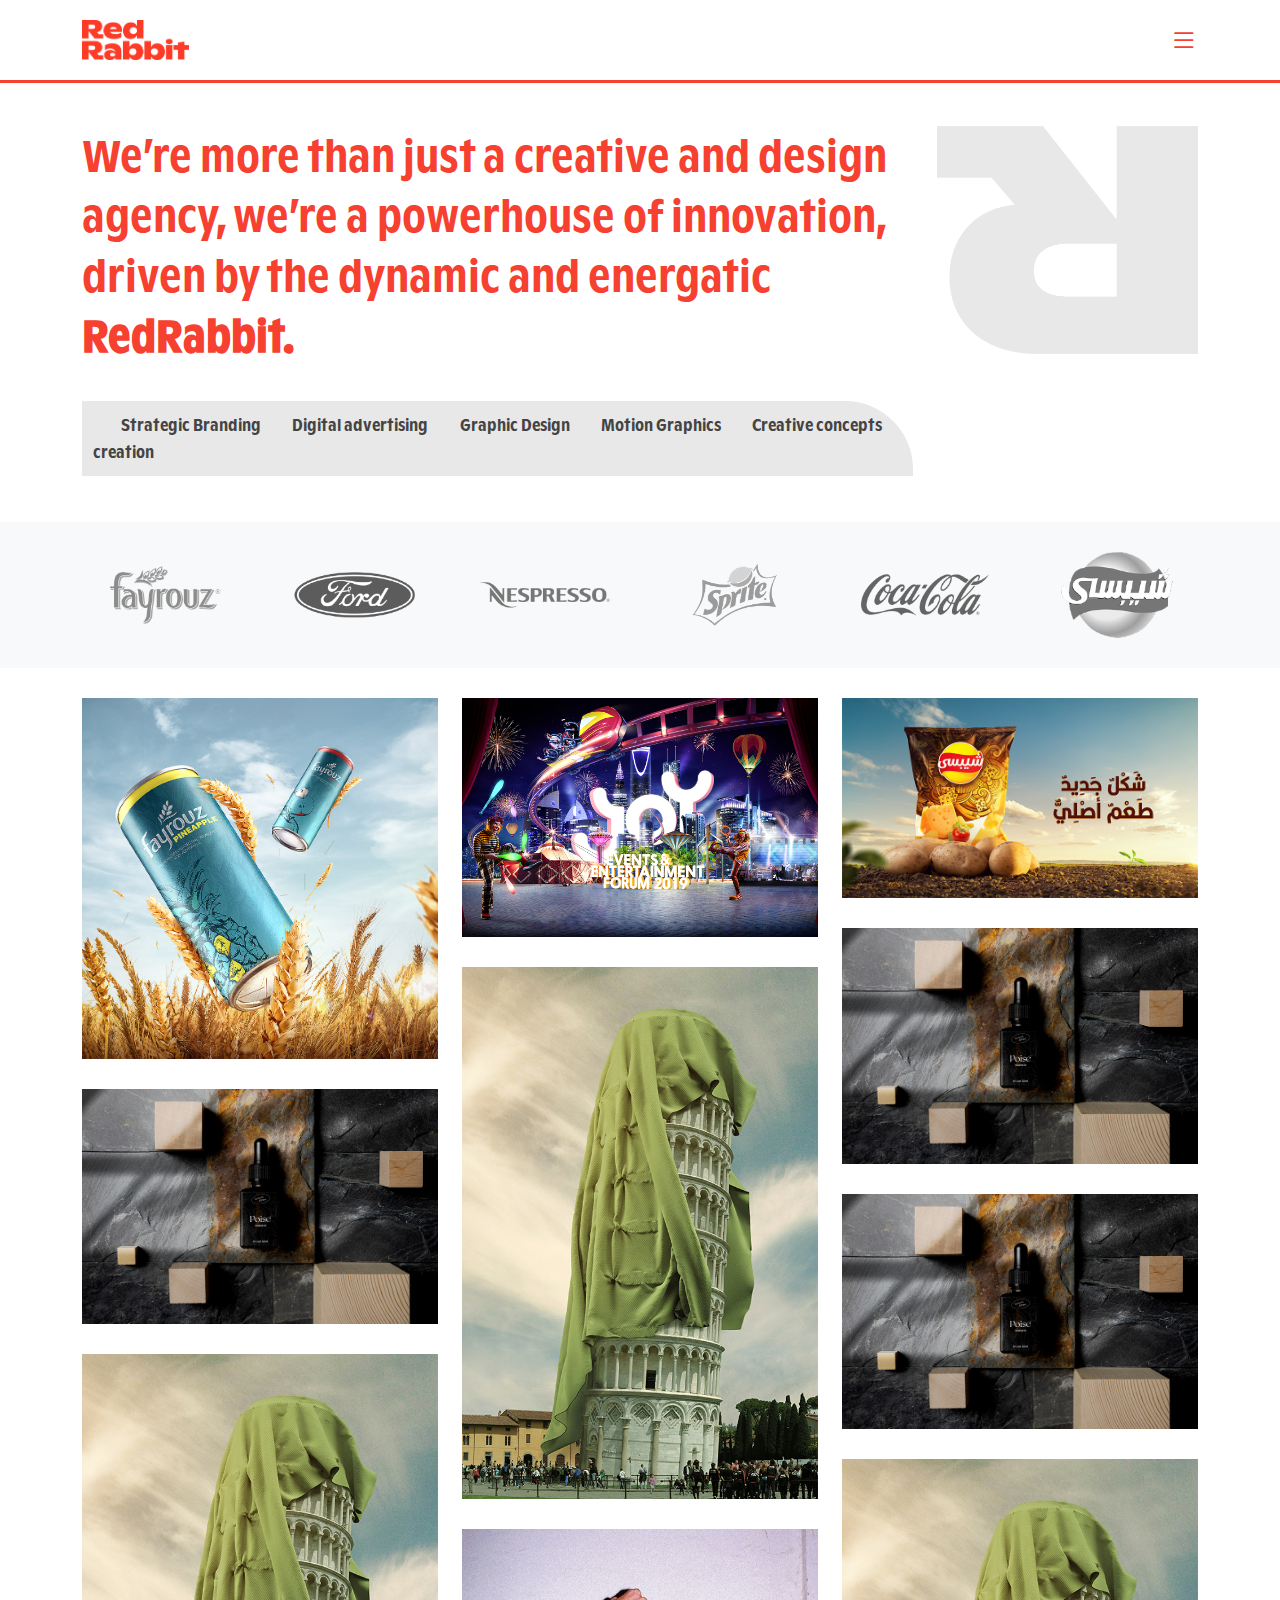
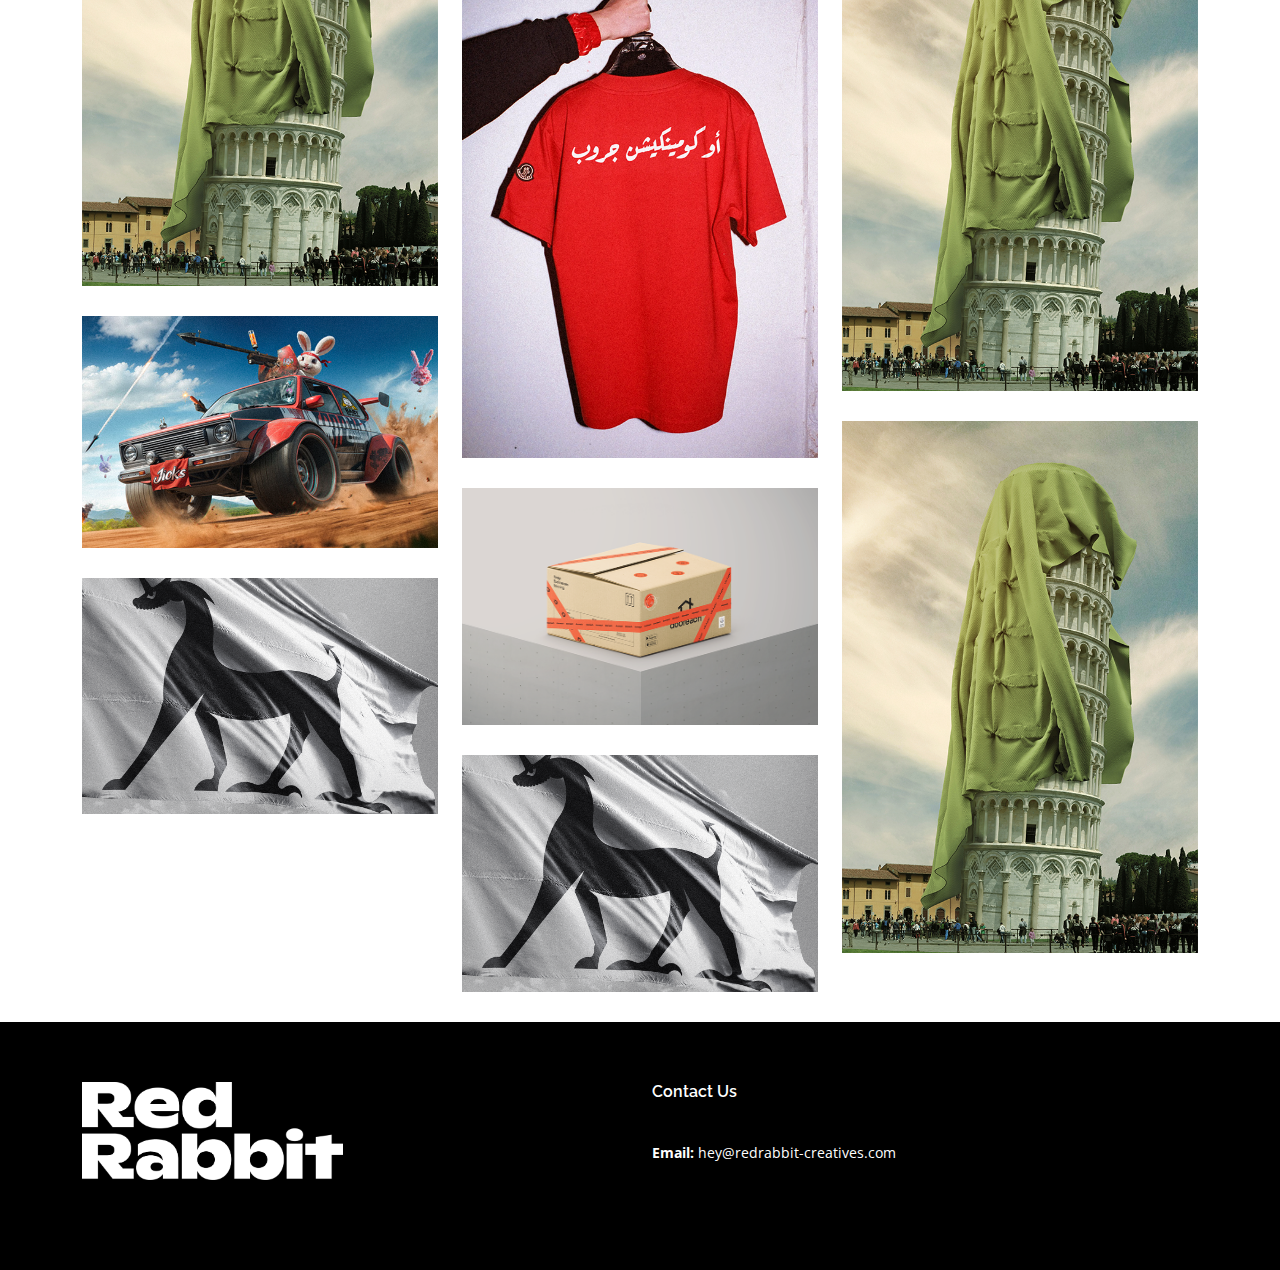
<file: index.html>
<!DOCTYPE html>
<html lang="en">

<head>
  <meta charset="utf-8">
  <meta content="width=device-width, initial-scale=1.0" name="viewport">

  <title>Red Rabbit</title>
  <meta content="" name="description">
  <meta content="" name="keywords">

  <!-- Favicons -->
  <link href="assets/img/favicon.png" rel="icon">
  <link href="assets/img/apple-touch-icon.png" rel="apple-touch-icon">

  <!-- Google Fonts -->
  <link href="https://fonts.googleapis.com/css?family=Open+Sans:300,300i,400,400i,600,600i,700,700i|Raleway:300,300i,400,400i,500,500i,600,600i,700,700i|Poppins:300,300i,400,400i,500,500i,600,600i,700,700i" rel="stylesheet">

  <!-- Vendor CSS Files -->
  <link href="assets/vendor/animate.css/animate.min.css" rel="stylesheet">
  <link href="assets/vendor/bootstrap/css/bootstrap.min.css" rel="stylesheet">
  <link href="assets/vendor/bootstrap-icons/bootstrap-icons.css" rel="stylesheet">
  <link href="assets/vendor/boxicons/css/boxicons.min.css" rel="stylesheet">
  <link href="assets/vendor/glightbox/css/glightbox.min.css" rel="stylesheet">
  <link href="assets/vendor/remixicon/remixicon.css" rel="stylesheet">
  <link href="assets/vendor/swiper/swiper-bundle.min.css" rel="stylesheet">

  <!-- Template Main CSS File -->
  <link href="assets/css/style.css" rel="stylesheet">

</head>

<body>

  <!-- ======= Header ======= -->
  <header id="header" class="fixed-top d-flex align-items-center">
    <div class="container d-flex align-items-center">

      <h1 class="logo me-auto"><a href="index.html">
  
          <img src="assets/img/logo.png" alt="" class="img-fluid" >
   
      </a></h1>


      
      <nav id="navbar" class="navbar">
        <ul style="font-family: ABC;">
          <li><a href="#">Home</a></li>

          <li><a href="#">Story</a></li>
          <li><a href="#" class="active">Portfolio</a></li>
          <li><a href="#">Contact us</a></li>
        </ul>
        <i class="bi bi-list mobile-nav-toggle"> </i>
      </nav><!-- .navbar -->
    </div>
  </header> 
  <!-- End Header -->


  <main id="main">
<!-- ======= Breadcrumbs ======= -->
<br><br><br><br>

    <!-- ======= About Section ======= -->
    <section id="about" class="about">
      <div class="container">

        <div class="row content">
          <div class="col-lg-9">
            <h2  style=" font-family: ABC;">  We’re more than just a creative and design agency,
              we’re a powerhouse of innovation, driven by the
              dynamic and energatic <span style="font-weight: bold;">  RedRabbit. </span></h2>
            <!-- <h3>Voluptatem dignissimos provident quasi corporis voluptates sit assum perenda sruen jonee trave</h3> -->
         
            <!-- <div class="col-lg-12 pt-4 pt-lg-0"> -->
              <!-- <h3>Voluptatem dignissimos provident quasi corporis voluptates sit assum perenda sruen jonee trave</h3> -->
                 <ul style="font-size: 17px;
    background: #e8e8e8;
    padding: 11px;
    border-radius: 0px 68px 0px 0px;
    margin-top: 35px;"> 
                   <li style="font-family: ABC;">   Strategic Branding              </li>
                   <li style="font-family: ABC;">   Digital advertising</li>
                   <li style="font-family: ABC;">   Graphic Design </li>
                   <li style="font-family: ABC;">   Motion Graphics </li>
                   <li style="font-family: ABC;">  Creative concepts creation  </li>
                   <!-- <li style="font-family: ABC;">   Creative execution </li> -->
                 </ul>
                 <!-- <p class="fst-italic">
                   Lorem ipsum dolor sit amet, consectetur adipiscing elit, sed do eiusmod tempor incididunt ut labore et dolore
                   magna aliqua.
                 </p> -->
               <!-- </div> -->
         
         
          </div>






          <div class="col-lg-3">
            <h2  style=" font-family: ABC;">       <img src="assets/img/RR icon.png1/RR icon.png" alt="" class="img-fluid" ></h2>
            <!-- <h3>Voluptatem dignissimos provident quasi corporis voluptates sit assum perenda sruen jonee trave</h3> -->
          </div>

        
        </div>




      

       
      </div>
    </section><!-- End About Section -->








    <!-- ======= About Section ======= -->
    <section id="about" class="about">
      <div class="container">

        <div class="row content">
        
       

 <!-- <div class="col-lg-6">
          <h2 style="font-family: ABC; padding-top: 63px;"></h2>
  <ul style="font-size: 20px;">
    
  </ul>
          </div> -->

        </div>

      </div>
    </section><!-- End About Section -->










    <!-- ======= Clients Section ======= -->
    <section id="clients" class="clients section-bg">
      <div class="container">

        <div class="row">

          <div class="col-lg-2 col-md-4 col-6 d-flex align-items-center justify-content-center">
            <img src="assets/img/clients/client-1.png" class="img-fluid" alt="">
          </div>

          <div class="col-lg-2 col-md-4 col-6 d-flex align-items-center justify-content-center">
            <img src="assets/img/clients/client-2.png" class="img-fluid" alt="">
          </div>

          <div class="col-lg-2 col-md-4 col-6 d-flex align-items-center justify-content-center">
            <img src="assets/img/clients/client-3.png" class="img-fluid" alt="">
          </div>

          <div class="col-lg-2 col-md-4 col-6 d-flex align-items-center justify-content-center"  >
            <img src="assets/img/clients/client-4.png" class="img-fluid" alt="" style="max-width: 70%;">
          </div>

          <div class="col-lg-2 col-md-4 col-6 d-flex align-items-center justify-content-center">
            <img src="assets/img/clients/client-5.png" class="img-fluid" alt="">
          </div>

          <div class="col-lg-2 col-md-4 col-6 d-flex align-items-center justify-content-center">
            <img src="assets/img/clients/client-6.png" class="img-fluid" alt="">
          </div>


        </div>

      </div>
    </section><!-- End Clients Section -->


 











    <!-- ======= Portfolio Section ======= -->
    <section id="portfolio" class="portfolio">
      <div class="container">

        <!-- <div class="row">
          <div class="col-lg-12 d-flex justify-content-center">
            <ul id="portfolio-flters">
              <li data-filter="*" class="filter-active">All</li>
              <li data-filter=".filter-app">App</li>
              <li data-filter=".filter-card">Card</li>
              <li data-filter=".filter-web">Web</li>
            </ul>
          </div>
        </div> -->

        <div class="row portfolio-container">

          <div class="col-lg-4 col-md-6 portfolio-item filter-app">
            <a href="./pags/detail1.html">
            <div class="portfolio-wrap">
           
              <img src="assets/img/portfolio/portfolio-1.png" class="img-fluid" alt="">

            </div>
            </a>
          </div>

          <div class="col-lg-4 col-md-6 portfolio-item filter-web">
            <a href="./pags/detail2.html">
            <div class="portfolio-wrap">
              <img src="assets/img/portfolio/portfolio-2.png" class="img-fluid" alt="">
              <!-- <div class="portfolio-info">
                <h4>Web 3</h4>
                <p>Web</p>
                <div class="portfolio-links">
                  <a href="assets/img/portfolio/portfolio-2.jpg" data-gallery="portfolioGallery" class="portfolio-lightbox" title="Web 3"><i class="bx bx-plus"></i></a>
                  <a href="portfolio-details.html" class="portfolio-details-lightbox" data-glightbox="type: external" title="Portfolio Details"><i class="bx bx-link"></i></a>
                </div>
              </div> -->
            </div>
            </a>
          </div>

          <div class="col-lg-4 col-md-6 portfolio-item filter-app">
            <a href="./pags/detail3.html">
            <div class="portfolio-wrap">
           
              <img src="assets/img/portfolio/portfolio-3.png" class="img-fluid" alt="">
              <!-- <div class="portfolio-info">
                <h4>App 2</h4>
                <p>App</p>
                <div class="portfolio-links">
                  <a href="assets/img/portfolio/portfolio-3.jpg" data-gallery="portfolioGallery" class="portfolio-lightbox" title="App 2"><i class="bx bx-plus"></i></a>
                  <a href="portfolio-details.html" class="portfolio-details-lightbox" data-glightbox="type: external" title="Portfolio Details"><i class="bx bx-link"></i></a>
                </div>
              </div> -->
            </div>
          </a>
          </div>

          <div class="col-lg-4 col-md-6 portfolio-item filter-card">
            <a href="./pags/detail4.html">
            <div class="portfolio-wrap">
              <img src="assets/img/portfolio/portfolio-4.png" class="img-fluid" alt="">
              <!-- <div class="portfolio-info">
                <h4>Card 2</h4>
                <p>Card</p>
                <div class="portfolio-links">
                  <a href="assets/img/portfolio/portfolio-4.jpg" data-gallery="portfolioGallery" class="portfolio-lightbox" title="Card 2"><i class="bx bx-plus"></i></a>
                  <a href="portfolio-details.html" class="portfolio-details-lightbox" data-glightbox="type: external" title="Portfolio Details"><i class="bx bx-link"></i></a>
                </div>
              </div> -->
            </div>
            </a>
          </div>



          <div class="col-lg-4 col-md-6 portfolio-item filter-web">
            <a href="./pags/detail5.html">
            <div class="portfolio-wrap">
              <img src="assets/img/portfolio/portfolio-5.png" class="img-fluid" alt="">
              <!-- <div class="portfolio-info">
                <h4>Web 2</h4>
                <p>Web</p>
                <div class="portfolio-links">
                  <a href="assets/img/portfolio/portfolio-5.jpg" data-gallery="portfolioGallery" class="portfolio-lightbox" title="Web 2"><i class="bx bx-plus"></i></a>
                  <a href="portfolio-details.html" class="portfolio-details-lightbox" data-glightbox="type: external" title="Portfolio Details"><i class="bx bx-link"></i></a>
                </div>
              </div> -->
            </div>
            </a>
          </div>





          <div class="col-lg-4 col-md-6 portfolio-item filter-card">
            <a href="./pags/detail4.html">
            <div class="portfolio-wrap">
              <img src="assets/img/portfolio/portfolio-4.png" class="img-fluid" alt="">
              <!-- <div class="portfolio-info">
                <h4>Card 2</h4>
                <p>Card</p>
                <div class="portfolio-links">
                  <a href="assets/img/portfolio/portfolio-4.jpg" data-gallery="portfolioGallery" class="portfolio-lightbox" title="Card 2"><i class="bx bx-plus"></i></a>
                  <a href="portfolio-details.html" class="portfolio-details-lightbox" data-glightbox="type: external" title="Portfolio Details"><i class="bx bx-link"></i></a>
                </div>
              </div> -->
            </div>
            </a>
          </div>

          <div class="col-lg-4 col-md-6 portfolio-item filter-card">
            <a href="./pags/detail4.html">
            <div class="portfolio-wrap">
              <img src="assets/img/portfolio/portfolio-4.png" class="img-fluid" alt="">
              <!-- <div class="portfolio-info">
                <h4>Card 2</h4>
                <p>Card</p>
                <div class="portfolio-links">
                  <a href="assets/img/portfolio/portfolio-4.jpg" data-gallery="portfolioGallery" class="portfolio-lightbox" title="Card 2"><i class="bx bx-plus"></i></a>
                  <a href="portfolio-details.html" class="portfolio-details-lightbox" data-glightbox="type: external" title="Portfolio Details"><i class="bx bx-link"></i></a>
                </div>
              </div> -->
            </div>
            </a>
          </div>


      
          
          
          <div class="col-lg-4 col-md-6 portfolio-item filter-web">
            <a href="./pags/detail5.html">
            <div class="portfolio-wrap">
              <img src="assets/img/portfolio/portfolio-5.png" class="img-fluid" alt="">
              <!-- <div class="portfolio-info">
                <h4>Web 2</h4>
                <p>Web</p>
                <div class="portfolio-links">
                  <a href="assets/img/portfolio/portfolio-5.jpg" data-gallery="portfolioGallery" class="portfolio-lightbox" title="Web 2"><i class="bx bx-plus"></i></a>
                  <a href="portfolio-details.html" class="portfolio-details-lightbox" data-glightbox="type: external" title="Portfolio Details"><i class="bx bx-link"></i></a>
                </div>
              </div> -->
            </div>
            </a>
          </div>  <div class="col-lg-4 col-md-6 portfolio-item filter-web">
            <a href="./pags/detail5.html">
            <div class="portfolio-wrap">
              <img src="assets/img/portfolio/portfolio-5.png" class="img-fluid" alt="">
              <!-- <div class="portfolio-info">
                <h4>Web 2</h4>
                <p>Web</p>
                <div class="portfolio-links">
                  <a href="assets/img/portfolio/portfolio-5.jpg" data-gallery="portfolioGallery" class="portfolio-lightbox" title="Web 2"><i class="bx bx-plus"></i></a>
                  <a href="portfolio-details.html" class="portfolio-details-lightbox" data-glightbox="type: external" title="Portfolio Details"><i class="bx bx-link"></i></a>
                </div>
              </div> -->
            </div>
            </a>
          </div>





          <div class="col-lg-4 col-md-6 portfolio-item filter-app">
            <a href="./pags/detail6.html">
            <div class="portfolio-wrap">
              <img src="assets/img/portfolio/portfolio-6.png" class="img-fluid" alt="">
              <!-- <div class="portfolio-info">
                <h4>App 3</h4>
                <p>App</p>
                <div class="portfolio-links">
                  <a href="assets/img/portfolio/portfolio-6.jpg" data-gallery="portfolioGallery" class="portfolio-lightbox" title="App 3"><i class="bx bx-plus"></i></a>
                  <a href="portfolio-details.html" class="portfolio-details-lightbox" data-glightbox="type: external" title="Portfolio Details"><i class="bx bx-link"></i></a>
                </div>
              </div> -->
            </div>
            </a>
          </div>

          <div class="col-lg-4 col-md-6 portfolio-item filter-card">
            <a href="./pags/detail7.html">

            <div class="portfolio-wrap">
              <img src="assets/img/portfolio/portfolio-7.png" class="img-fluid" alt="">
              <!-- <div class="portfolio-info">
                <h4>Card 1</h4>
                <p>Card</p>
                <div class="portfolio-links">
                  <a href="assets/img/portfolio/portfolio-7.jpg" data-gallery="portfolioGallery" class="portfolio-lightbox" title="Card 1"><i class="bx bx-plus"></i></a>
                  <a href="portfolio-details.html" class="portfolio-details-lightbox" data-glightbox="type: external" title="Portfolio Details"><i class="bx bx-link"></i></a>
                </div>
              </div> -->
            </div>

            </a>
          </div>




          <div class="col-lg-4 col-md-6 portfolio-item filter-web">
            <a href="./pags/detail5.html">
            <div class="portfolio-wrap">
              <img src="assets/img/portfolio/portfolio-5.png" class="img-fluid" alt="">
              <!-- <div class="portfolio-info">
                <h4>Web 2</h4>
                <p>Web</p>
                <div class="portfolio-links">
                  <a href="assets/img/portfolio/portfolio-5.jpg" data-gallery="portfolioGallery" class="portfolio-lightbox" title="Web 2"><i class="bx bx-plus"></i></a>
                  <a href="portfolio-details.html" class="portfolio-details-lightbox" data-glightbox="type: external" title="Portfolio Details"><i class="bx bx-link"></i></a>
                </div>
              </div> -->
            </div>
            </a>
          </div> 
          




          <div class="col-lg-4 col-md-6 portfolio-item filter-card">
            <a href="./pags/detail8.html">
            <div class="portfolio-wrap">
              <img src="assets/img/portfolio/portfolio-8.png" class="img-fluid" alt="">
              <!-- <div class="portfolio-info">
                <h4>Card 3</h4>
                <p>Card</p>
                <div class="portfolio-links">
                  <a href="assets/img/portfolio/portfolio-8.jpg" data-gallery="portfolioGallery" class="portfolio-lightbox" title="Card 3"><i class="bx bx-plus"></i></a>
                  <a href="portfolio-details.html" class="portfolio-details-lightbox" data-glightbox="type: external" title="Portfolio Details"><i class="bx bx-link"></i></a>
                </div>
              </div> -->
            </div>
            </a>
          </div>

          <div class="col-lg-4 col-md-6 portfolio-item filter-web">
            <a href="./pags/detail9.html">
            <div class="portfolio-wrap">
              <img src="assets/img/portfolio/portfolio-9.png" class="img-fluid" alt="">
              <!-- <div class="portfolio-info">
                <h4>Web 3</h4>
                <p>Web</p>
                <div class="portfolio-links">
                  <a href="assets/img/portfolio/portfolio-9.jpg" data-gallery="portfolioGallery" class="portfolio-lightbox" title="Web 3"><i class="bx bx-plus"></i></a>
                  <a href="portfolio-details.html" class="portfolio-details-lightbox" data-glightbox="type: external" title="Portfolio Details"><i class="bx bx-link"></i></a>
                </div>
              </div> -->
            </div>
          </a>
          </div>



          
          <div class="col-lg-4 col-md-6 portfolio-item filter-web">
            <a href="./pags/detail9.html">
            <div class="portfolio-wrap">
              <img src="assets/img/portfolio/portfolio-9.png" class="img-fluid" alt="">
              <!-- <div class="portfolio-info">
                <h4>Web 3</h4>
                <p>Web</p>
                <div class="portfolio-links">
                  <a href="assets/img/portfolio/portfolio-9.jpg" data-gallery="portfolioGallery" class="portfolio-lightbox" title="Web 3"><i class="bx bx-plus"></i></a>
                  <a href="portfolio-details.html" class="portfolio-details-lightbox" data-glightbox="type: external" title="Portfolio Details"><i class="bx bx-link"></i></a>
                </div>
              </div> -->
            </div>
          </a>
          </div>




        </div>






        
      </div>
    </section><!-- End Portfolio Section -->











  </main><!-- End #main -->

  <!-- ======= Footer ======= -->
  <footer id="footer">
    <div class="footer-top">
      <div class="container">
        <div class="row">

          <div class="col-lg-3 col-md-6">
            <div class="footer-info">
              <h1 class="logo me-auto"><a href="index.html">
  
                <img src="assets/img/logoo.png" alt="" class="img-fluid" >

              
      
            </a></h1>
      
              <!-- <div class="social-links mt-3">
                <a href="#" class="twitter"><i class="bx bxl-twitter"></i></a>
                <a href="#" class="facebook"><i class="bx bxl-facebook"></i></a>
                <a href="#" class="instagram"><i class="bx bxl-instagram"></i></a>
                <a href="#" class="google-plus"><i class="bx bxl-skype"></i></a>
                <a href="#" class="linkedin"><i class="bx bxl-linkedin"></i></a>
              </div> -->
            </div>
          </div>

      

          <div class="col-lg-3 col-md-6 footer-links">
          <!-- <h4>Contact</h4>
           <li><i class="bx bx-chevron-right"></i> <a href="#">Story</a></li>
              <li><i class="bx bx-chevron-right"></i> <a href="#">Portfolio</a></li>
              <li><i class="bx bx-chevron-right"></i> <a href="#">contact Us</a></li>
      
            </ul> -->
          </div>

          <div class="col-lg-4 col-md-6 footer-newsletter">
            <h4> Contact Us</h4>
            <p>
             
              <br>
                      <strong>Email:</strong> hey@redrabbit-creatives.com<br>
                    </p>
            <!-- <form action="" method="post">
              <input type="email" name="email"><input type="submit" value="Subscribe">
            </form> -->

          </div>

        </div>
      </div>
    </div>


  </footer><!-- End Footer -->

  <a href="#" class="back-to-top d-flex align-items-center justify-content-center"><i class="bi bi-arrow-up-short"></i></a>

  <!-- Vendor JS Files -->
  <script src="assets/vendor/bootstrap/js/bootstrap.bundle.min.js"></script>
  <script src="assets/vendor/glightbox/js/glightbox.min.js"></script>
  <script src="assets/vendor/isotope-layout/isotope.pkgd.min.js"></script>
  <script src="assets/vendor/swiper/swiper-bundle.min.js"></script>
  <script src="assets/vendor/waypoints/noframework.waypoints.js"></script>
  <script src="assets/vendor/php-email-form/validate.js"></script>

  <!-- Template Main JS File -->
  <script src="assets/js/main.js"></script>

</body>

</html>
</file>
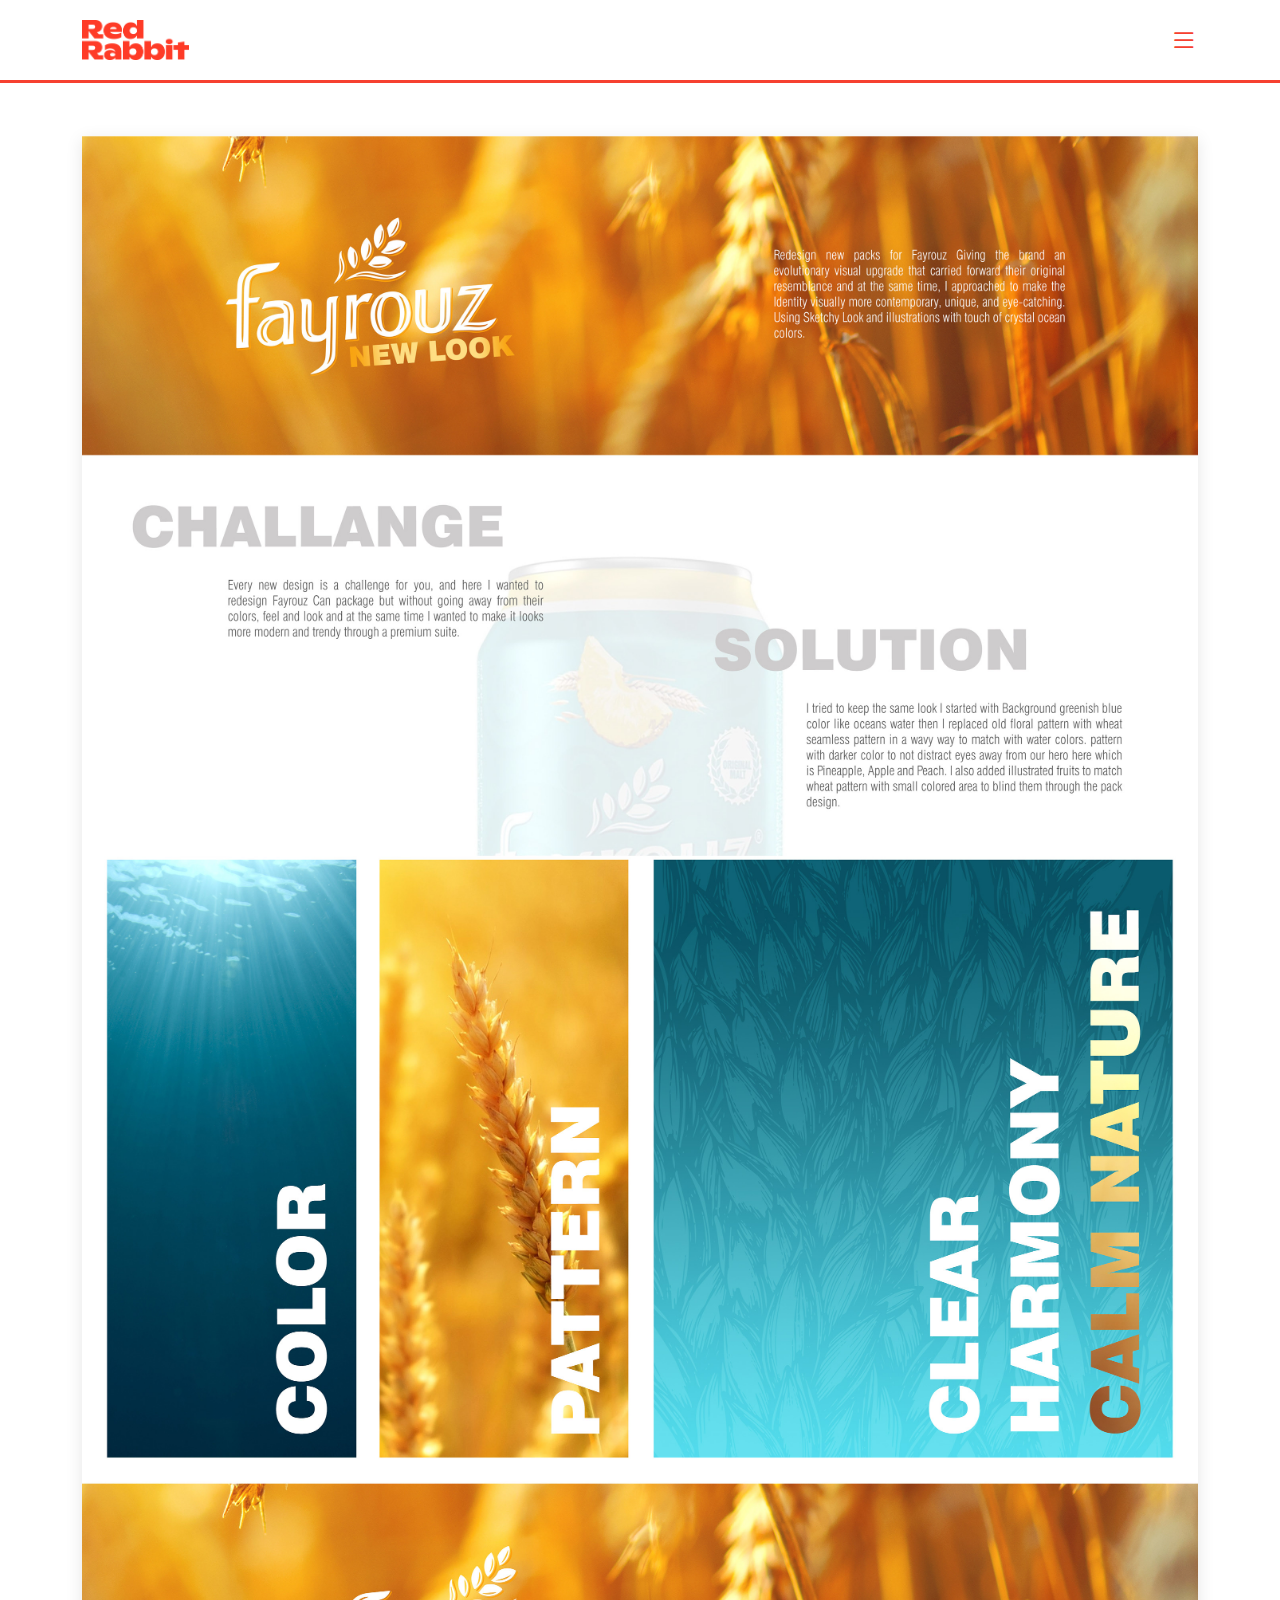
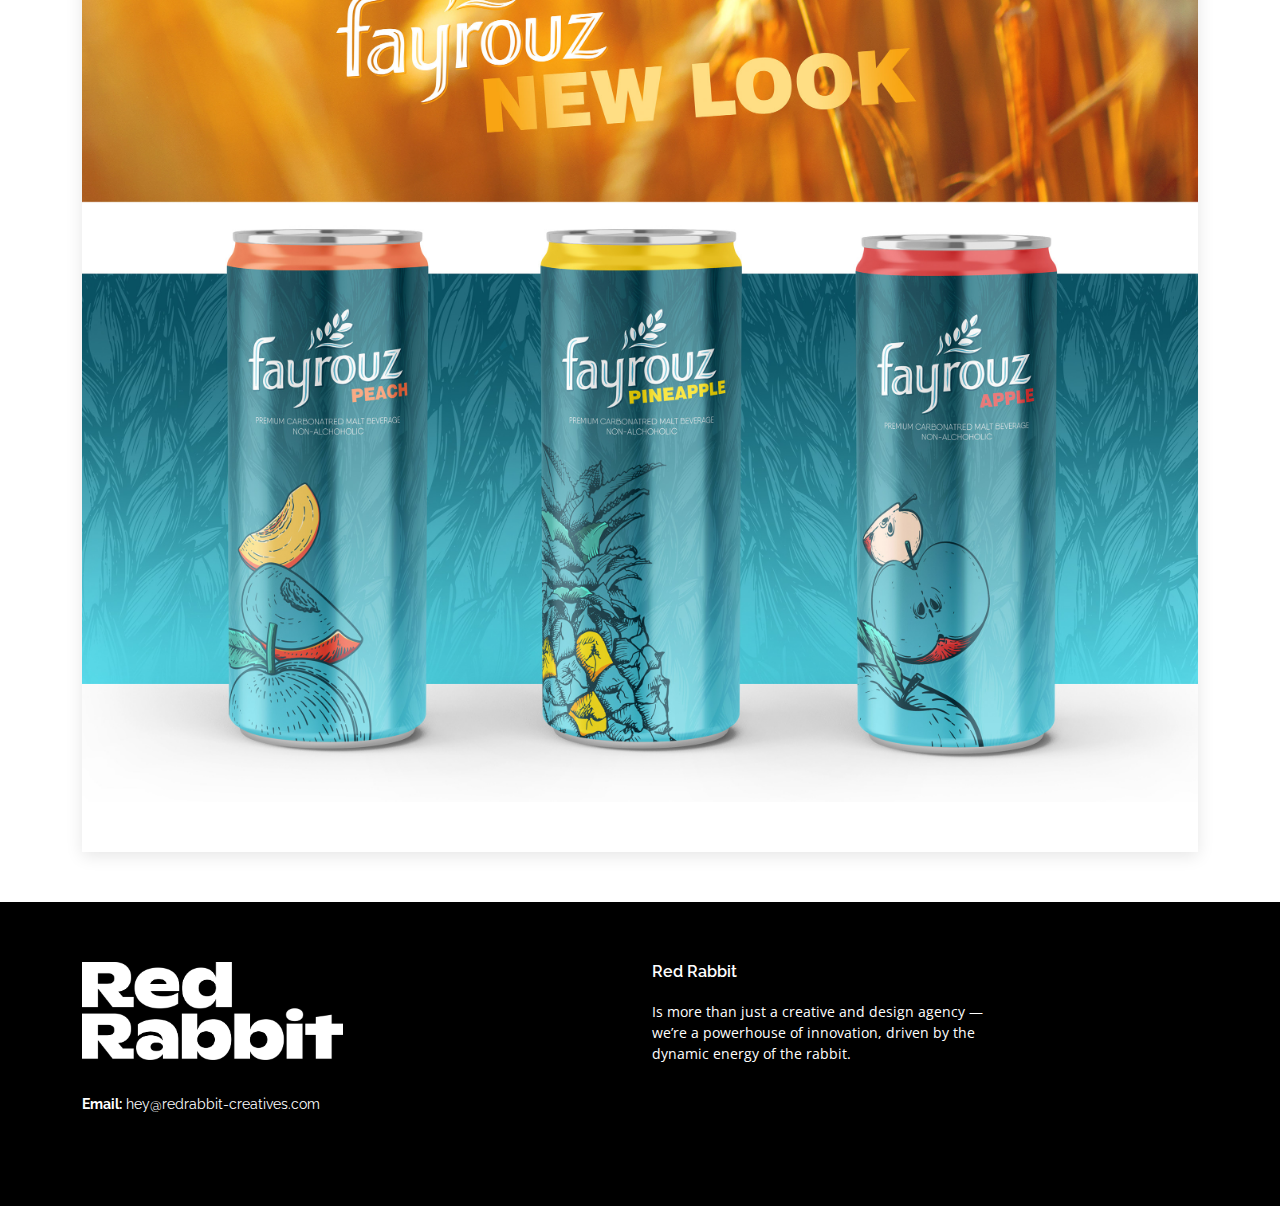
<file: pags/detail1.html>
<!DOCTYPE html>
<html lang="en">

<head>
  <meta charset="utf-8">
  <meta content="width=device-width, initial-scale=1.0" name="viewport">

  <title>Red Rabbit</title>
  <meta content="" name="description">
  <meta content="" name="keywords">

  <!-- Favicons -->
  <link href="../assets/img/favicon.png" rel="icon">
  <link href="../assets/img/apple-touch-icon.png" rel="apple-touch-icon">

  <!-- Google Fonts -->
  <link href="https://fonts.googleapis.com/css?family=Open+Sans:300,300i,400,400i,600,600i,700,700i|Raleway:300,300i,400,400i,500,500i,600,600i,700,700i|Poppins:300,300i,400,400i,500,500i,600,600i,700,700i" rel="stylesheet">

  <!-- Vendor CSS Files -->
  <link href="../assets/vendor/animate.css/animate.min.css" rel="stylesheet">
  <link href="../assets/vendor/bootstrap/css/bootstrap.min.css" rel="stylesheet">
  <link href="../assets/vendor/bootstrap-icons/bootstrap-icons.css" rel="stylesheet">
  <link href="../assets/vendor/boxicons/css/boxicons.min.css" rel="stylesheet">
  <link href="../assets/vendor/glightbox/css/glightbox.min.css" rel="stylesheet">
  <link href="../assets/vendor/remixicon/remixicon.css" rel="stylesheet">
  <link href="../assets/vendor/swiper/swiper-bundle.min.css" rel="stylesheet">

  <!-- Template Main CSS File -->
  <link href="../assets/css/style.css" rel="stylesheet">

  <!-- =======================================================

  ======================================================== -->
</head>

<body>

  <!-- ======= Header ======= -->
  <header id="header" class="fixed-top d-flex align-items-center">
    <div class="container d-flex align-items-center">

      <h1 class="logo me-auto"><a href="../index.html">
  
          <img src="../assets/img/logo.png" alt="" class="img-fluid" >
          
    

      </a></h1>



      <!-- Uncomment below if you prefer to use an image logo -->
      <!-- <a href="index.html" class="logo me-auto"><img src="assets/img/logo.png" alt="" class="img-fluid"></a>-->

      <nav id="navbar" class="navbar">
        <ul style="font-family: ABC;">
          <li><a href="../index.html">Home</a></li>
<!-- 
          <li class="dropdown"><a href="#"><span>About</span> <i class="bi bi-chevron-down"></i></a>
            <ul>
              <li><a href="about.html">About</a></li>
             <li><a href="team.html">Team</a></li> -->
              <!-- <li><a href="testimonials.html">Testimonials</a></li> -->

              <!-- <li class="dropdown"><a href="#"><span>Deep Drop Down</span> <i class="bi bi-chevron-right"></i></a>
                <ul>
                  <li><a href="#">Deep Drop Down 1</a></li>
                  <li><a href="#">Deep Drop Down 2</a></li>
                  <li><a href="#">Deep Drop Down 3</a></li>
                  <li><a href="#">Deep Drop Down 4</a></li>
                  <li><a href="#">Deep Drop Down 5</a></li>
                </ul>
              </li> -->
            <!-- </ul>
          </li>  -->
          <li><a href="#">Story</a></li>
          <li><a href="#" class="active">Portfolio</a></li>
          <!-- <li><a href="pricing.html">Pricing</a></li>
          <li><a href="blog.html">Blog</a></li> -->

          <li><a href="#">Contact us</a></li>
          <!-- <li><a href="index.html" class="getstarted">Get Started</a></li> -->
        </ul>
        <i class="bi bi-list mobile-nav-toggle"></i>
      </nav><!-- .navbar -->

    </div>
  </header><!-- End Header -->

  <main id="main">

 <br><br><br><br>
    <!-- ======= Blog Single Section ======= -->
    <section id="blog" class="blog">
      <div class="container" data-aos="fade-up">

        <div class="row">

          <div class="col-lg-12 entries">

            <article class="entry entry-single">

              <div class="entry-img">
                <img src="../assets/img/blog/blog-1.jpg" alt="" class="img-fluid">
              </div>

          

          </div><!-- End blog entries list -->

  
        </div>

      </div>
    </section><!-- End Blog Single Section -->

  </main><!-- End #main -->

  <!-- ======= Footer ======= -->
  <footer id="footer">
    <div class="footer-top">
      <div class="container">
        <div class="row">

          <div class="col-lg-3 col-md-6">
            <div class="footer-info">
              <h1 class="logo me-auto"><a href="../index.html">
  
                <img src="../assets/img/logoo.png" alt="" class="img-fluid" >

              
      
            </a></h1>
           <p>
             
        <br>
                <strong>Email:</strong> hey@redrabbit-creatives.com<br>
              </p>
              <!-- <div class="social-links mt-3">
                <a href="#" class="twitter"><i class="bx bxl-twitter"></i></a>
                <a href="#" class="facebook"><i class="bx bxl-facebook"></i></a>
                <a href="#" class="instagram"><i class="bx bxl-instagram"></i></a>
                <a href="#" class="google-plus"><i class="bx bxl-skype"></i></a>
                <a href="#" class="linkedin"><i class="bx bxl-linkedin"></i></a>
              </div> -->
            </div>
          </div>

          <!-- <div class="col-lg-2 col-md-6 footer-links">
            <h4>Useful Links</h4>
            <ul>
              <li><i class="bx bx-chevron-right"></i> <a href="#">Home</a></li>
              <li><i class="bx bx-chevron-right"></i> <a href="#">About us</a></li>
              <li><i class="bx bx-chevron-right"></i> <a href="#">Services</a></li>
              <li><i class="bx bx-chevron-right"></i> <a href="#">Terms of service</a></li>
              <li><i class="bx bx-chevron-right"></i> <a href="#">Privacy policy</a></li>
            </ul>
          </div> -->

          <div class="col-lg-3 col-md-6 footer-links">
            <!-- <h4>Our Services</h4> -->
            <ul>
              <!-- <li><i class="bx bx-chevron-right"></i> <a href="#">Story</a></li>
              <li><i class="bx bx-chevron-right"></i> <a href="#">Portfolio</a></li>
              <li><i class="bx bx-chevron-right"></i> <a href="#">contact Us</a></li>
         -->
            </ul>
          </div>

          <div class="col-lg-4 col-md-6 footer-newsletter">
            <h4> Red Rabbit</h4>
            <p>Is more than just a creative and design agency — we’re a powerhouse of innovation,
               driven by the dynamic energy of the rabbit.
            </p>
            <!-- <form action="" method="post">
              <input type="email" name="email"><input type="submit" value="Subscribe">
            </form> -->

          </div>

        </div>
      </div>
    </div>

 
  </footer><!-- End Footer -->

  <a href="#" class="back-to-top d-flex align-items-center justify-content-center"><i class="bi bi-arrow-up-short"></i></a>

  <!-- Vendor JS Files -->
  <script src="../assets/vendor/bootstrap/js/bootstrap.bundle.min.js"></script>
  <script src="../assets/vendor/glightbox/js/glightbox.min.js"></script>
  <script src="../assets/vendor/isotope-layout/isotope.pkgd.min.js"></script>
  <script src="../assets/vendor/swiper/swiper-bundle.min.js"></script>
  <script src="../assets/vendor/waypoints/noframework.waypoints.js"></script>
  <script src="../assets/vendor/php-email-form/validate.js"></script>

  <!-- Template Main JS File -->
  <script src="../assets/js/main.js"></script>

</body>

</html>
</file>
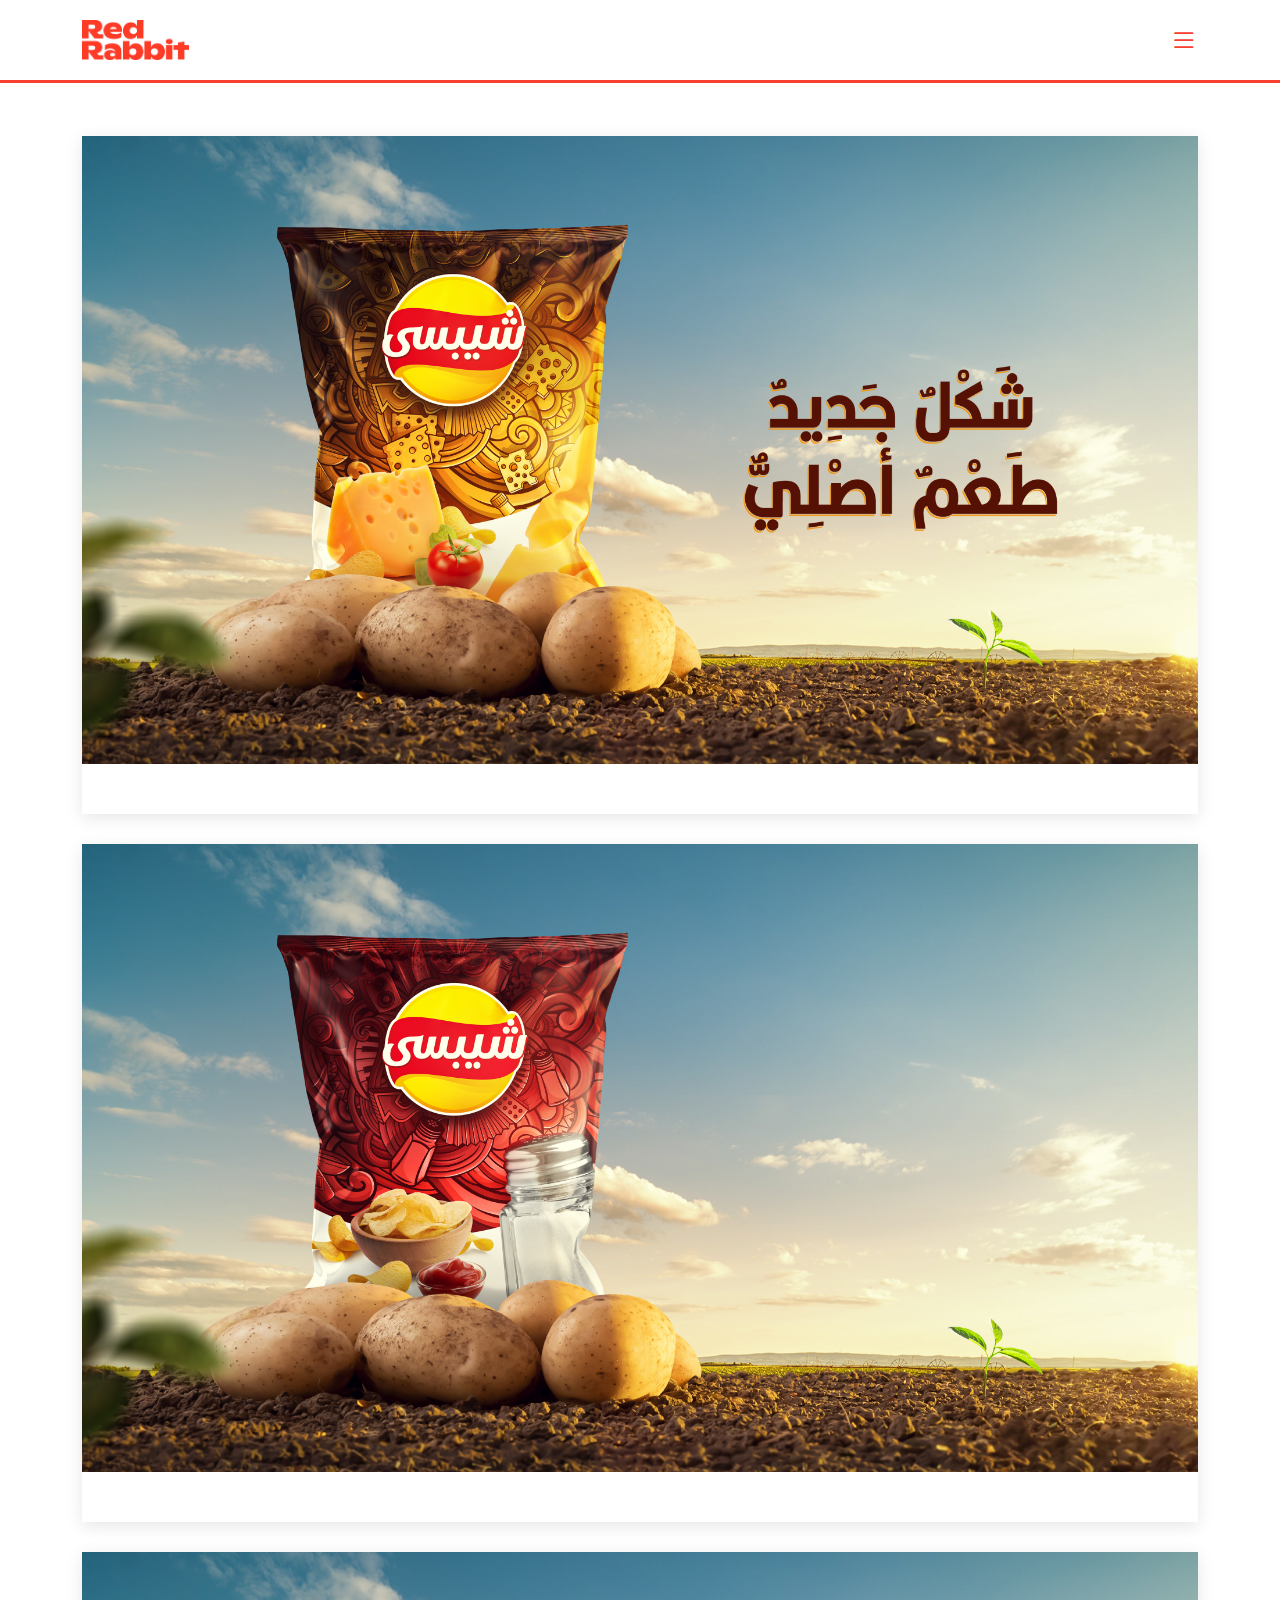
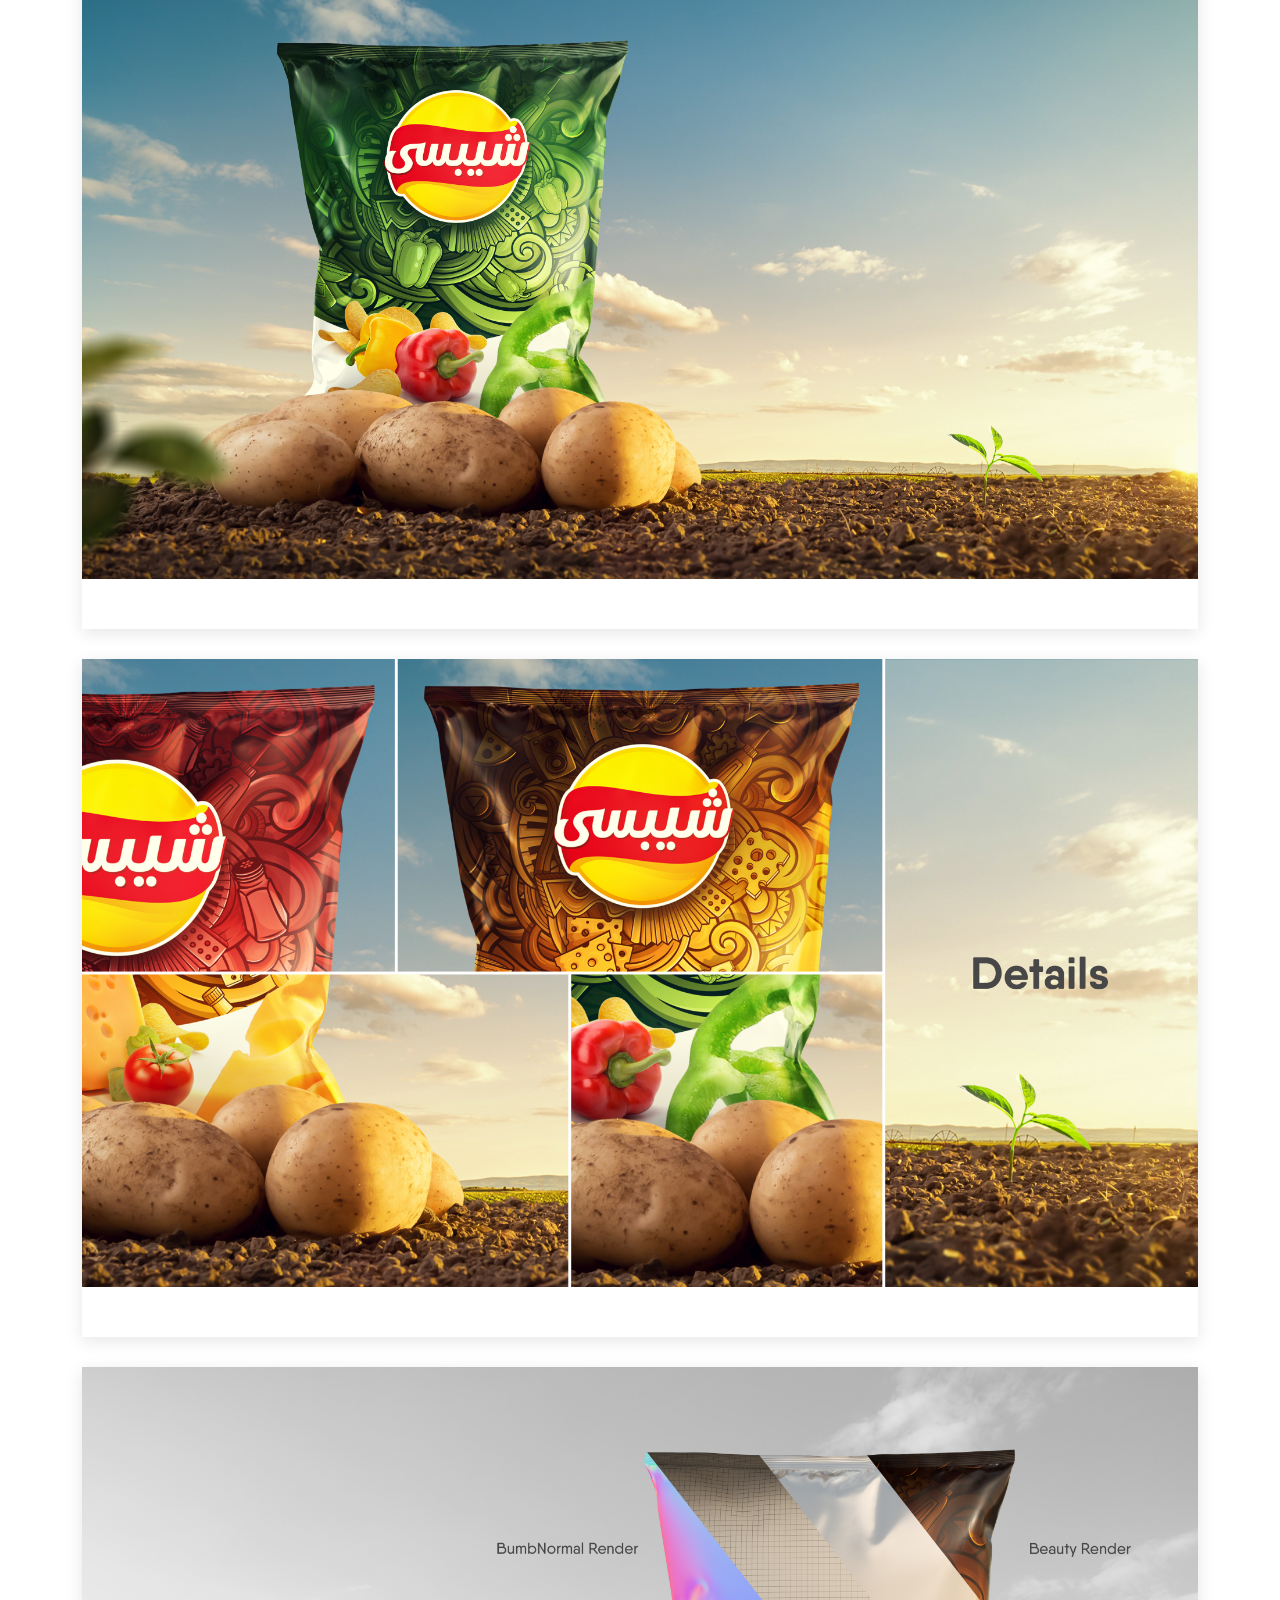
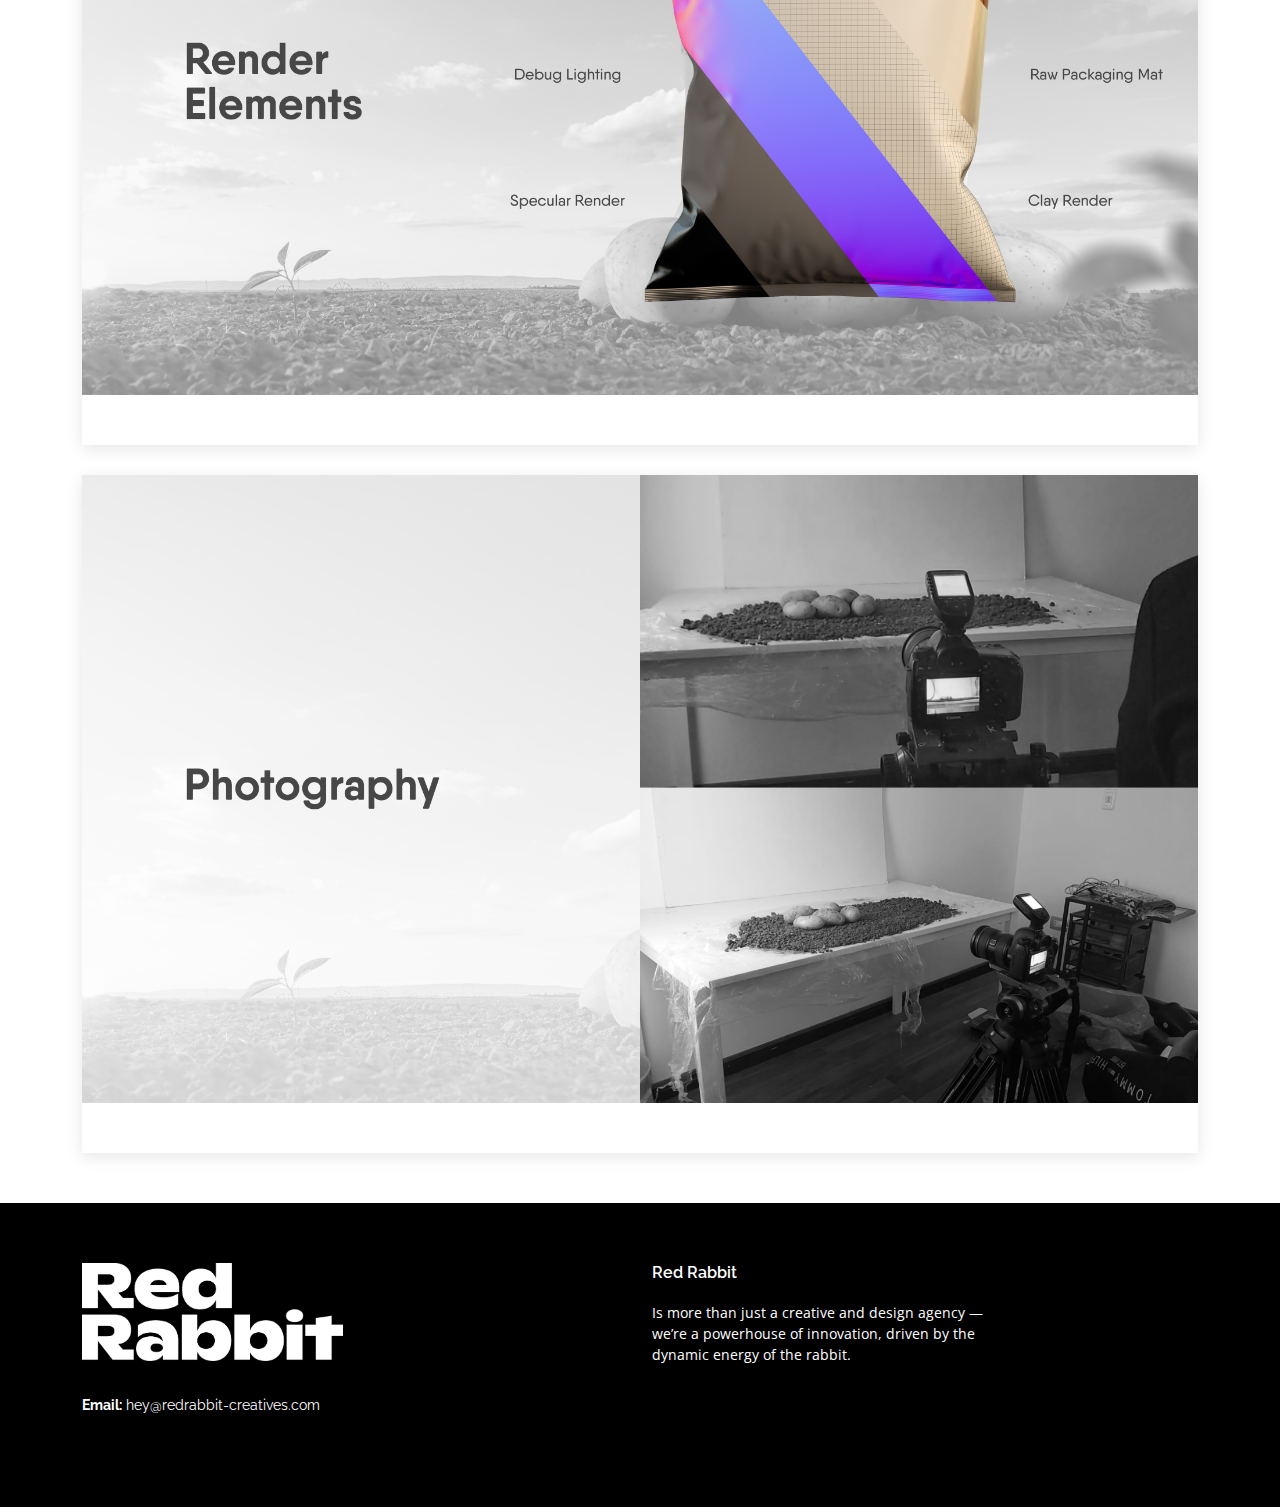
<file: pags/detail3.html>
<!DOCTYPE html>
<html lang="en">

<head>
  <meta charset="utf-8">
  <meta content="width=device-width, initial-scale=1.0" name="viewport">

  <title>Red Rabbit</title>
  <meta content="" name="description">
  <meta content="" name="keywords">

  <!-- Favicons -->
  <link href="../assets/img/favicon.png" rel="icon">
  <link href="../assets/img/apple-touch-icon.png" rel="apple-touch-icon">

  <!-- Google Fonts -->
  <link href="https://fonts.googleapis.com/css?family=Open+Sans:300,300i,400,400i,600,600i,700,700i|Raleway:300,300i,400,400i,500,500i,600,600i,700,700i|Poppins:300,300i,400,400i,500,500i,600,600i,700,700i" rel="stylesheet">

  <!-- Vendor CSS Files -->
  <link href="../assets/vendor/animate.css/animate.min.css" rel="stylesheet">
  <link href="../assets/vendor/bootstrap/css/bootstrap.min.css" rel="stylesheet">
  <link href="../assets/vendor/bootstrap-icons/bootstrap-icons.css" rel="stylesheet">
  <link href="../assets/vendor/boxicons/css/boxicons.min.css" rel="stylesheet">
  <link href="../assets/vendor/glightbox/css/glightbox.min.css" rel="stylesheet">
  <link href="../assets/vendor/remixicon/remixicon.css" rel="stylesheet">
  <link href="../assets/vendor/swiper/swiper-bundle.min.css" rel="stylesheet">

  <!-- Template Main CSS File -->
  <link href="../assets/css/style.css" rel="stylesheet">

  <!-- =======================================================

  ======================================================== -->
</head>

<body>

  <!-- ======= Header ======= -->
  <header id="header" class="fixed-top d-flex align-items-center">
    <div class="container d-flex align-items-center">

      <h1 class="logo me-auto"><a href="../index.html">
  
          <img src="../assets/img/logo.png" alt="" class="img-fluid" >
          
    

      </a></h1>



      <!-- Uncomment below if you prefer to use an image logo -->
      <!-- <a href="index.html" class="logo me-auto"><img src="assets/img/logo.png" alt="" class="img-fluid"></a>-->

      <nav id="navbar" class="navbar">
        <ul style="font-family: ABC;">
          <li><a href="../index.html">Home</a></li>
<!-- 
          <li class="dropdown"><a href="#"><span>About</span> <i class="bi bi-chevron-down"></i></a>
            <ul>
              <li><a href="about.html">About</a></li>
             <li><a href="team.html">Team</a></li> -->
              <!-- <li><a href="testimonials.html">Testimonials</a></li> -->

              <!-- <li class="dropdown"><a href="#"><span>Deep Drop Down</span> <i class="bi bi-chevron-right"></i></a>
                <ul>
                  <li><a href="#">Deep Drop Down 1</a></li>
                  <li><a href="#">Deep Drop Down 2</a></li>
                  <li><a href="#">Deep Drop Down 3</a></li>
                  <li><a href="#">Deep Drop Down 4</a></li>
                  <li><a href="#">Deep Drop Down 5</a></li>
                </ul>
              </li> -->
            <!-- </ul>
          </li>  -->
          <li><a href="#">Story</a></li>
          <li><a href="#" class="active">Portfolio</a></li>
          <!-- <li><a href="pricing.html">Pricing</a></li>
          <li><a href="blog.html">Blog</a></li> -->

          <li><a href="#">Contact us</a></li>
          <!-- <li><a href="index.html" class="getstarted">Get Started</a></li> -->
        </ul>
        <i class="bi bi-list mobile-nav-toggle"></i>
      </nav><!-- .navbar -->

    </div>
  </header><!-- End Header -->

  <main id="main">

 <br><br><br><br>
    <!-- ======= Blog Single Section ======= -->
    <section id="blog" class="blog">
      <div class="container" data-aos="fade-up">

        <div class="row">

          <div class="col-lg-12 entries">

            <article class="entry entry-single">

              <div class="entry-img">
                <img src="../assets/img/detils/Chipsy/1.jpg" alt="" class="img-fluid">
              </div>

          </div><!-- End blog entries list -->
          <div class="col-lg-12 entries">

            <article class="entry entry-single">

              <div class="entry-img">
                <img src="../assets/img/detils/Chipsy/2.jpg" alt="" class="img-fluid">
              </div>

          </div><!-- End blog entries list -->


          <div class="col-lg-12 entries">

            <article class="entry entry-single">

              <div class="entry-img">
                <img src="../assets/img/detils/Chipsy/3.jpg" alt="" class="img-fluid">
              </div>

          </div><!-- End blog entries list -->

          <div class="col-lg-12 entries">

            <article class="entry entry-single">

              <div class="entry-img">
                <img src="../assets/img/detils/Chipsy/4.jpg" alt="" class="img-fluid">
              </div>

          </div><!-- End blog entries list -->


          <div class="col-lg-12 entries">

            <article class="entry entry-single">

              <div class="entry-img">
                <img src="../assets/img/detils/Chipsy/5.jpg" alt="" class="img-fluid">
              </div>

          </div><!-- End blog entries list -->



          <div class="col-lg-12 entries">

            <article class="entry entry-single">

              <div class="entry-img">
                <img src="../assets/img/detils/Chipsy/6.jpg" alt="" class="img-fluid">
              </div>

          </div><!-- End blog entries list -->







        </div>
      </div>
    </section><!-- End Blog Single Section -->














  </main><!-- End #main -->

  <!-- ======= Footer ======= -->
  <footer id="footer">
    <div class="footer-top">
      <div class="container">
        <div class="row">

          <div class="col-lg-3 col-md-6">
            <div class="footer-info">
              <h1 class="logo me-auto"><a href="../index.html">
  
                <img src="../assets/img/logoo.png" alt="" class="img-fluid" >

              
      
            </a></h1>
           <p>
             
        <br>
                <strong>Email:</strong> hey@redrabbit-creatives.com<br>
              </p>
              <!-- <div class="social-links mt-3">
                <a href="#" class="twitter"><i class="bx bxl-twitter"></i></a>
                <a href="#" class="facebook"><i class="bx bxl-facebook"></i></a>
                <a href="#" class="instagram"><i class="bx bxl-instagram"></i></a>
                <a href="#" class="google-plus"><i class="bx bxl-skype"></i></a>
                <a href="#" class="linkedin"><i class="bx bxl-linkedin"></i></a>
              </div> -->
            </div>
          </div>

          <!-- <div class="col-lg-2 col-md-6 footer-links">
            <h4>Useful Links</h4>
            <ul>
              <li><i class="bx bx-chevron-right"></i> <a href="#">Home</a></li>
              <li><i class="bx bx-chevron-right"></i> <a href="#">About us</a></li>
              <li><i class="bx bx-chevron-right"></i> <a href="#">Services</a></li>
              <li><i class="bx bx-chevron-right"></i> <a href="#">Terms of service</a></li>
              <li><i class="bx bx-chevron-right"></i> <a href="#">Privacy policy</a></li>
            </ul>
          </div> -->

          <div class="col-lg-3 col-md-6 footer-links">
            <!-- <h4>Our Services</h4> -->
            <ul>
              <!-- <li><i class="bx bx-chevron-right"></i> <a href="#">Story</a></li>
              <li><i class="bx bx-chevron-right"></i> <a href="#">Portfolio</a></li>
              <li><i class="bx bx-chevron-right"></i> <a href="#">contact Us</a></li>
         -->
            </ul>
          </div>

          <div class="col-lg-4 col-md-6 footer-newsletter">
            <h4> Red Rabbit</h4>
            <p>Is more than just a creative and design agency — we’re a powerhouse of innovation,
               driven by the dynamic energy of the rabbit.
            </p>
            <!-- <form action="" method="post">
              <input type="email" name="email"><input type="submit" value="Subscribe">
            </form> -->

          </div>

        </div>
      </div>
    </div>

 
  </footer><!-- End Footer -->

  <a href="#" class="back-to-top d-flex align-items-center justify-content-center"><i class="bi bi-arrow-up-short"></i></a>

  <!-- Vendor JS Files -->
  <script src="../assets/vendor/bootstrap/js/bootstrap.bundle.min.js"></script>
  <script src="../assets/vendor/glightbox/js/glightbox.min.js"></script>
  <script src="../assets/vendor/isotope-layout/isotope.pkgd.min.js"></script>
  <script src="../assets/vendor/swiper/swiper-bundle.min.js"></script>
  <script src="../assets/vendor/waypoints/noframework.waypoints.js"></script>
  <script src="../assets/vendor/php-email-form/validate.js"></script>

  <!-- Template Main JS File -->
  <script src="../assets/js/main.js"></script>

</body>

</html>
</file>
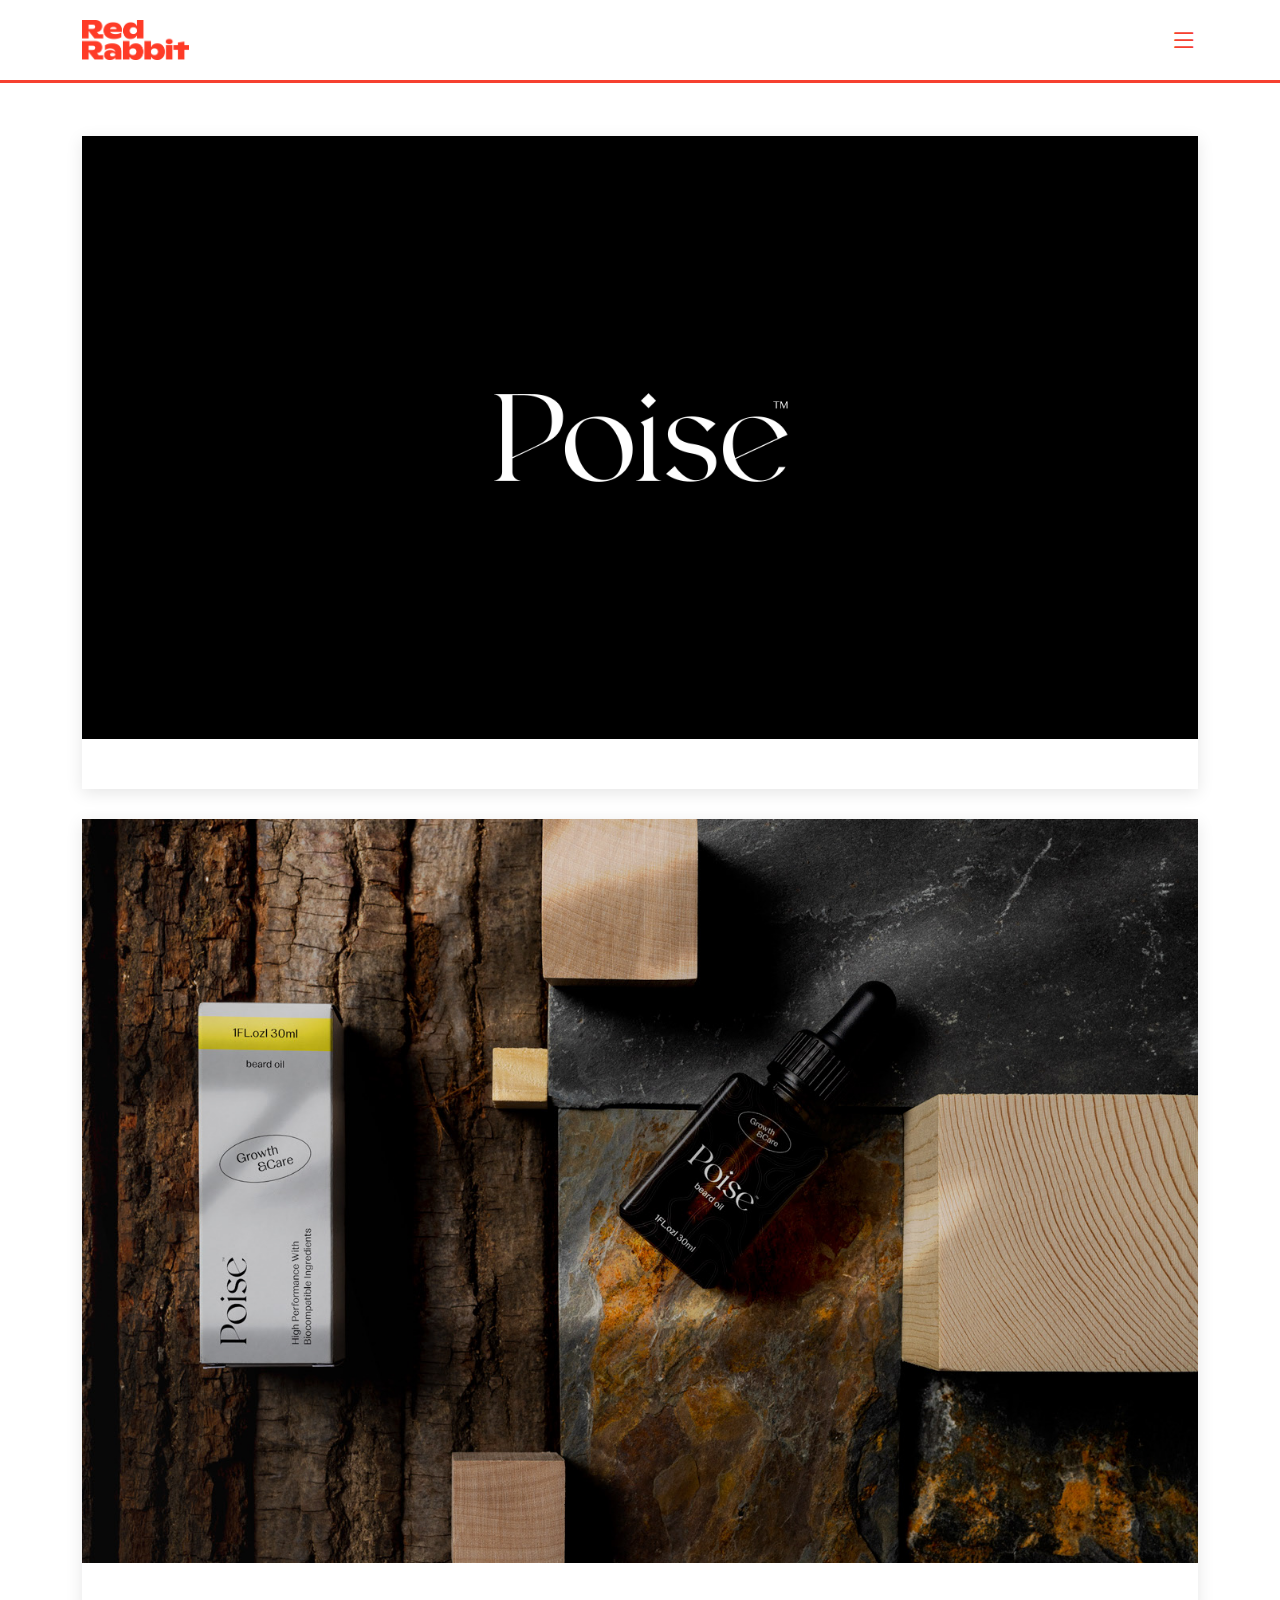
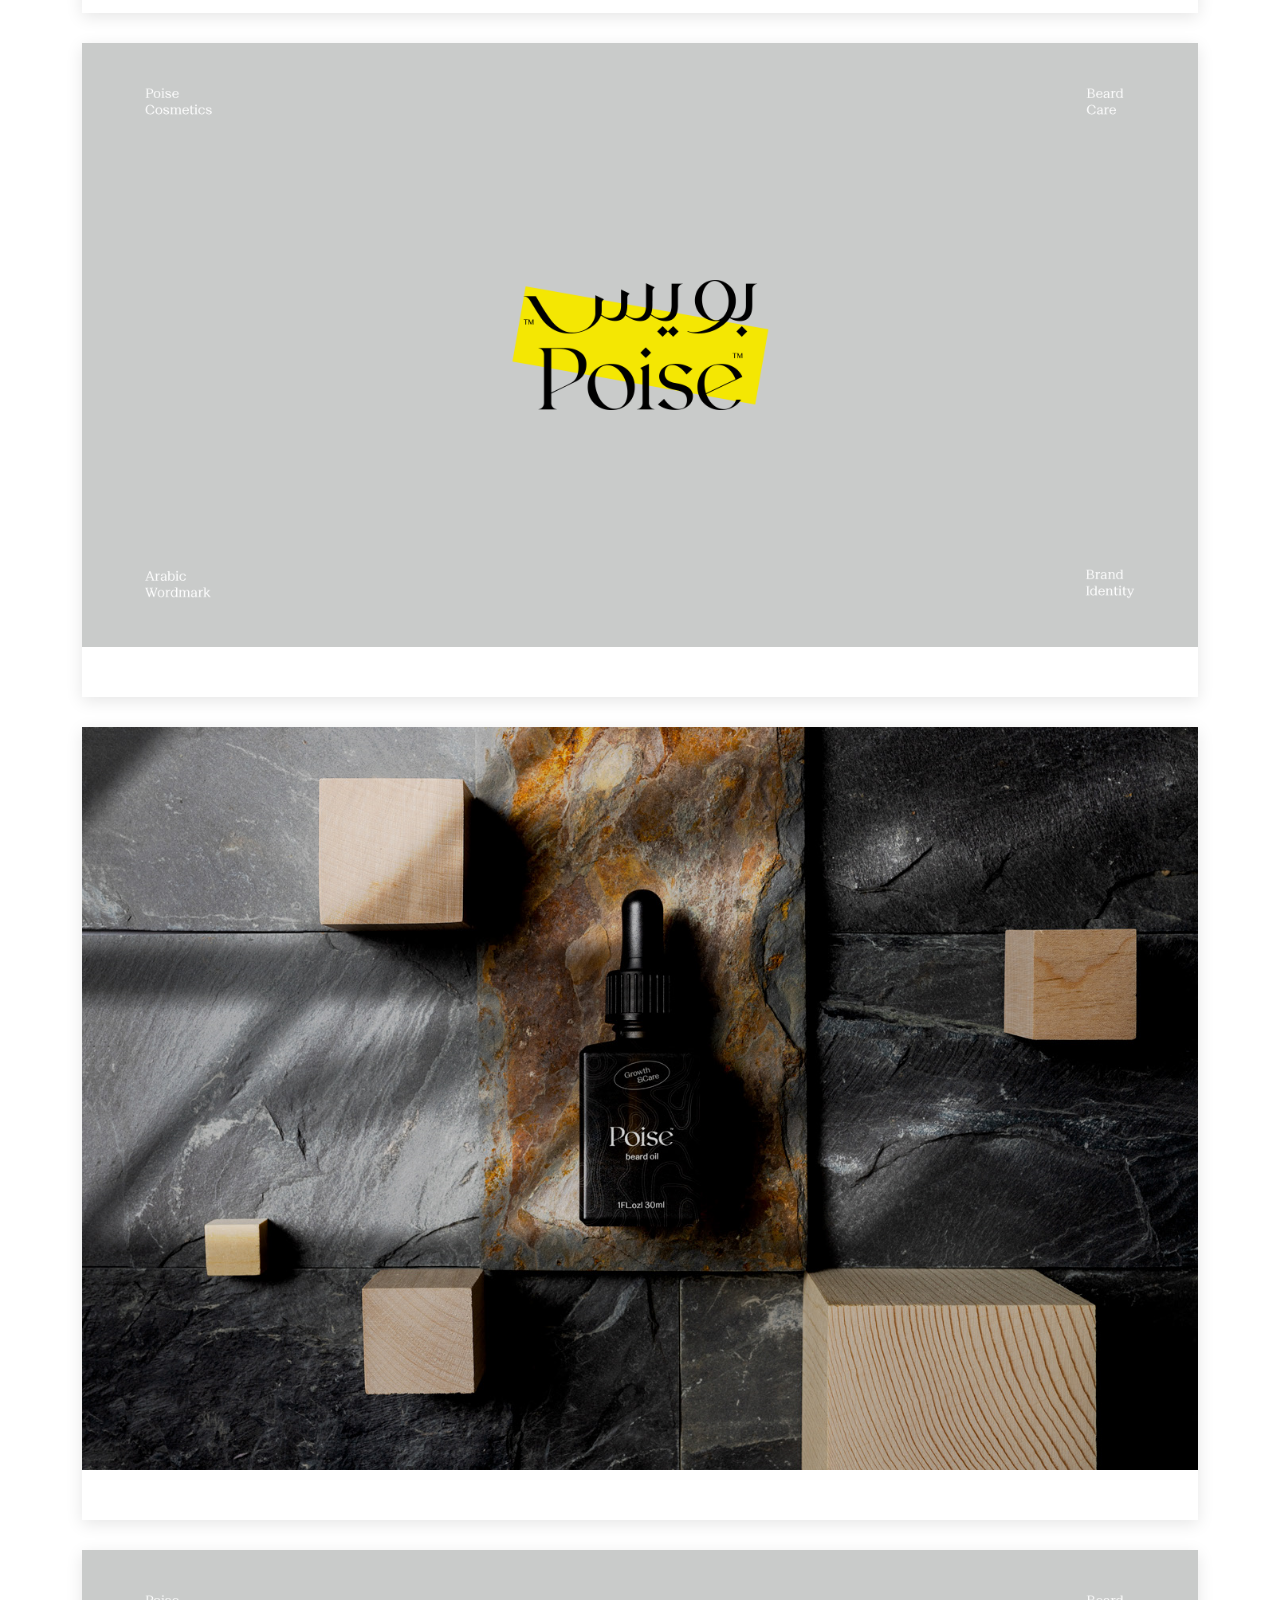
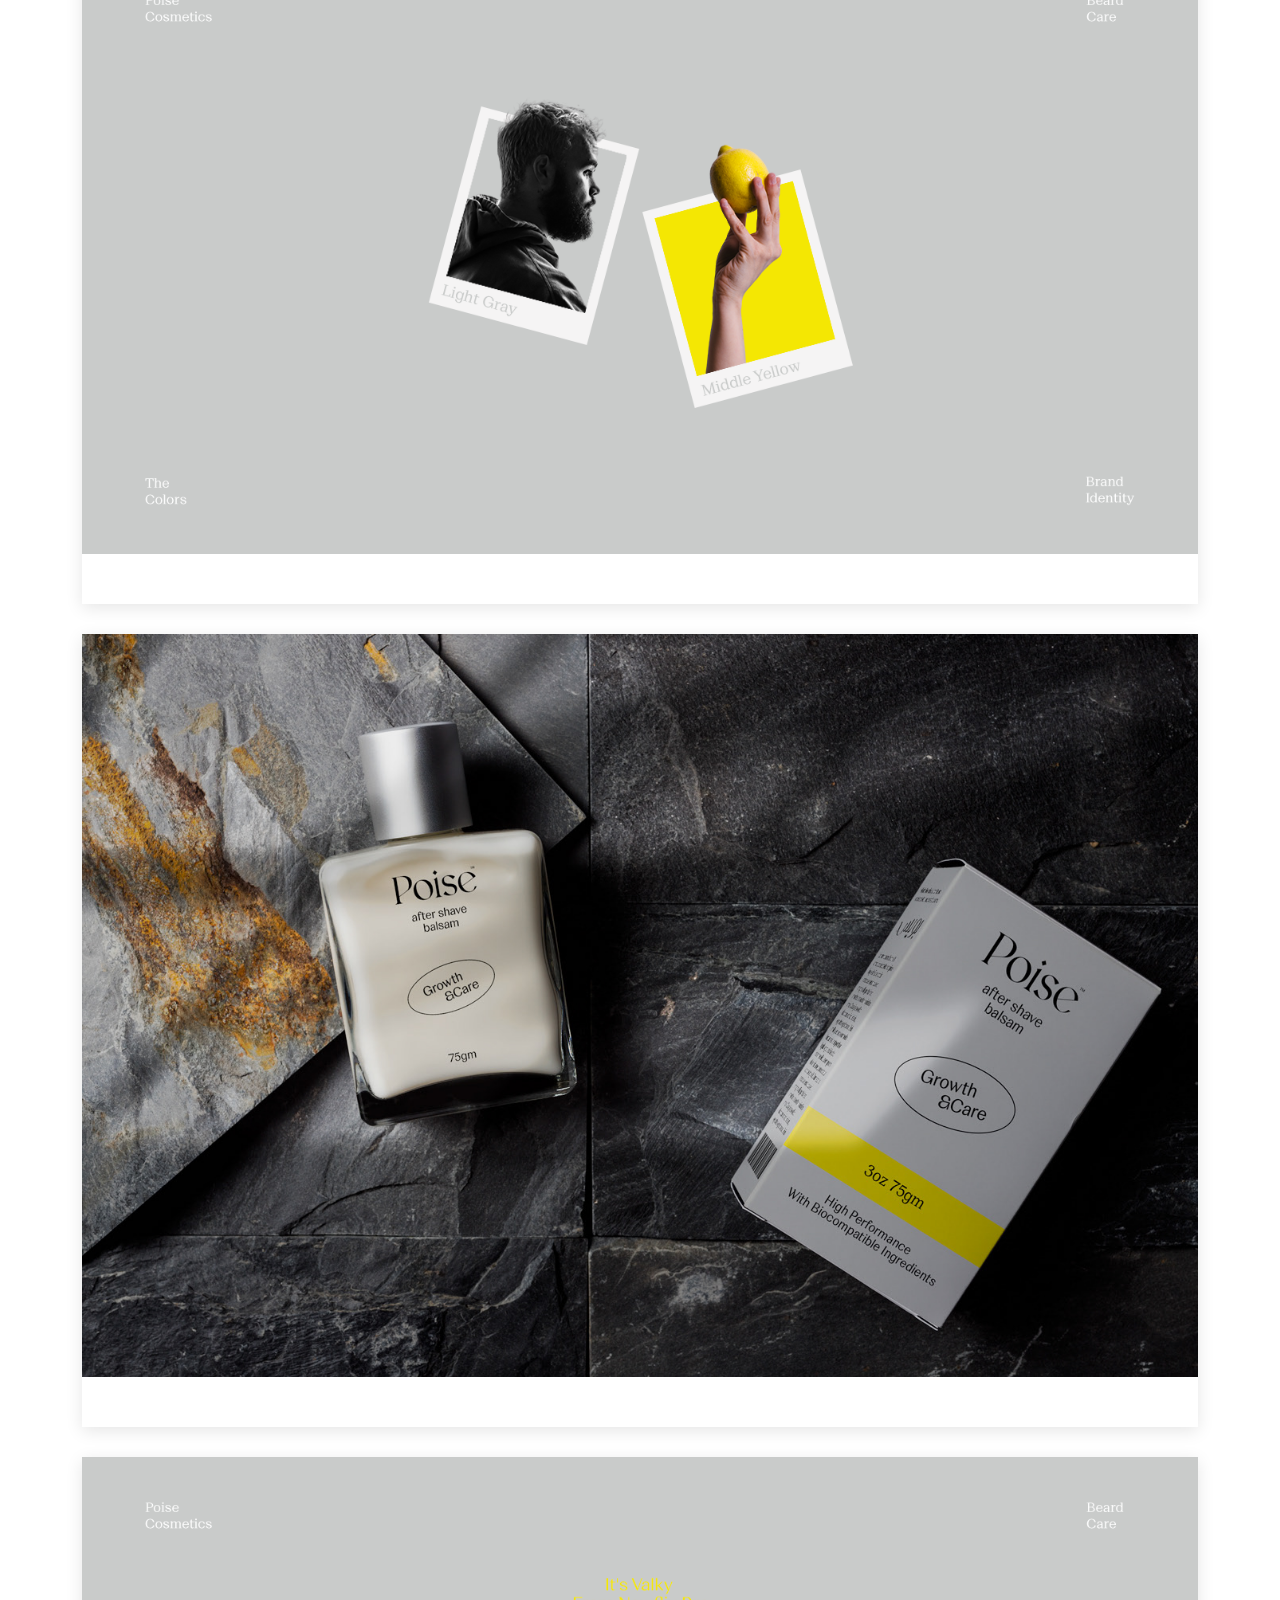
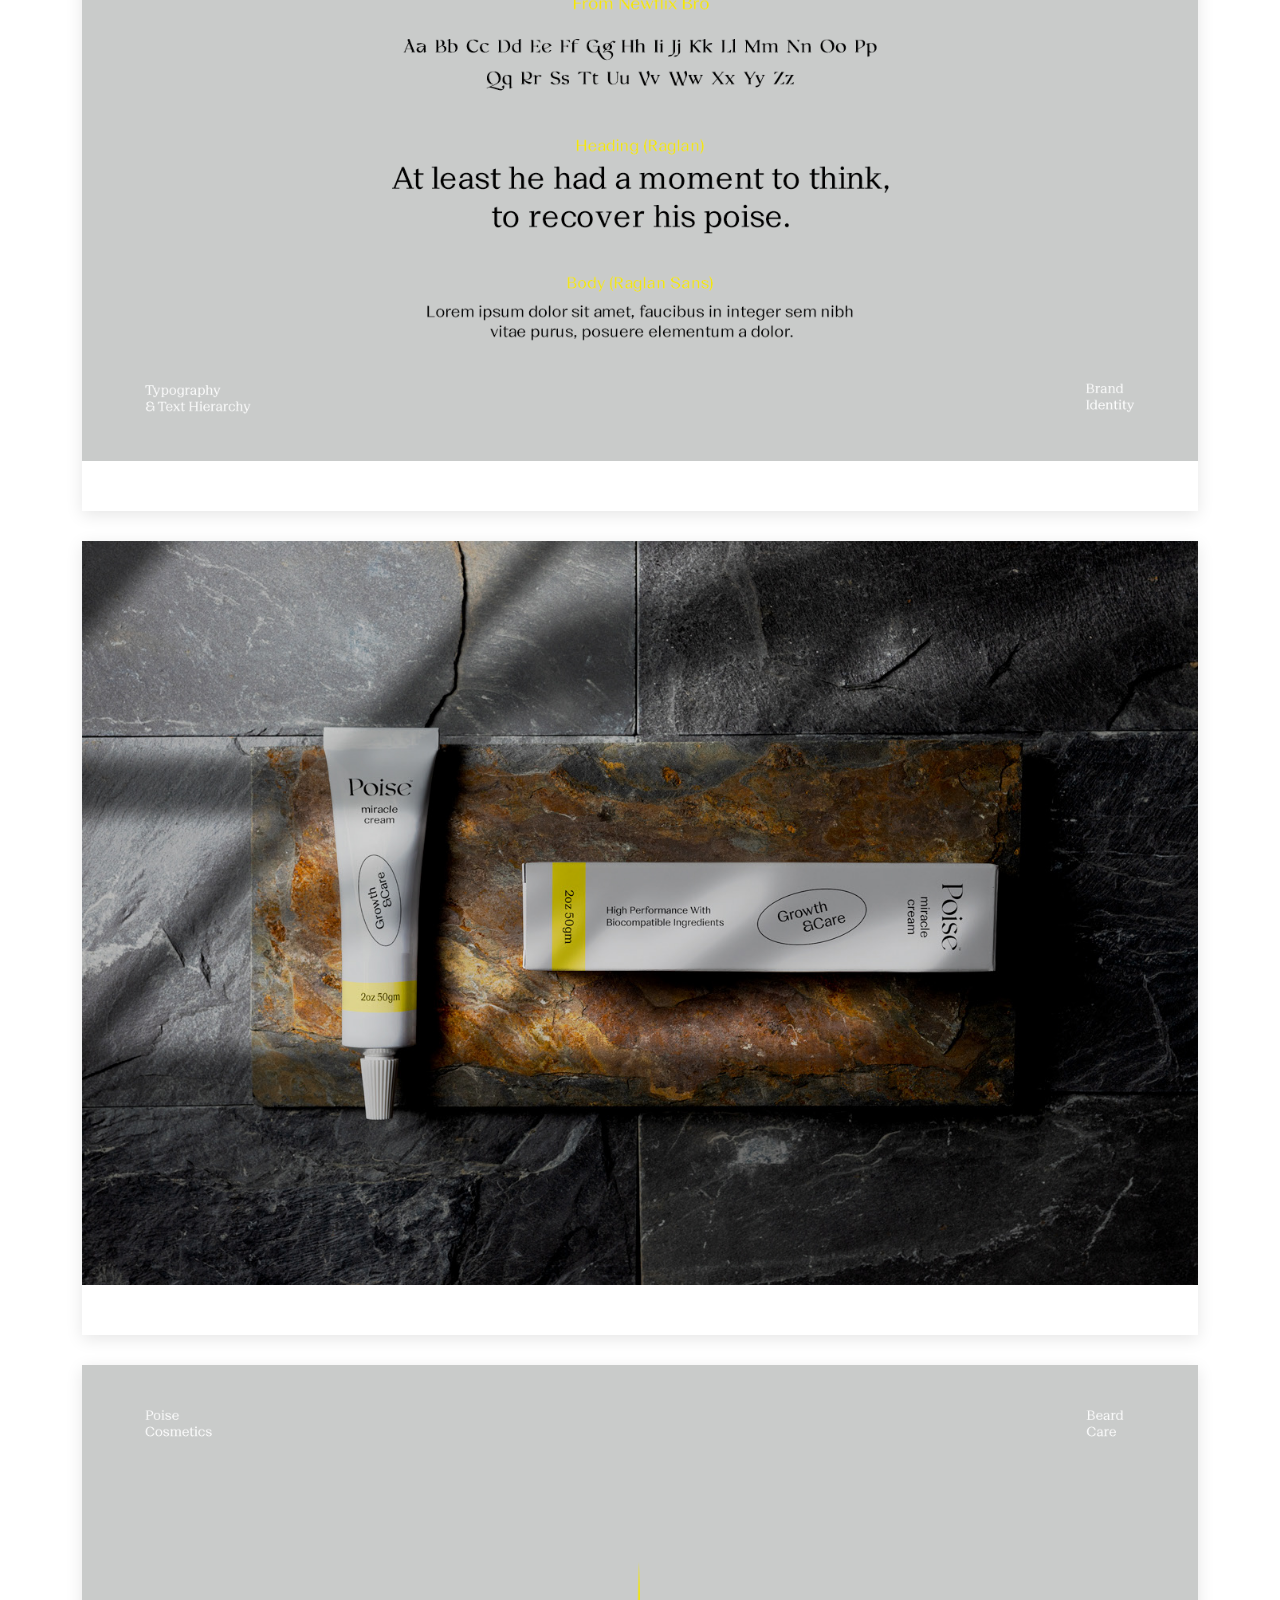
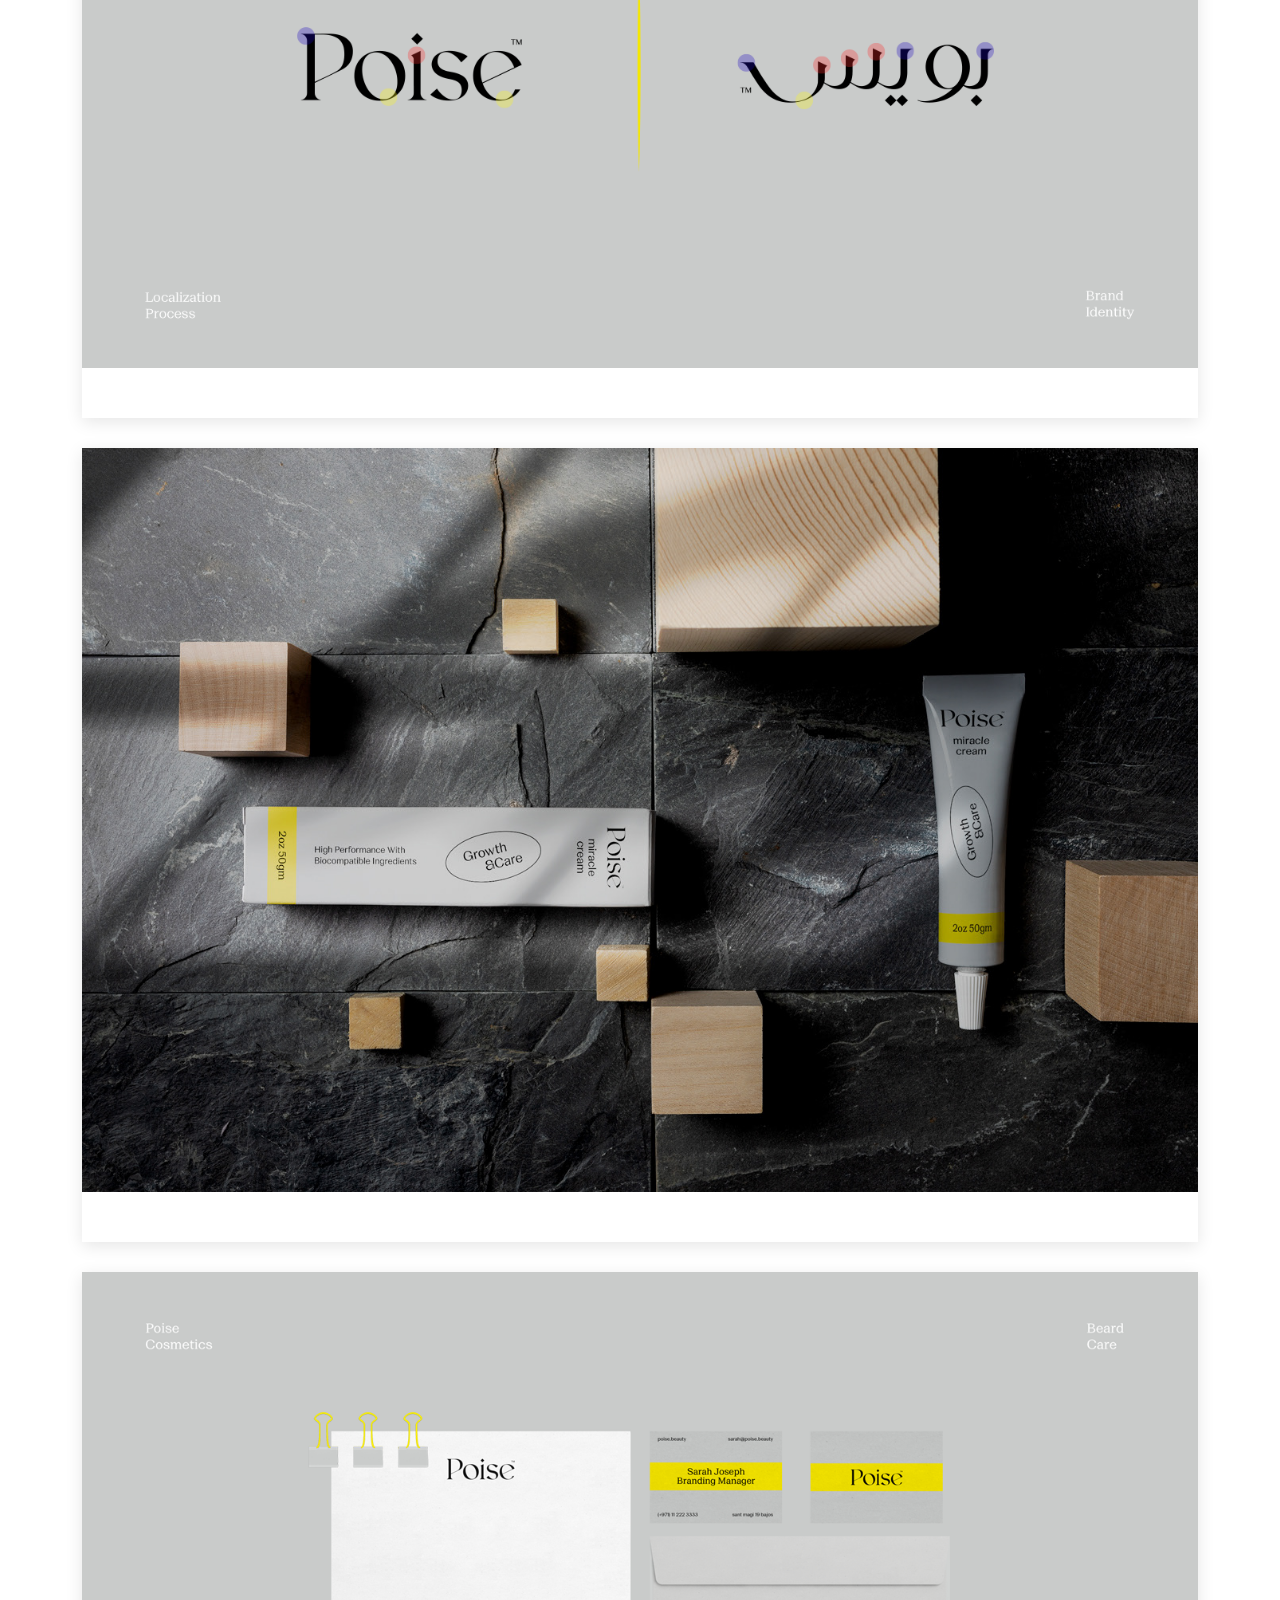
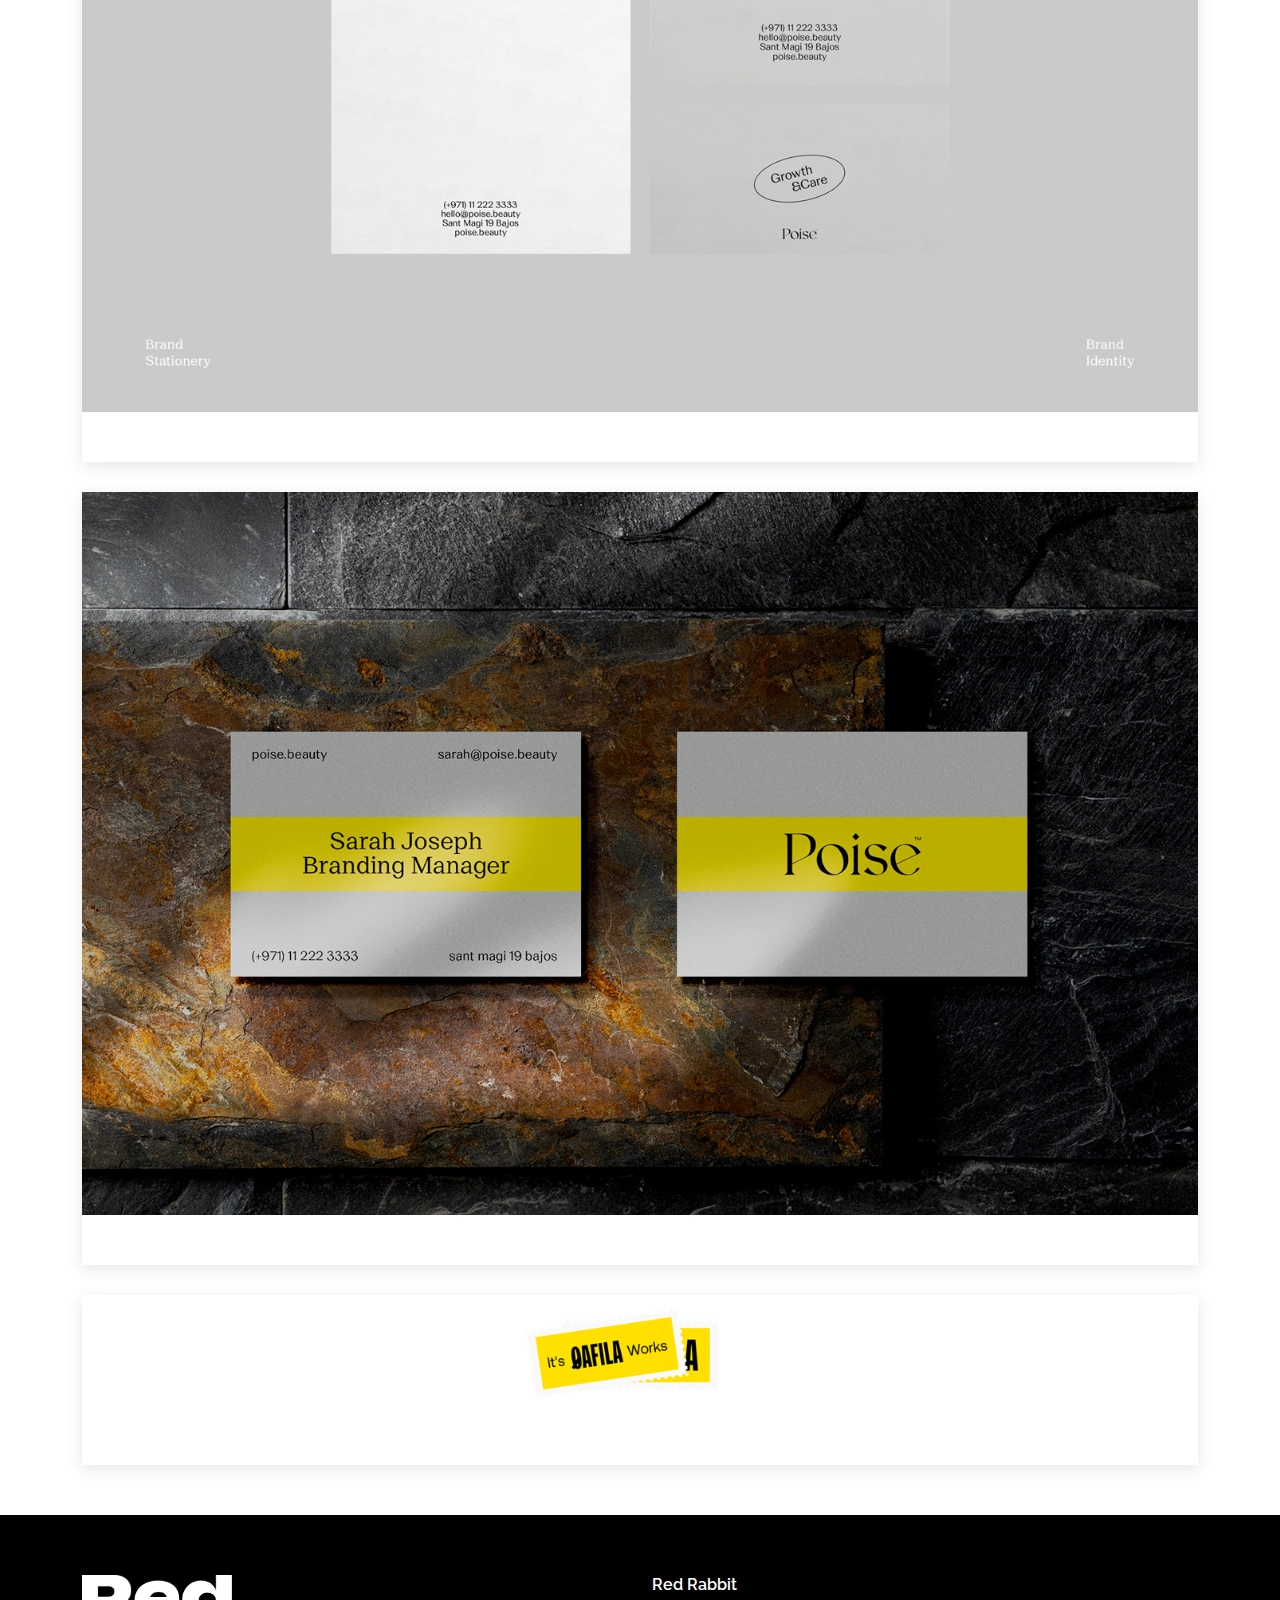
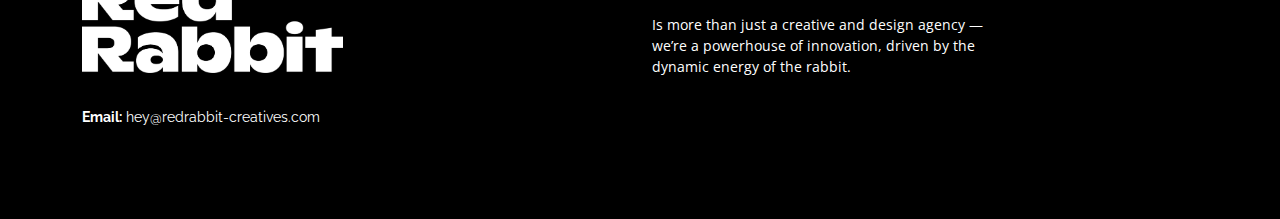
<file: pags/detail4.html>
<!DOCTYPE html>
<html lang="en">

<head>
  <meta charset="utf-8">
  <meta content="width=device-width, initial-scale=1.0" name="viewport">

  <title>Red Rabbit</title>
  <meta content="" name="description">
  <meta content="" name="keywords">

  <!-- Favicons -->
  <link href="../assets/img/favicon.png" rel="icon">
  <link href="../assets/img/apple-touch-icon.png" rel="apple-touch-icon">

  <!-- Google Fonts -->
  <link href="https://fonts.googleapis.com/css?family=Open+Sans:300,300i,400,400i,600,600i,700,700i|Raleway:300,300i,400,400i,500,500i,600,600i,700,700i|Poppins:300,300i,400,400i,500,500i,600,600i,700,700i" rel="stylesheet">

  <!-- Vendor CSS Files -->
  <link href="../assets/vendor/animate.css/animate.min.css" rel="stylesheet">
  <link href="../assets/vendor/bootstrap/css/bootstrap.min.css" rel="stylesheet">
  <link href="../assets/vendor/bootstrap-icons/bootstrap-icons.css" rel="stylesheet">
  <link href="../assets/vendor/boxicons/css/boxicons.min.css" rel="stylesheet">
  <link href="../assets/vendor/glightbox/css/glightbox.min.css" rel="stylesheet">
  <link href="../assets/vendor/remixicon/remixicon.css" rel="stylesheet">
  <link href="../assets/vendor/swiper/swiper-bundle.min.css" rel="stylesheet">

  <!-- Template Main CSS File -->
  <link href="../assets/css/style.css" rel="stylesheet">

  <!-- =======================================================

  ======================================================== -->
</head>

<body>

  <!-- ======= Header ======= -->
  <header id="header" class="fixed-top d-flex align-items-center">
    <div class="container d-flex align-items-center">

      <h1 class="logo me-auto"><a href="../index.html">
  
          <img src="../assets/img/logo.png" alt="" class="img-fluid" >
          
    

      </a></h1>



      <!-- Uncomment below if you prefer to use an image logo -->
      <!-- <a href="index.html" class="logo me-auto"><img src="assets/img/logo.png" alt="" class="img-fluid"></a>-->

      <nav id="navbar" class="navbar">
        <ul style="font-family: ABC;">
          <li><a href="../index.html">Home</a></li>
<!-- 
          <li class="dropdown"><a href="#"><span>About</span> <i class="bi bi-chevron-down"></i></a>
            <ul>
              <li><a href="about.html">About</a></li>
             <li><a href="team.html">Team</a></li> -->
              <!-- <li><a href="testimonials.html">Testimonials</a></li> -->

              <!-- <li class="dropdown"><a href="#"><span>Deep Drop Down</span> <i class="bi bi-chevron-right"></i></a>
                <ul>
                  <li><a href="#">Deep Drop Down 1</a></li>
                  <li><a href="#">Deep Drop Down 2</a></li>
                  <li><a href="#">Deep Drop Down 3</a></li>
                  <li><a href="#">Deep Drop Down 4</a></li>
                  <li><a href="#">Deep Drop Down 5</a></li>
                </ul>
              </li> -->
            <!-- </ul>
          </li>  -->
          <li><a href="#">Story</a></li>
          <li><a href="#" class="active">Portfolio</a></li>
          <!-- <li><a href="pricing.html">Pricing</a></li>
          <li><a href="blog.html">Blog</a></li> -->

          <li><a href="#">Contact us</a></li>
          <!-- <li><a href="index.html" class="getstarted">Get Started</a></li> -->
        </ul>
        <i class="bi bi-list mobile-nav-toggle"></i>
      </nav><!-- .navbar -->

    </div>
  </header><!-- End Header -->

  <main id="main">

 <br><br><br><br>
    <!-- ======= Blog Single Section ======= -->
    <section id="blog" class="blog">
      <div class="container" data-aos="fade-up">

        <div class="row">

          <div class="col-lg-12 entries">

            <article class="entry entry-single">

              <div class="entry-img">
                <img src="../assets/img/detils//Poise-Care/1.png" alt="" class="img-fluid">
              </div>

          </div><!-- End blog entries list -->
          <div class="col-lg-12 entries">

            <article class="entry entry-single">

              <div class="entry-img">
                <img src="../assets/img/detils/Poise-Care/2.jpg" alt="" class="img-fluid">
              </div>

          </div><!-- End blog entries list -->


          <div class="col-lg-12 entries">

            <article class="entry entry-single">

              <div class="entry-img">
                <img src="../assets/img/detils/Poise-Care/3.png" alt="" class="img-fluid">
              </div>

          </div><!-- End blog entries list -->

          <div class="col-lg-12 entries">

            <article class="entry entry-single">

              <div class="entry-img">
                <img src="../assets/img/detils/Poise-Care/4.jpg" alt="" class="img-fluid">
              </div>

          </div><!-- End blog entries list -->


          <div class="col-lg-12 entries">

            <article class="entry entry-single">

              <div class="entry-img">
                <img src="../assets/img/detils/Poise-Care/5.png" alt="" class="img-fluid">
              </div>

          </div><!-- End blog entries list -->



          <div class="col-lg-12 entries">

            <article class="entry entry-single">

              <div class="entry-img">
                <img src="../assets/img/detils/Poise-Care/6.jpg" alt="" class="img-fluid">
              </div>

          </div><!-- End blog entries list -->

          <div class="col-lg-12 entries">

            <article class="entry entry-single">

              <div class="entry-img">
                <img src="../assets/img/detils/Poise-Care/7.png" alt="" class="img-fluid">
              </div>

          </div><!-- End blog entries list -->


          
          <div class="col-lg-12 entries">

            <article class="entry entry-single">

              <div class="entry-img">
                <img src="../assets/img/detils/Poise-Care/8.jpg" alt="" class="img-fluid">
              </div>

          </div><!-- End blog entries list -->





          
          <div class="col-lg-12 entries">

            <article class="entry entry-single">

              <div class="entry-img">
                <img src="../assets/img/detils/Poise-Care/9.png" alt="" class="img-fluid">
              </div>

          </div><!-- End blog entries list -->





          
          <div class="col-lg-12 entries">

            <article class="entry entry-single">

              <div class="entry-img">
                <img src="../assets/img/detils/Poise-Care/10.jpg" alt="" class="img-fluid">
              </div>

          </div><!-- End blog entries list -->





          
          <div class="col-lg-12 entries">

            <article class="entry entry-single">

              <div class="entry-img">
                <img src="../assets/img/detils/Poise-Care/11.png" alt="" class="img-fluid">
              </div>

          </div><!-- End blog entries list -->





          
          <div class="col-lg-12 entries">

            <article class="entry entry-single">

              <div class="entry-img">
                <img src="../assets/img/detils/Poise-Care/12.jpg" alt="" class="img-fluid">
              </div>

          </div><!-- End blog entries list -->






          
          <div class="col-lg-12 entries">

            <article class="entry entry-single">

              <div class="entry-img">
                <img src="../assets/img/detils/Poise-Care/13.png" alt="" class="img-fluid">
              </div>

          </div><!-- End blog entries list -->


        </div>
      </div>
    </section><!-- End Blog Single Section -->









  </main><!-- End #main -->

  <!-- ======= Footer ======= -->
  <footer id="footer">
    <div class="footer-top">
      <div class="container">
        <div class="row">

          <div class="col-lg-3 col-md-6">
            <div class="footer-info">
              <h1 class="logo me-auto"><a href="../index.html">
  
                <img src="../assets/img/logoo.png" alt="" class="img-fluid" >

              
      
            </a></h1>
           <p>
             
        <br>
                <strong>Email:</strong> hey@redrabbit-creatives.com<br>
              </p>
              <!-- <div class="social-links mt-3">
                <a href="#" class="twitter"><i class="bx bxl-twitter"></i></a>
                <a href="#" class="facebook"><i class="bx bxl-facebook"></i></a>
                <a href="#" class="instagram"><i class="bx bxl-instagram"></i></a>
                <a href="#" class="google-plus"><i class="bx bxl-skype"></i></a>
                <a href="#" class="linkedin"><i class="bx bxl-linkedin"></i></a>
              </div> -->
            </div>
          </div>

          <!-- <div class="col-lg-2 col-md-6 footer-links">
            <h4>Useful Links</h4>
            <ul>
              <li><i class="bx bx-chevron-right"></i> <a href="#">Home</a></li>
              <li><i class="bx bx-chevron-right"></i> <a href="#">About us</a></li>
              <li><i class="bx bx-chevron-right"></i> <a href="#">Services</a></li>
              <li><i class="bx bx-chevron-right"></i> <a href="#">Terms of service</a></li>
              <li><i class="bx bx-chevron-right"></i> <a href="#">Privacy policy</a></li>
            </ul>
          </div> -->

          <div class="col-lg-3 col-md-6 footer-links">
            <!-- <h4>Our Services</h4> -->
            <ul>
              <!-- <li><i class="bx bx-chevron-right"></i> <a href="#">Story</a></li>
              <li><i class="bx bx-chevron-right"></i> <a href="#">Portfolio</a></li>
              <li><i class="bx bx-chevron-right"></i> <a href="#">contact Us</a></li>
         -->
            </ul>
          </div>

          <div class="col-lg-4 col-md-6 footer-newsletter">
            <h4> Red Rabbit</h4>
            <p>Is more than just a creative and design agency — we’re a powerhouse of innovation,
               driven by the dynamic energy of the rabbit.
            </p>
            <!-- <form action="" method="post">
              <input type="email" name="email"><input type="submit" value="Subscribe">
            </form> -->

          </div>

        </div>
      </div>
    </div>

  
  </footer><!-- End Footer -->

  <a href="#" class="back-to-top d-flex align-items-center justify-content-center"><i class="bi bi-arrow-up-short"></i></a>

  <!-- Vendor JS Files -->
  <script src="../assets/vendor/bootstrap/js/bootstrap.bundle.min.js"></script>
  <script src="../assets/vendor/glightbox/js/glightbox.min.js"></script>
  <script src="../assets/vendor/isotope-layout/isotope.pkgd.min.js"></script>
  <script src="../assets/vendor/swiper/swiper-bundle.min.js"></script>
  <script src="../assets/vendor/waypoints/noframework.waypoints.js"></script>
  <script src="../assets/vendor/php-email-form/validate.js"></script>

  <!-- Template Main JS File -->
  <script src="../assets/js/main.js"></script>

</body>

</html>
</file>
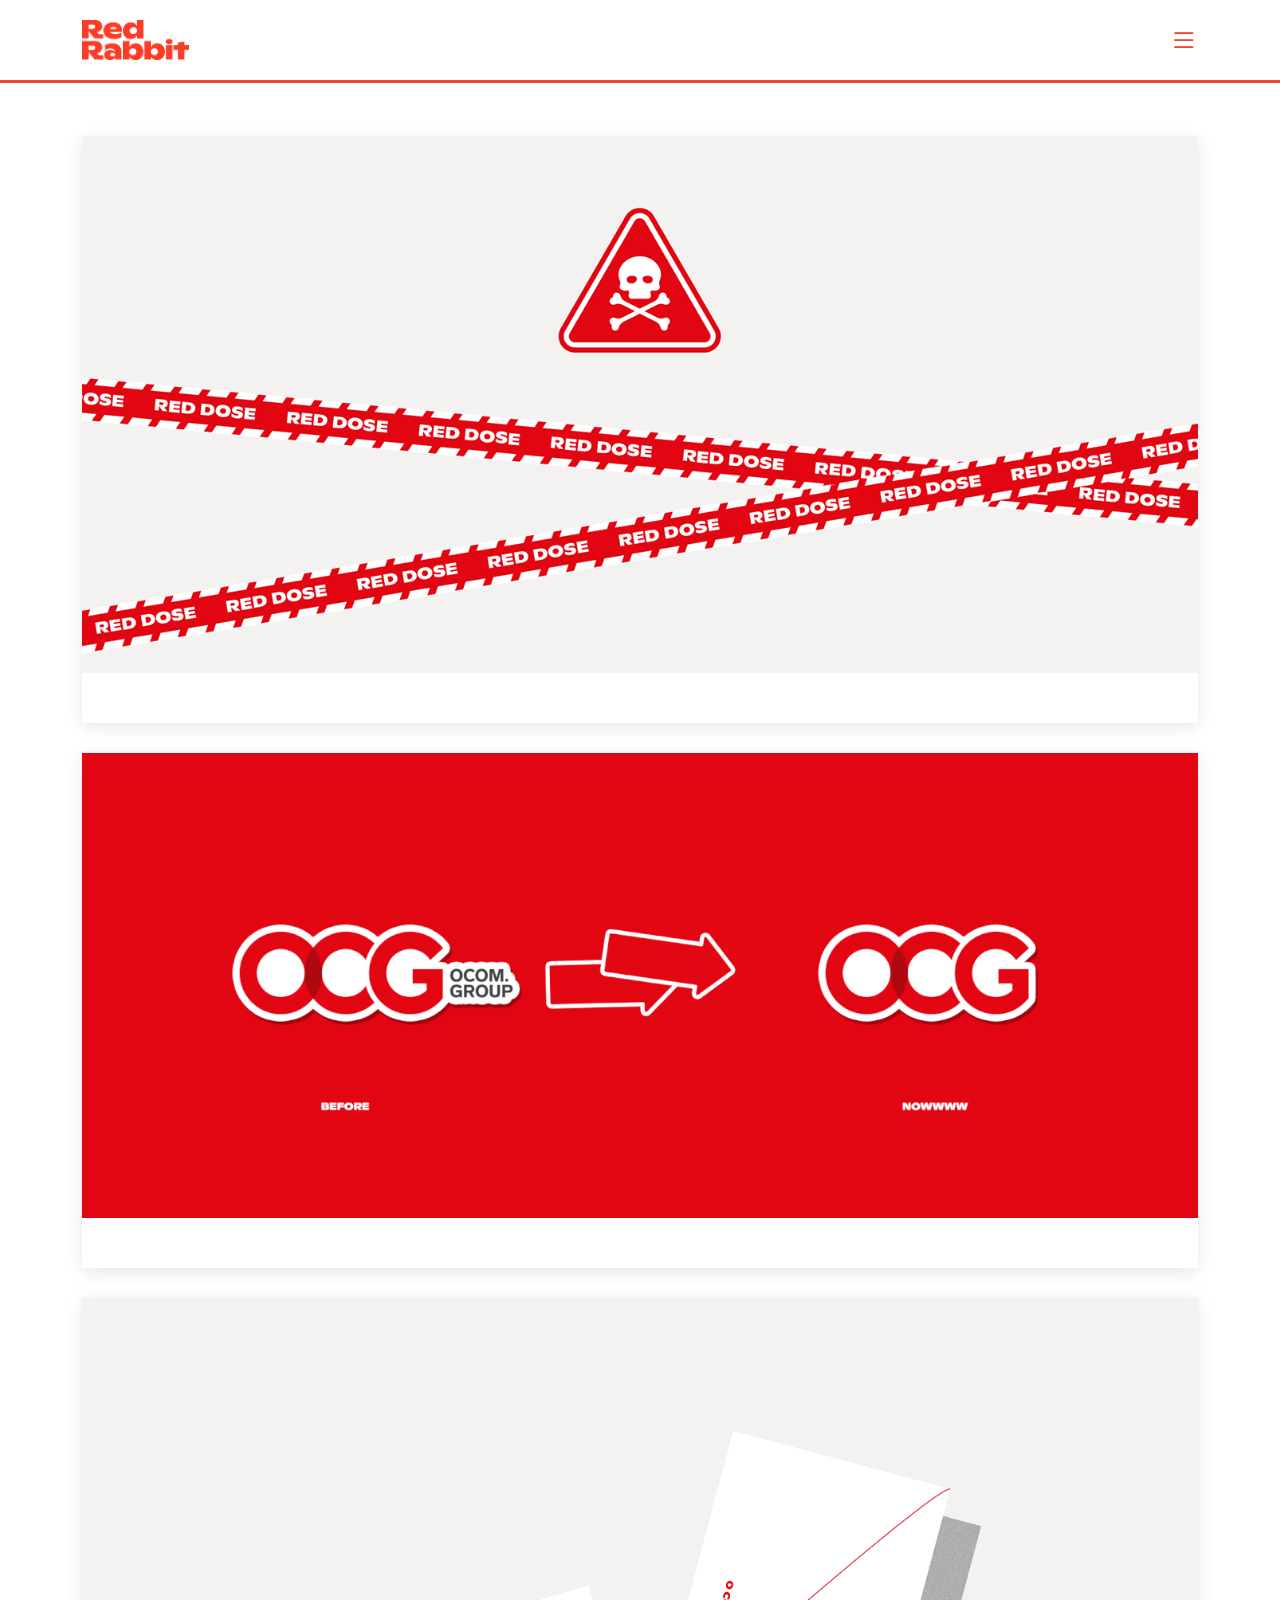
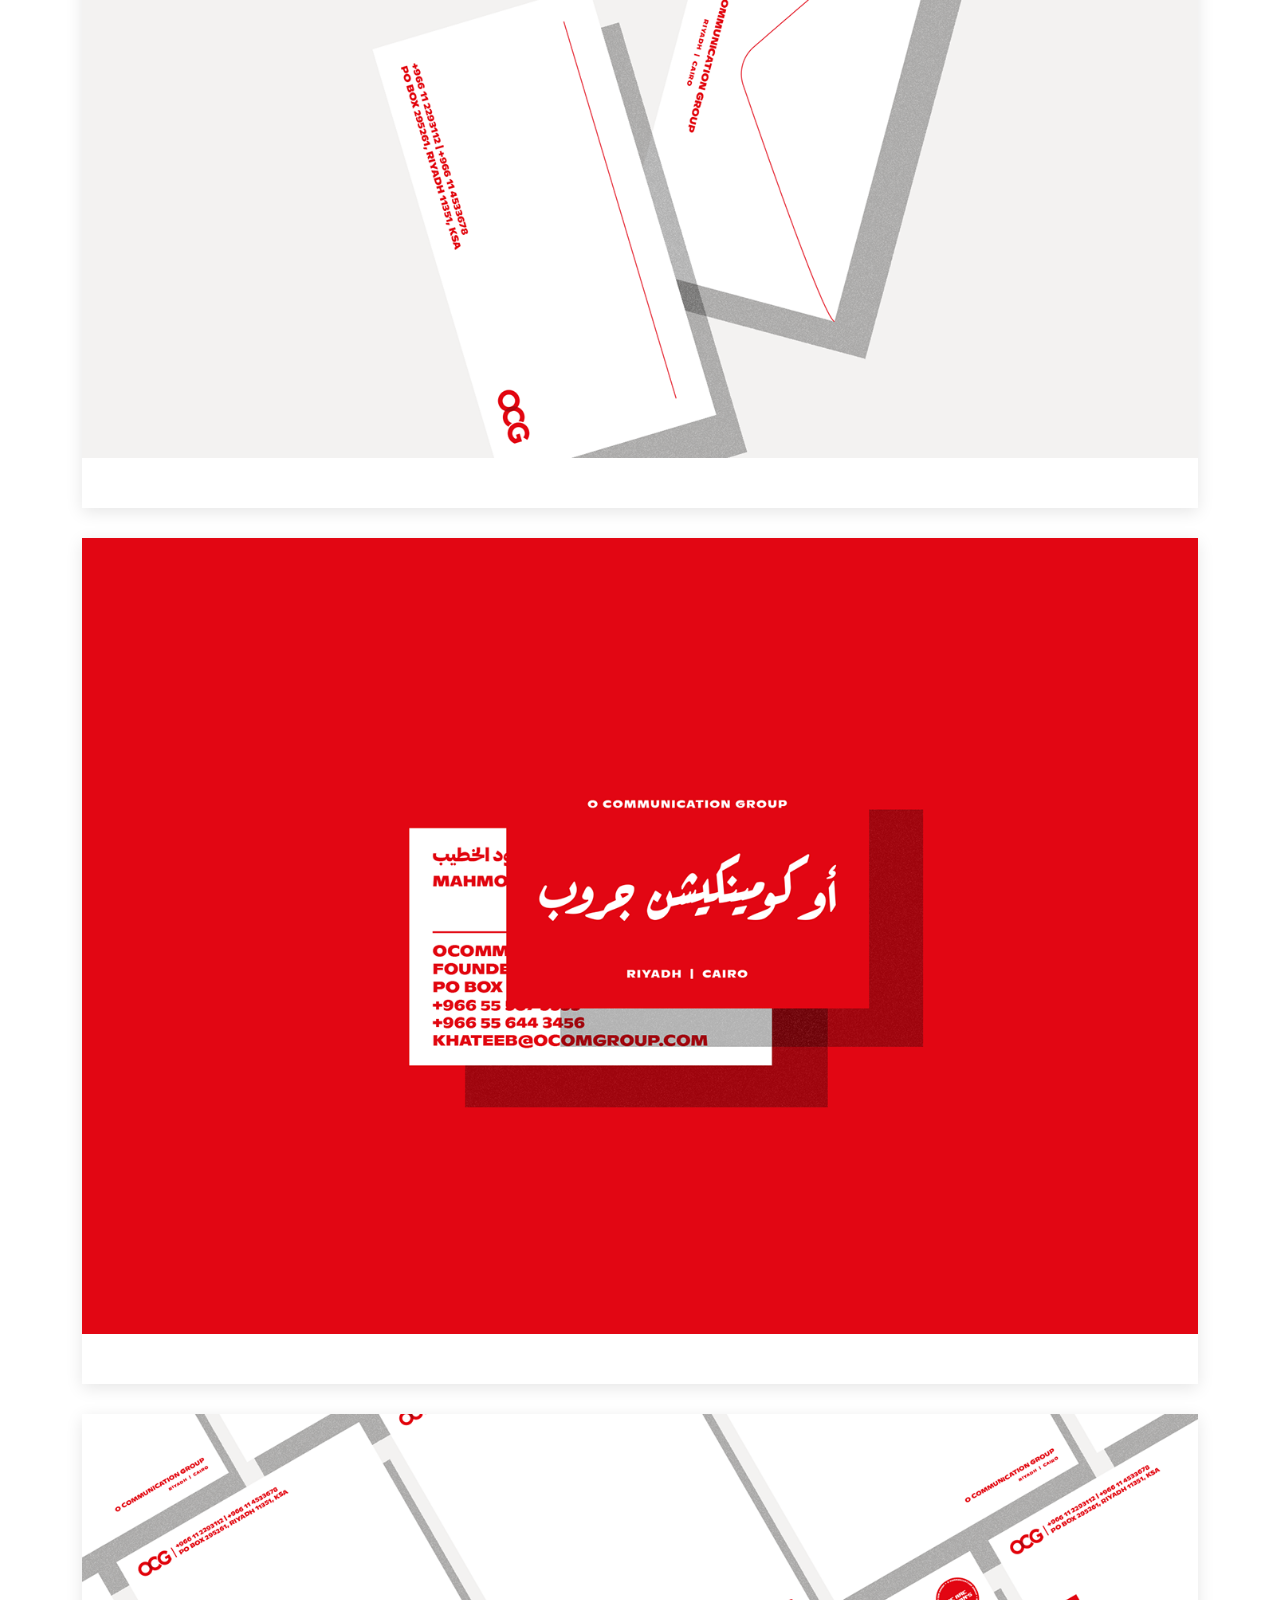
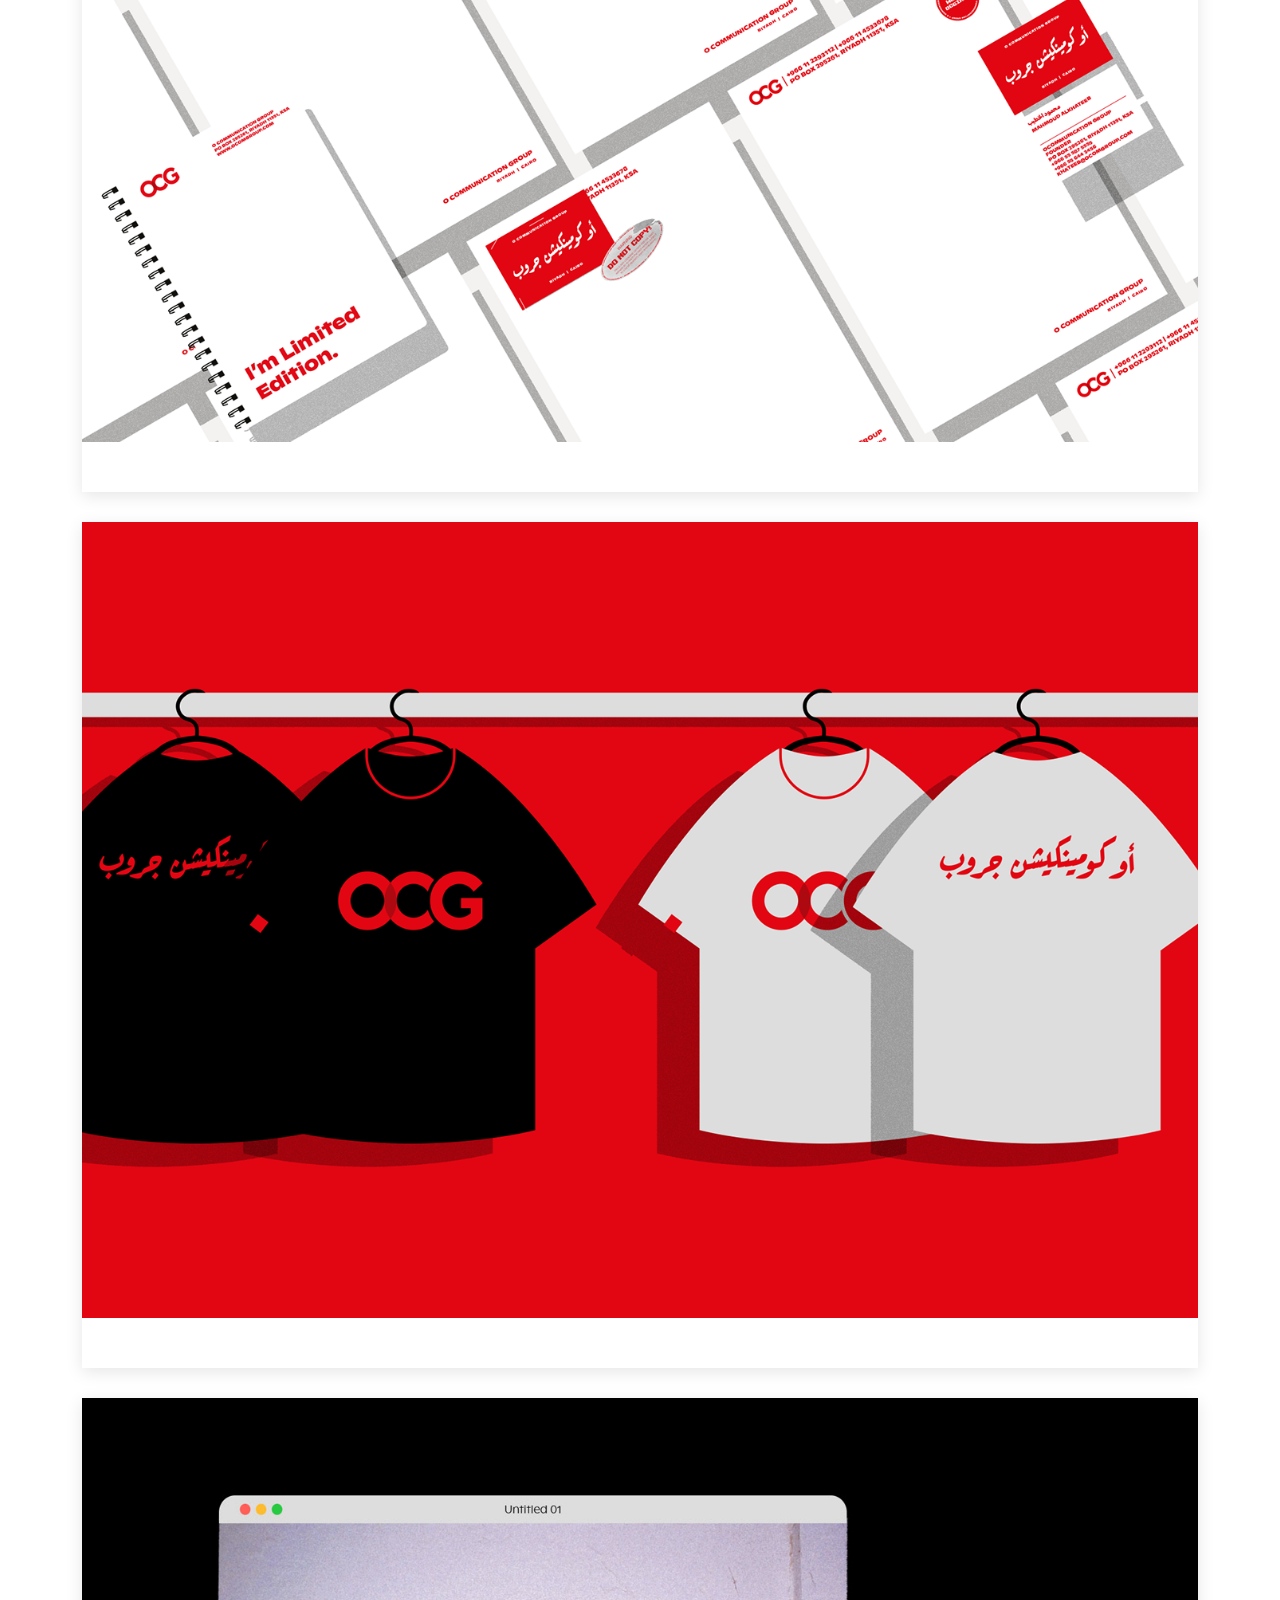
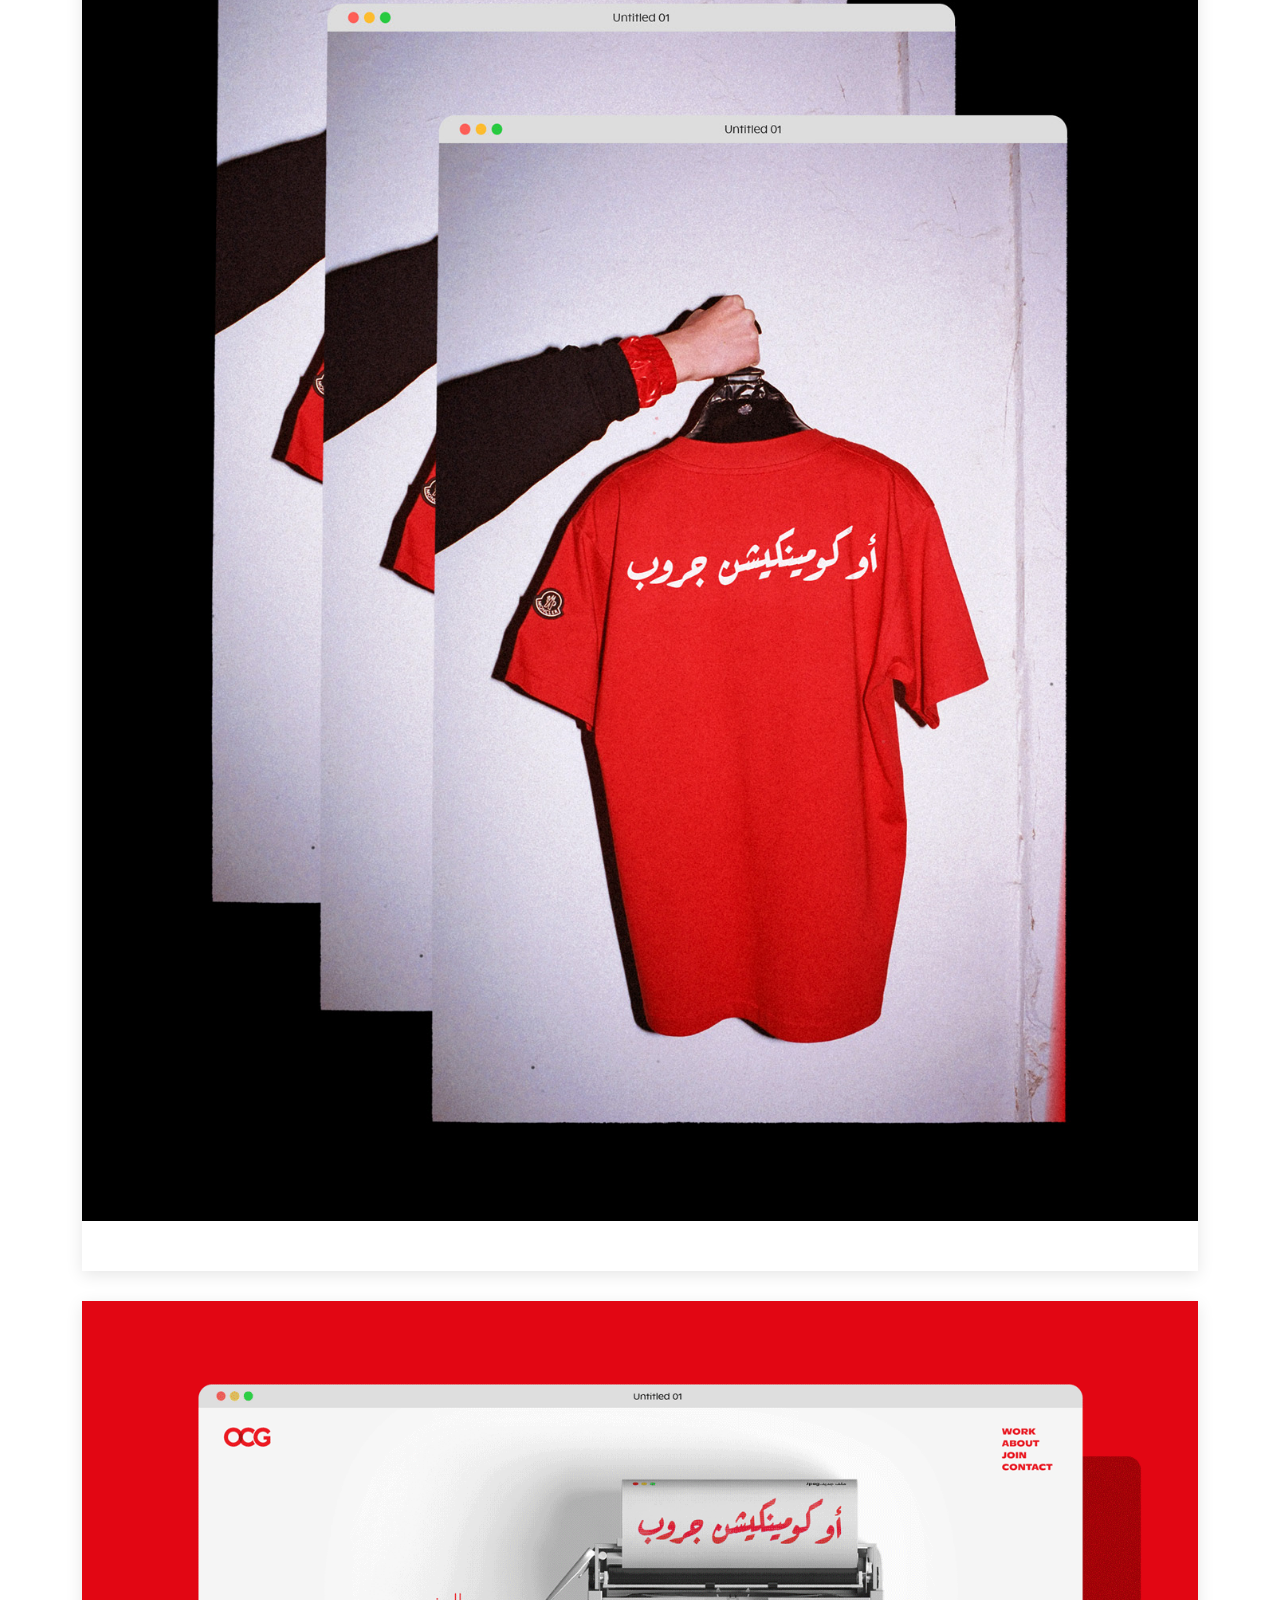
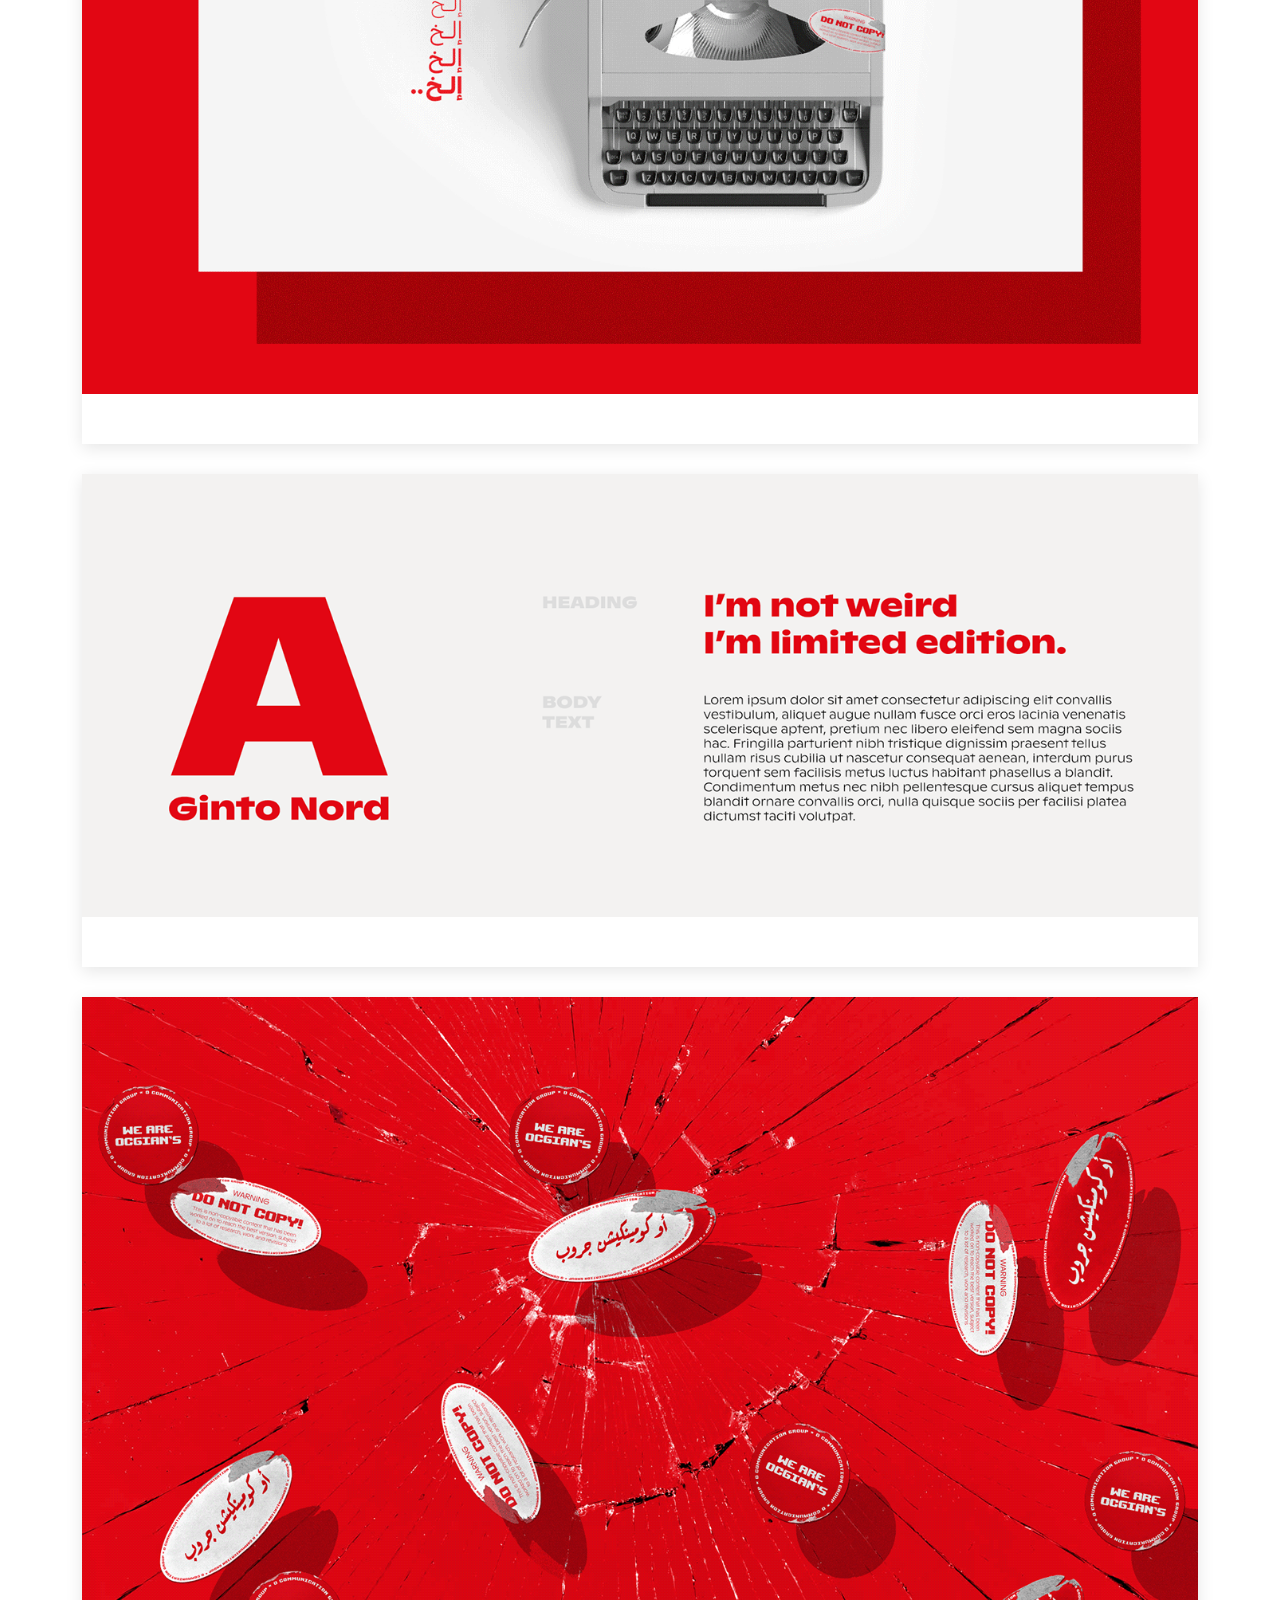
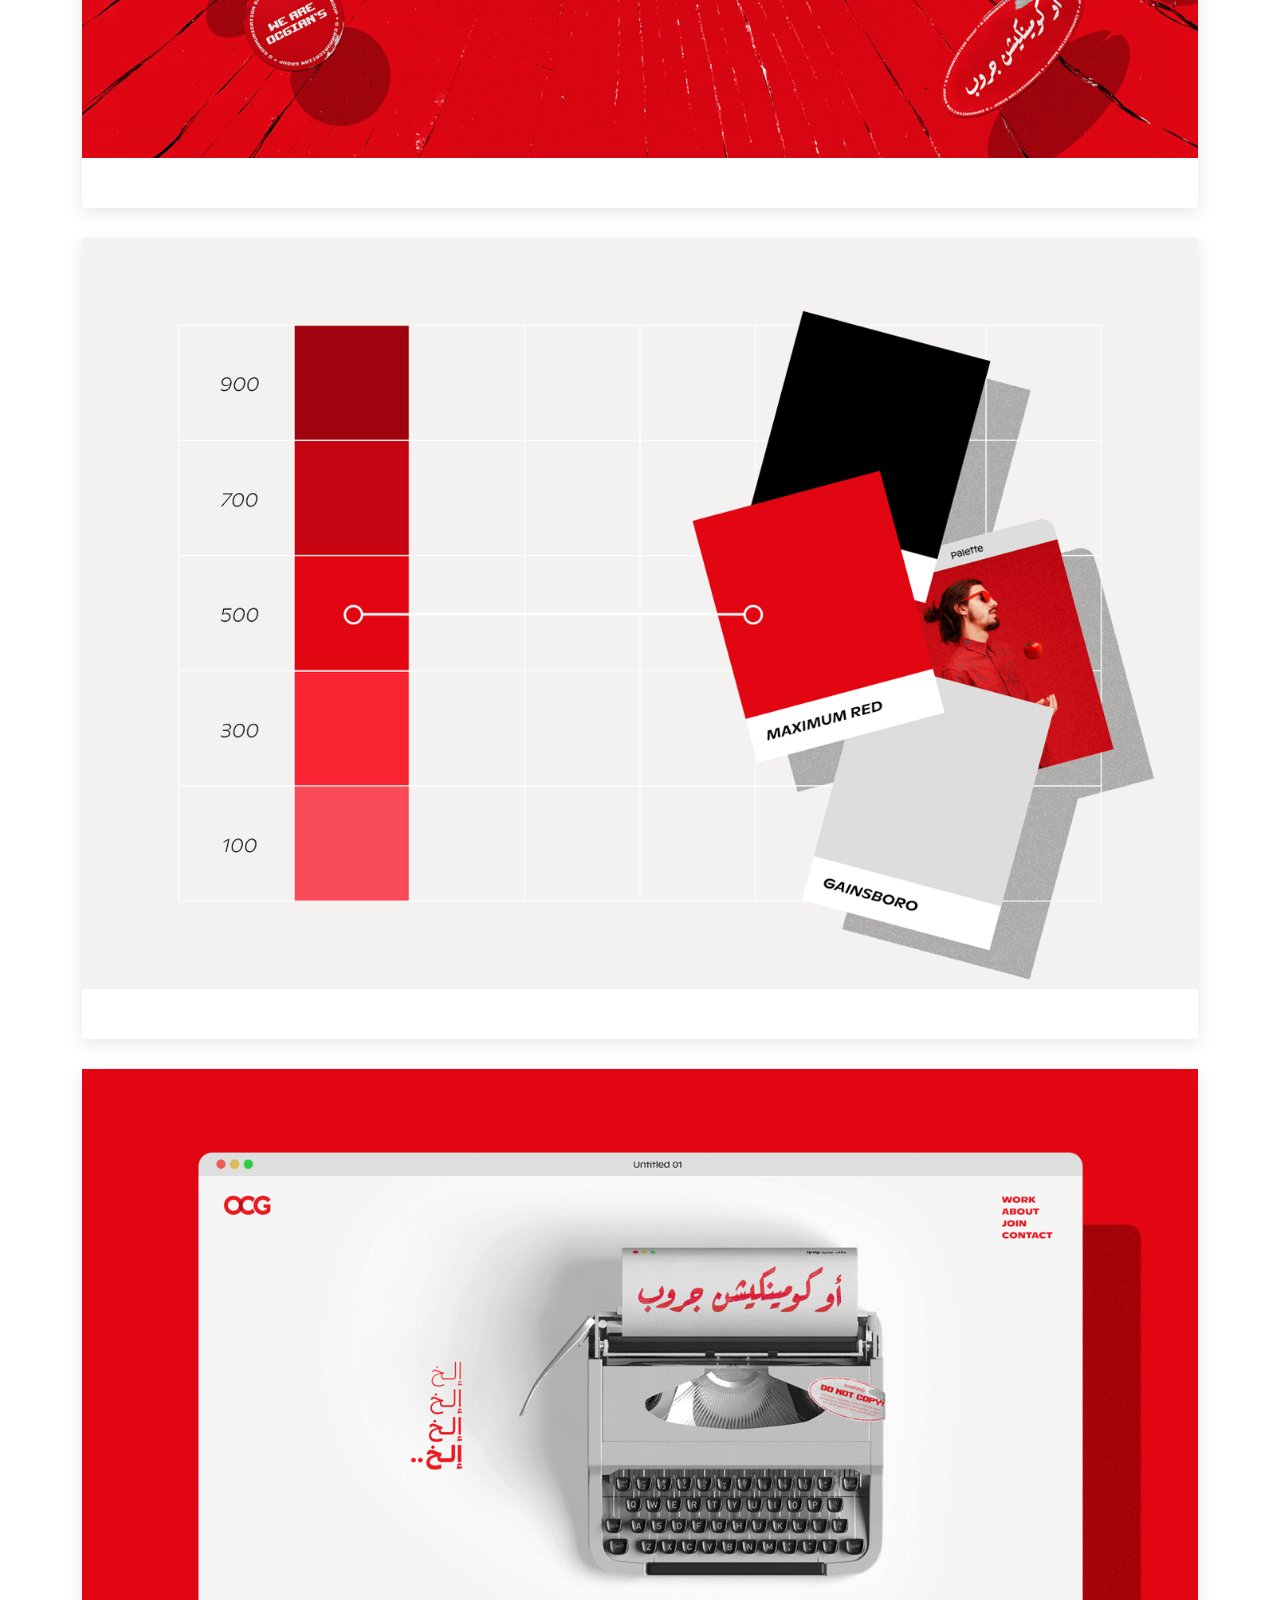
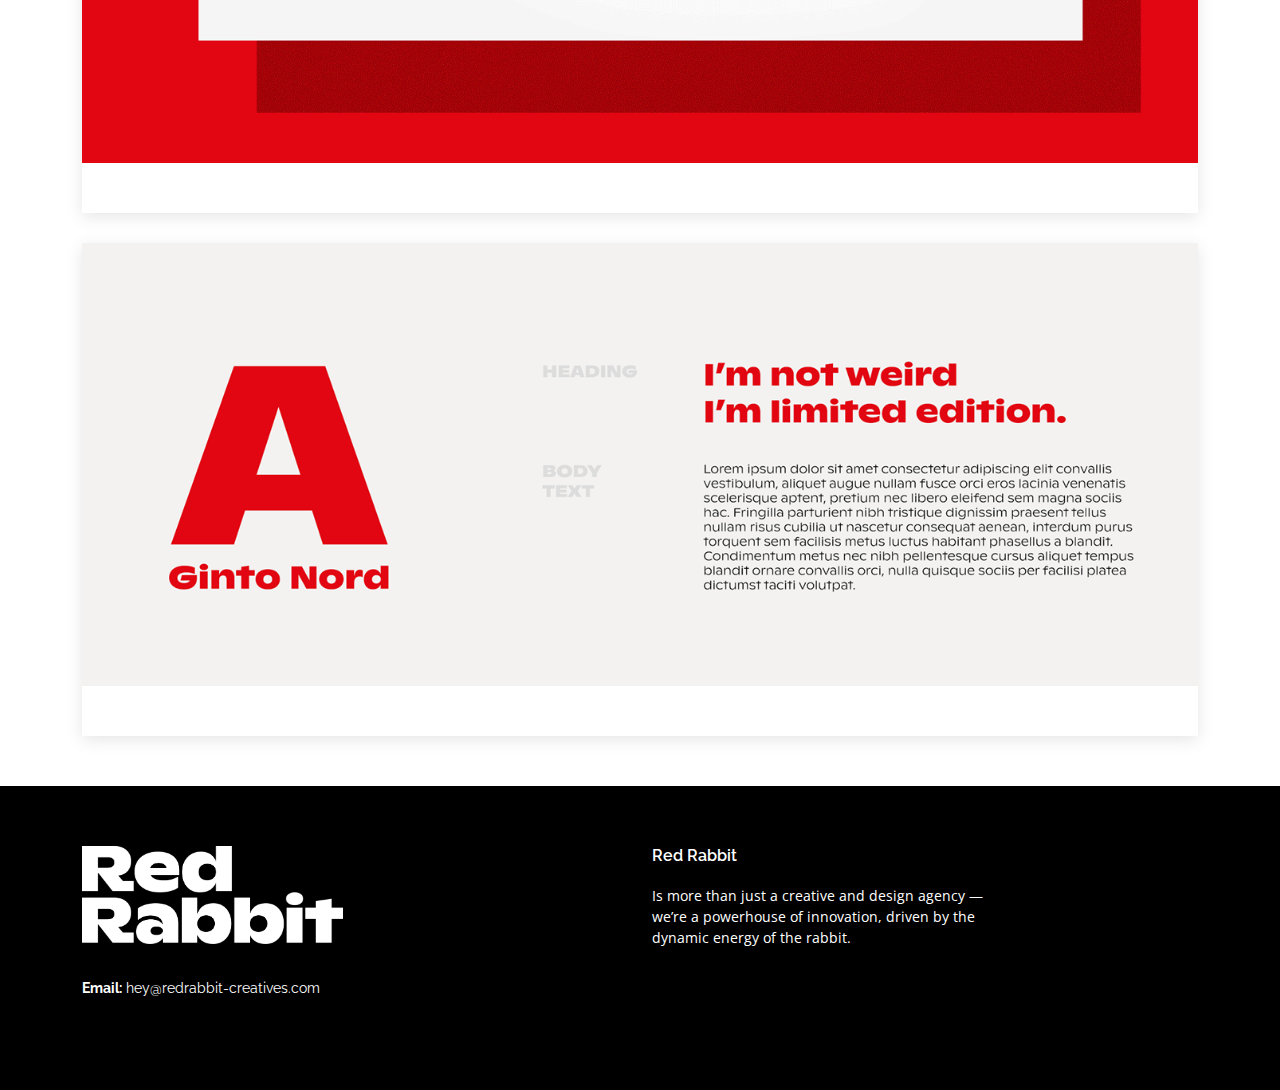
<file: pags/detail6.html>
<!DOCTYPE html>
<html lang="en">

<head>
  <meta charset="utf-8">
  <meta content="width=device-width, initial-scale=1.0" name="viewport">

  <title>Red Rabbit</title>
  <meta content="" name="description">
  <meta content="" name="keywords">

  <!-- Favicons -->
  <link href="../assets/img/favicon.png" rel="icon">
  <link href="../assets/img/apple-touch-icon.png" rel="apple-touch-icon">

  <!-- Google Fonts -->
  <link href="https://fonts.googleapis.com/css?family=Open+Sans:300,300i,400,400i,600,600i,700,700i|Raleway:300,300i,400,400i,500,500i,600,600i,700,700i|Poppins:300,300i,400,400i,500,500i,600,600i,700,700i" rel="stylesheet">

  <!-- Vendor CSS Files -->
  <link href="../assets/vendor/animate.css/animate.min.css" rel="stylesheet">
  <link href="../assets/vendor/bootstrap/css/bootstrap.min.css" rel="stylesheet">
  <link href="../assets/vendor/bootstrap-icons/bootstrap-icons.css" rel="stylesheet">
  <link href="../assets/vendor/boxicons/css/boxicons.min.css" rel="stylesheet">
  <link href="../assets/vendor/glightbox/css/glightbox.min.css" rel="stylesheet">
  <link href="../assets/vendor/remixicon/remixicon.css" rel="stylesheet">
  <link href="../assets/vendor/swiper/swiper-bundle.min.css" rel="stylesheet">

  <!-- Template Main CSS File -->
  <link href="../assets/css/style.css" rel="stylesheet">

  <!-- =======================================================

  ======================================================== -->
</head>

<body>

  <!-- ======= Header ======= -->
  <header id="header" class="fixed-top d-flex align-items-center">
    <div class="container d-flex align-items-center">

      <h1 class="logo me-auto"><a href="../index.html">
  
          <img src="../assets/img/logo.png" alt="" class="img-fluid" >
          
    

      </a></h1>



      <!-- Uncomment below if you prefer to use an image logo -->
      <!-- <a href="index.html" class="logo me-auto"><img src="assets/img/logo.png" alt="" class="img-fluid"></a>-->

      <nav id="navbar" class="navbar">
        <ul style="font-family: ABC;">
          <li><a href="../index.html">Home</a></li>
<!-- 
          <li class="dropdown"><a href="#"><span>About</span> <i class="bi bi-chevron-down"></i></a>
            <ul>
              <li><a href="about.html">About</a></li>
             <li><a href="team.html">Team</a></li> -->
              <!-- <li><a href="testimonials.html">Testimonials</a></li> -->

              <!-- <li class="dropdown"><a href="#"><span>Deep Drop Down</span> <i class="bi bi-chevron-right"></i></a>
                <ul>
                  <li><a href="#">Deep Drop Down 1</a></li>
                  <li><a href="#">Deep Drop Down 2</a></li>
                  <li><a href="#">Deep Drop Down 3</a></li>
                  <li><a href="#">Deep Drop Down 4</a></li>
                  <li><a href="#">Deep Drop Down 5</a></li>
                </ul>
              </li> -->
            <!-- </ul>
          </li>  -->
          <li><a href="#">Story</a></li>
          <li><a href="#" class="active">Portfolio</a></li>
          <!-- <li><a href="pricing.html">Pricing</a></li>
          <li><a href="blog.html">Blog</a></li> -->

          <li><a href="#">Contact us</a></li>
          <!-- <li><a href="index.html" class="getstarted">Get Started</a></li> -->
        </ul>
        <i class="bi bi-list mobile-nav-toggle"></i>
      </nav><!-- .navbar -->

    </div>
  </header><!-- End Header -->

  <main id="main">

 <br><br><br><br>
    <!-- ======= Blog Single Section ======= -->
    <section id="blog" class="blog">
      <div class="container" data-aos="fade-up">

        <div class="row">

          <div class="col-lg-12 entries">

            <article class="entry entry-single">

              <div class="entry-img">
                <img src="../assets/img/detils/Ocgian/1.png" alt="" class="img-fluid">
              </div>

          </div><!-- End blog entries list -->
          <div class="col-lg-12 entries">

            <article class="entry entry-single">

              <div class="entry-img">
                <img src="../assets/img/detils/Ocgian/2.gif" alt="" class="img-fluid">
              </div>

          </div><!-- End blog entries list -->


          <div class="col-lg-12 entries">

            <article class="entry entry-single">

              <div class="entry-img">
                <img src="../assets/img/detils/Ocgian/3.png" alt="" class="img-fluid">
              </div>

          </div><!-- End blog entries list -->

          <div class="col-lg-12 entries">

            <article class="entry entry-single">

              <div class="entry-img">
                <img src="../assets/img/detils/Ocgian/4.png" alt="" class="img-fluid">
              </div>

          </div><!-- End blog entries list -->


          <div class="col-lg-12 entries">

            <article class="entry entry-single">

              <div class="entry-img">
                <img src="../assets/img/detils/Ocgian/5.png" alt="" class="img-fluid">
              </div>

          </div><!-- End blog entries list -->



          <div class="col-lg-12 entries">

            <article class="entry entry-single">

              <div class="entry-img">
                <img src="../assets/img/detils/Ocgian/6.png" alt="" class="img-fluid">
              </div>

          </div><!-- End blog entries list -->

          <div class="col-lg-12 entries">

            <article class="entry entry-single">

              <div class="entry-img">
                <img src="../assets/img/detils/Ocgian/7.jpg" alt="" class="img-fluid">
              </div>

          </div><!-- End blog entries list -->


          
          <div class="col-lg-12 entries">

            <article class="entry entry-single">

              <div class="entry-img">
                <img src="../assets/img/detils/Ocgian/8.gif" alt="" class="img-fluid">
              </div>

          </div><!-- End blog entries list -->





          
          <div class="col-lg-12 entries">

            <article class="entry entry-single">

              <div class="entry-img">
                <img src="../assets/img/detils/Ocgian/9.png" alt="" class="img-fluid">
              </div>

          </div><!-- End blog entries list -->





          
          <div class="col-lg-12 entries">

            <article class="entry entry-single">

              <div class="entry-img">
                <img src="../assets/img/detils/Ocgian/10.png" alt="" class="img-fluid">
              </div>

          </div><!-- End blog entries list -->





          
          <div class="col-lg-12 entries">

            <article class="entry entry-single">

              <div class="entry-img">
                <img src="../assets/img/detils/Ocgian/11.png" alt="" class="img-fluid">
              </div>

          </div><!-- End blog entries list -->





          
          <div class="col-lg-12 entries">

            <article class="entry entry-single">

              <div class="entry-img">
                <img src="../assets/img/detils/Ocgian/8.gif" alt="" class="img-fluid">
              </div>

          </div><!-- End blog entries list -->






          
          <div class="col-lg-12 entries">

            <article class="entry entry-single">

              <div class="entry-img">
                <img src="../assets/img/detils/Ocgian/9.png" alt="" class="img-fluid">
              </div>

          </div><!-- End blog entries list -->








        </div>
      </div>
    </section><!-- End Blog Single Section -->














  </main><!-- End #main -->

  <!-- ======= Footer ======= -->
  <footer id="footer">
    <div class="footer-top">
      <div class="container">
        <div class="row">

          <div class="col-lg-3 col-md-6">
            <div class="footer-info">
              <h1 class="logo me-auto"><a href="../index.html">
  
                <img src="../assets/img/logoo.png" alt="" class="img-fluid" >

              
      
            </a></h1>
           <p>
             
        <br>
                <strong>Email:</strong> hey@redrabbit-creatives.com<br>
              </p>
              <!-- <div class="social-links mt-3">
                <a href="#" class="twitter"><i class="bx bxl-twitter"></i></a>
                <a href="#" class="facebook"><i class="bx bxl-facebook"></i></a>
                <a href="#" class="instagram"><i class="bx bxl-instagram"></i></a>
                <a href="#" class="google-plus"><i class="bx bxl-skype"></i></a>
                <a href="#" class="linkedin"><i class="bx bxl-linkedin"></i></a>
              </div> -->
            </div>
          </div>

          <!-- <div class="col-lg-2 col-md-6 footer-links">
            <h4>Useful Links</h4>
            <ul>
              <li><i class="bx bx-chevron-right"></i> <a href="#">Home</a></li>
              <li><i class="bx bx-chevron-right"></i> <a href="#">About us</a></li>
              <li><i class="bx bx-chevron-right"></i> <a href="#">Services</a></li>
              <li><i class="bx bx-chevron-right"></i> <a href="#">Terms of service</a></li>
              <li><i class="bx bx-chevron-right"></i> <a href="#">Privacy policy</a></li>
            </ul>
          </div> -->

          <div class="col-lg-3 col-md-6 footer-links">
            <!-- <h4>Our Services</h4> -->
            <ul>
              <!-- <li><i class="bx bx-chevron-right"></i> <a href="#">Story</a></li>
              <li><i class="bx bx-chevron-right"></i> <a href="#">Portfolio</a></li>
              <li><i class="bx bx-chevron-right"></i> <a href="#">contact Us</a></li>
         -->
            </ul>
          </div>

          <div class="col-lg-4 col-md-6 footer-newsletter">
            <h4> Red Rabbit</h4>
            <p>Is more than just a creative and design agency — we’re a powerhouse of innovation,
               driven by the dynamic energy of the rabbit.
            </p>
            <!-- <form action="" method="post">
              <input type="email" name="email"><input type="submit" value="Subscribe">
            </form> -->

          </div>

        </div>
      </div>
    </div>

 
  </footer><!-- End Footer -->

  <a href="#" class="back-to-top d-flex align-items-center justify-content-center"><i class="bi bi-arrow-up-short"></i></a>

  <!-- Vendor JS Files -->
  <script src="../assets/vendor/bootstrap/js/bootstrap.bundle.min.js"></script>
  <script src="../assets/vendor/glightbox/js/glightbox.min.js"></script>
  <script src="../assets/vendor/isotope-layout/isotope.pkgd.min.js"></script>
  <script src="../assets/vendor/swiper/swiper-bundle.min.js"></script>
  <script src="../assets/vendor/waypoints/noframework.waypoints.js"></script>
  <script src="../assets/vendor/php-email-form/validate.js"></script>

  <!-- Template Main JS File -->
  <script src="../assets/js/main.js"></script>

</body>

</html>
</file>
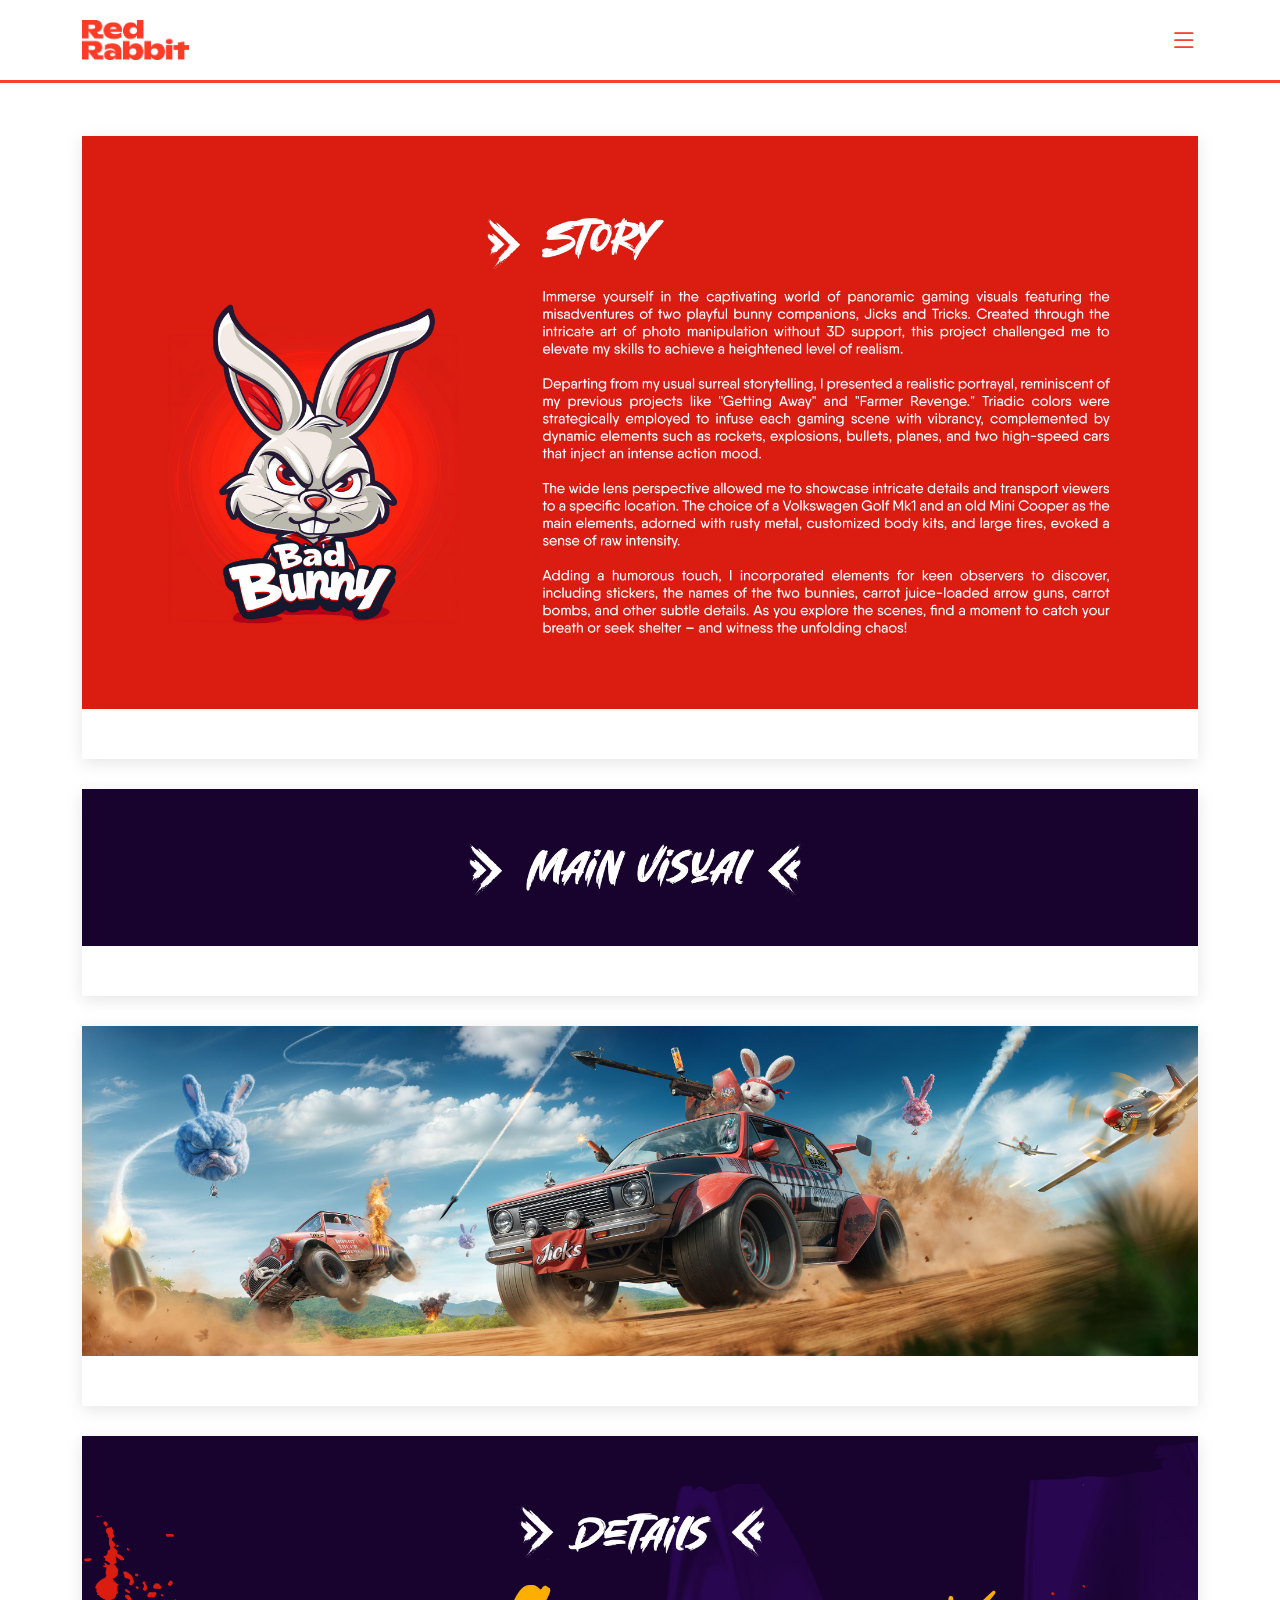
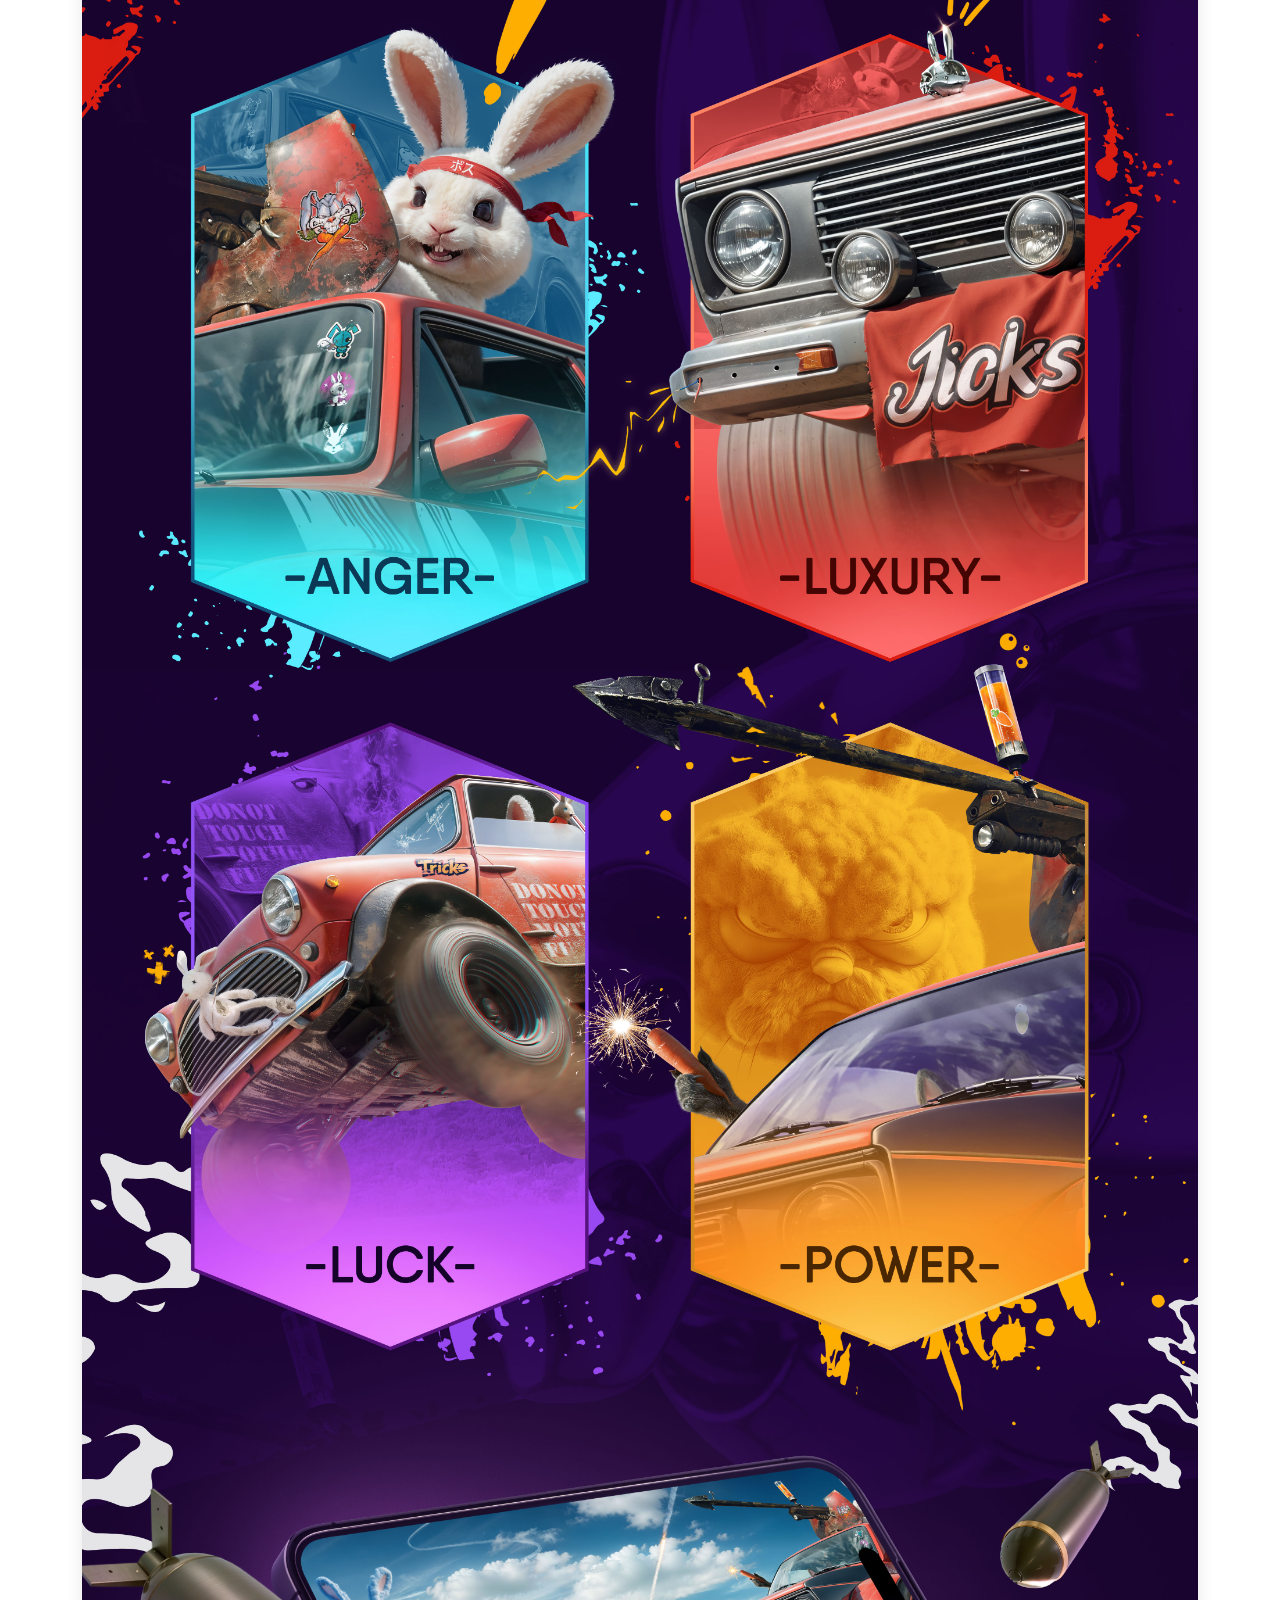
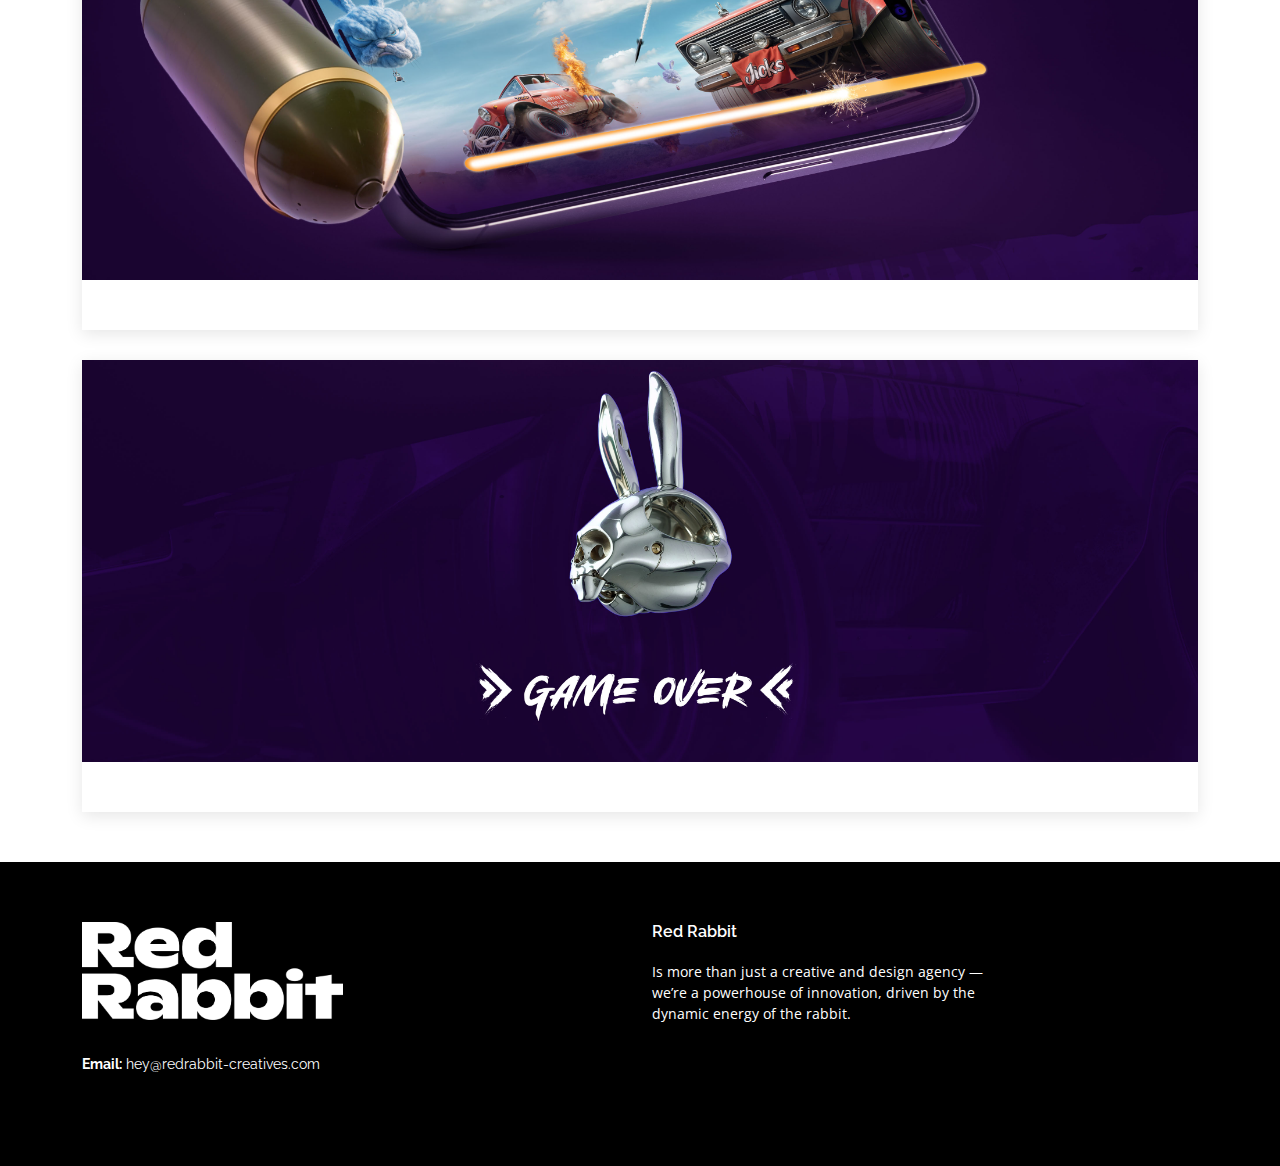
<file: pags/detail7.html>
<!DOCTYPE html>
<html lang="en">

<head>
  <meta charset="utf-8">
  <meta content="width=device-width, initial-scale=1.0" name="viewport">

  <title>Red Rabbit</title>
  <meta content="" name="description">
  <meta content="" name="keywords">

  <!-- Favicons -->
  <link href="../assets/img/favicon.png" rel="icon">
  <link href="../assets/img/apple-touch-icon.png" rel="apple-touch-icon">

  <!-- Google Fonts -->
  <link href="https://fonts.googleapis.com/css?family=Open+Sans:300,300i,400,400i,600,600i,700,700i|Raleway:300,300i,400,400i,500,500i,600,600i,700,700i|Poppins:300,300i,400,400i,500,500i,600,600i,700,700i" rel="stylesheet">

  <!-- Vendor CSS Files -->
  <link href="../assets/vendor/animate.css/animate.min.css" rel="stylesheet">
  <link href="../assets/vendor/bootstrap/css/bootstrap.min.css" rel="stylesheet">
  <link href="../assets/vendor/bootstrap-icons/bootstrap-icons.css" rel="stylesheet">
  <link href="../assets/vendor/boxicons/css/boxicons.min.css" rel="stylesheet">
  <link href="../assets/vendor/glightbox/css/glightbox.min.css" rel="stylesheet">
  <link href="../assets/vendor/remixicon/remixicon.css" rel="stylesheet">
  <link href="../assets/vendor/swiper/swiper-bundle.min.css" rel="stylesheet">

  <!-- Template Main CSS File -->
  <link href="../assets/css/style.css" rel="stylesheet">

  <!-- =======================================================

  ======================================================== -->
</head>

<body>

  <!-- ======= Header ======= -->
  <header id="header" class="fixed-top d-flex align-items-center">
    <div class="container d-flex align-items-center">

      <h1 class="logo me-auto"><a href="../index.html">
  
          <img src="../assets/img/logo.png" alt="" class="img-fluid" >
          
    

      </a></h1>



      <!-- Uncomment below if you prefer to use an image logo -->
      <!-- <a href="index.html" class="logo me-auto"><img src="assets/img/logo.png" alt="" class="img-fluid"></a>-->

      <nav id="navbar" class="navbar">
        <ul style="font-family: ABC;">
          <li><a href="../index.html">Home</a></li>
<!-- 
          <li class="dropdown"><a href="#"><span>About</span> <i class="bi bi-chevron-down"></i></a>
            <ul>
              <li><a href="about.html">About</a></li>
             <li><a href="team.html">Team</a></li> -->
              <!-- <li><a href="testimonials.html">Testimonials</a></li> -->

              <!-- <li class="dropdown"><a href="#"><span>Deep Drop Down</span> <i class="bi bi-chevron-right"></i></a>
                <ul>
                  <li><a href="#">Deep Drop Down 1</a></li>
                  <li><a href="#">Deep Drop Down 2</a></li>
                  <li><a href="#">Deep Drop Down 3</a></li>
                  <li><a href="#">Deep Drop Down 4</a></li>
                  <li><a href="#">Deep Drop Down 5</a></li>
                </ul>
              </li> -->
            <!-- </ul>
          </li>  -->
          <li><a href="#">Story</a></li>
          <li><a href="#" class="active">Portfolio</a></li>
          <!-- <li><a href="pricing.html">Pricing</a></li>
          <li><a href="blog.html">Blog</a></li> -->

          <li><a href="#">Contact us</a></li>
          <!-- <li><a href="index.html" class="getstarted">Get Started</a></li> -->
        </ul>
        <i class="bi bi-list mobile-nav-toggle"></i>
      </nav><!-- .navbar -->

    </div>
  </header><!-- End Header -->

  <main id="main">

 <br><br><br><br>
    <!-- ======= Blog Single Section ======= -->
    <section id="blog" class="blog">
      <div class="container" data-aos="fade-up">

        <div class="row">

          <div class="col-lg-12 entries">

            <article class="entry entry-single">

              <div class="entry-img">
                <img src="../assets/img/detils/Bad Bunny/1.jpg" alt="" class="img-fluid">
              </div>

          </div><!-- End blog entries list -->
          <div class="col-lg-12 entries">

            <article class="entry entry-single">

              <div class="entry-img">
                <img src="../assets/img/detils/Bad Bunny/2.jpg" alt="" class="img-fluid">
              </div>

          </div><!-- End blog entries list -->


          <div class="col-lg-12 entries">

            <article class="entry entry-single">

              <div class="entry-img">
                <img src="../assets/img/detils/Bad Bunny/3.jpg" alt="" class="img-fluid">
              </div>

          </div><!-- End blog entries list -->

          <div class="col-lg-12 entries">

            <article class="entry entry-single">

              <div class="entry-img">
                <img src="../assets/img/detils/Bad Bunny/4.jpg" alt="" class="img-fluid">
              </div>

          </div><!-- End blog entries list -->


          <div class="col-lg-12 entries">

            <article class="entry entry-single">

              <div class="entry-img">
                <img src="../assets/img/detils/Bad Bunny/5.jpg" alt="" class="img-fluid">
              </div>

          </div><!-- End blog entries list -->



      
          
       







        </div>
      </div>
    </section><!-- End Blog Single Section -->














  </main><!-- End #main -->

  <!-- ======= Footer ======= -->
  <footer id="footer">
    <div class="footer-top">
      <div class="container">
        <div class="row">

          <div class="col-lg-3 col-md-6">
            <div class="footer-info">
              <h1 class="logo me-auto"><a href="../index.html">
  
                <img src="../assets/img/logoo.png" alt="" class="img-fluid" >

              
      
            </a></h1>
           <p>
             
        <br>
                <strong>Email:</strong> hey@redrabbit-creatives.com<br>
              </p>
              <!-- <div class="social-links mt-3">
                <a href="#" class="twitter"><i class="bx bxl-twitter"></i></a>
                <a href="#" class="facebook"><i class="bx bxl-facebook"></i></a>
                <a href="#" class="instagram"><i class="bx bxl-instagram"></i></a>
                <a href="#" class="google-plus"><i class="bx bxl-skype"></i></a>
                <a href="#" class="linkedin"><i class="bx bxl-linkedin"></i></a>
              </div> -->
            </div>
          </div>

          <!-- <div class="col-lg-2 col-md-6 footer-links">
            <h4>Useful Links</h4>
            <ul>
              <li><i class="bx bx-chevron-right"></i> <a href="#">Home</a></li>
              <li><i class="bx bx-chevron-right"></i> <a href="#">About us</a></li>
              <li><i class="bx bx-chevron-right"></i> <a href="#">Services</a></li>
              <li><i class="bx bx-chevron-right"></i> <a href="#">Terms of service</a></li>
              <li><i class="bx bx-chevron-right"></i> <a href="#">Privacy policy</a></li>
            </ul>
          </div> -->

          <div class="col-lg-3 col-md-6 footer-links">
            <!-- <h4>Our Services</h4> -->
            <ul>
              <!-- <li><i class="bx bx-chevron-right"></i> <a href="#">Story</a></li>
              <li><i class="bx bx-chevron-right"></i> <a href="#">Portfolio</a></li>
              <li><i class="bx bx-chevron-right"></i> <a href="#">contact Us</a></li>
         -->
            </ul>
          </div>

          <div class="col-lg-4 col-md-6 footer-newsletter">
            <h4> Red Rabbit</h4>
            <p>Is more than just a creative and design agency — we’re a powerhouse of innovation,
               driven by the dynamic energy of the rabbit.
            </p>
            <!-- <form action="" method="post">
              <input type="email" name="email"><input type="submit" value="Subscribe">
            </form> -->

          </div>

        </div>
      </div>
    </div>

  </footer><!-- End Footer -->

  <a href="#" class="back-to-top d-flex align-items-center justify-content-center"><i class="bi bi-arrow-up-short"></i></a>

  <!-- Vendor JS Files -->
  <script src="../assets/vendor/bootstrap/js/bootstrap.bundle.min.js"></script>
  <script src="../assets/vendor/glightbox/js/glightbox.min.js"></script>
  <script src="../assets/vendor/isotope-layout/isotope.pkgd.min.js"></script>
  <script src="../assets/vendor/swiper/swiper-bundle.min.js"></script>
  <script src="../assets/vendor/waypoints/noframework.waypoints.js"></script>
  <script src="../assets/vendor/php-email-form/validate.js"></script>

  <!-- Template Main JS File -->
  <script src="../assets/js/main.js"></script>

</body>

</html>
</file>
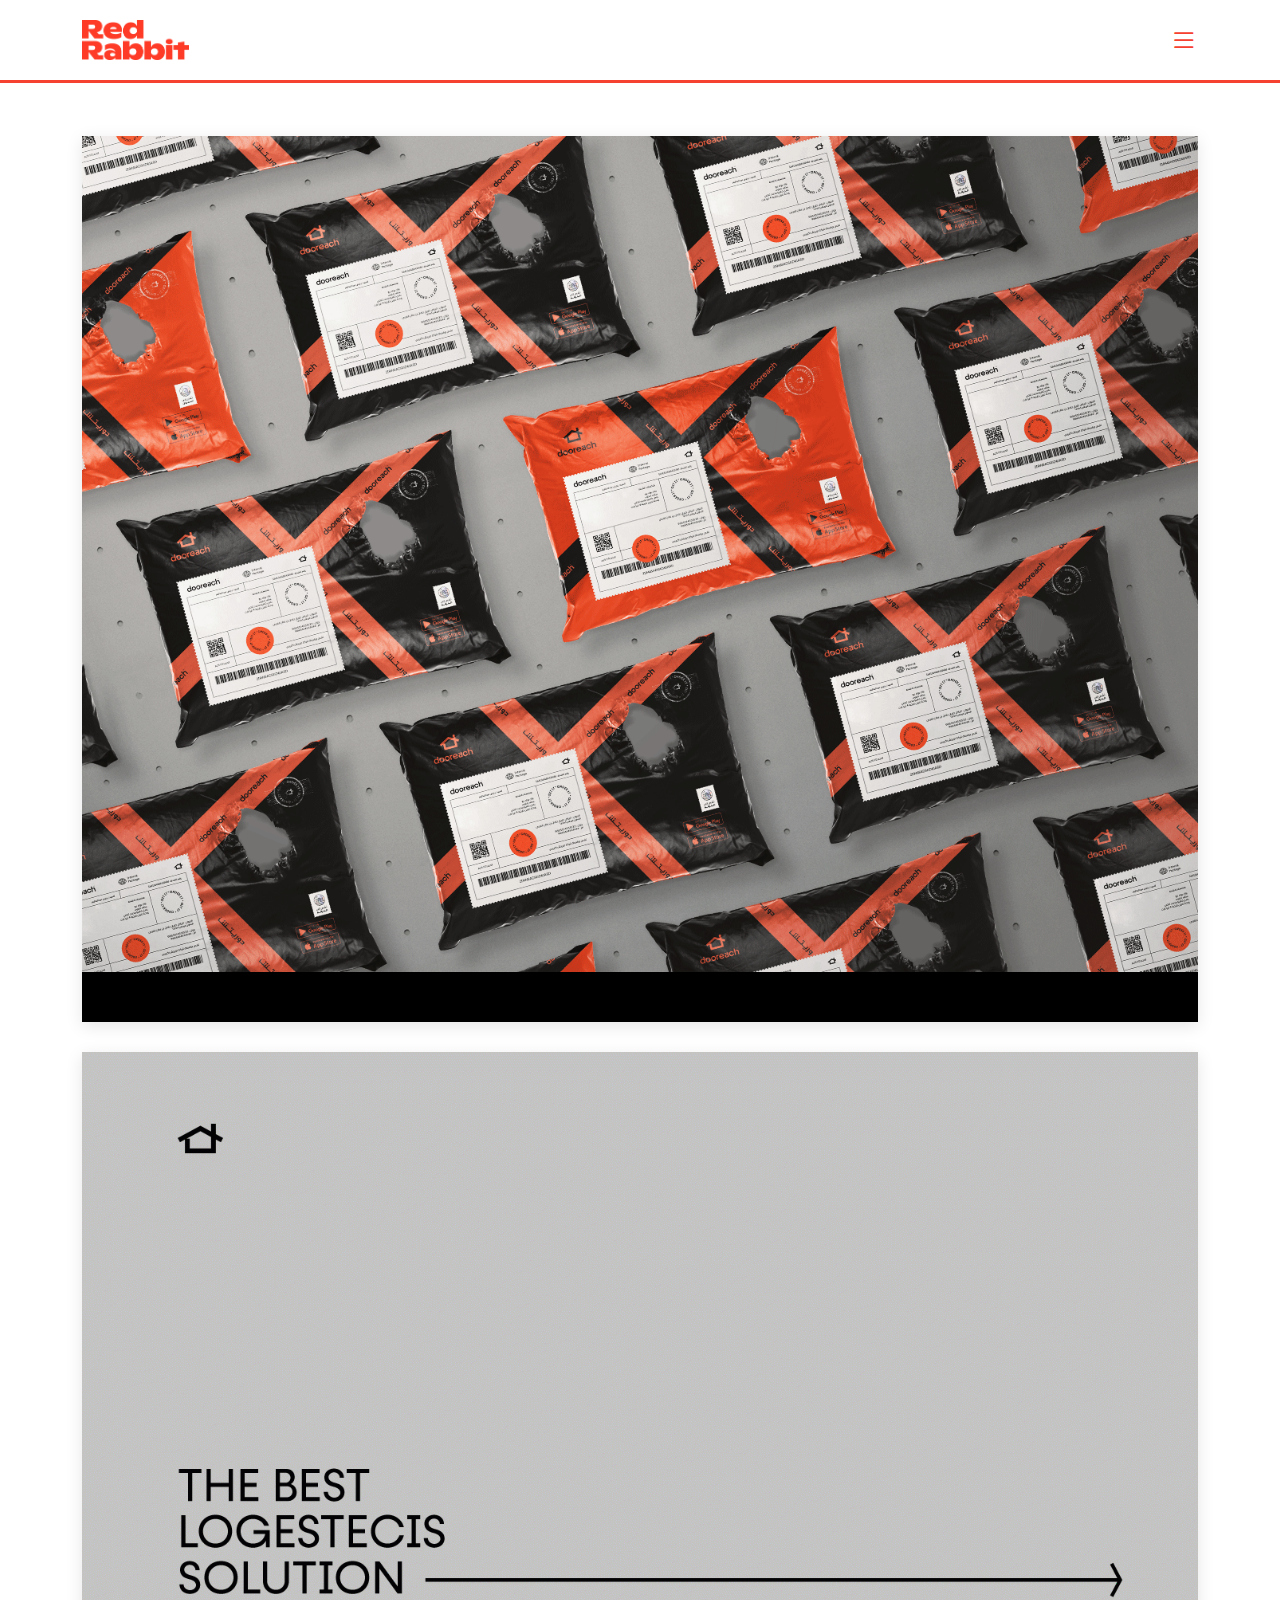
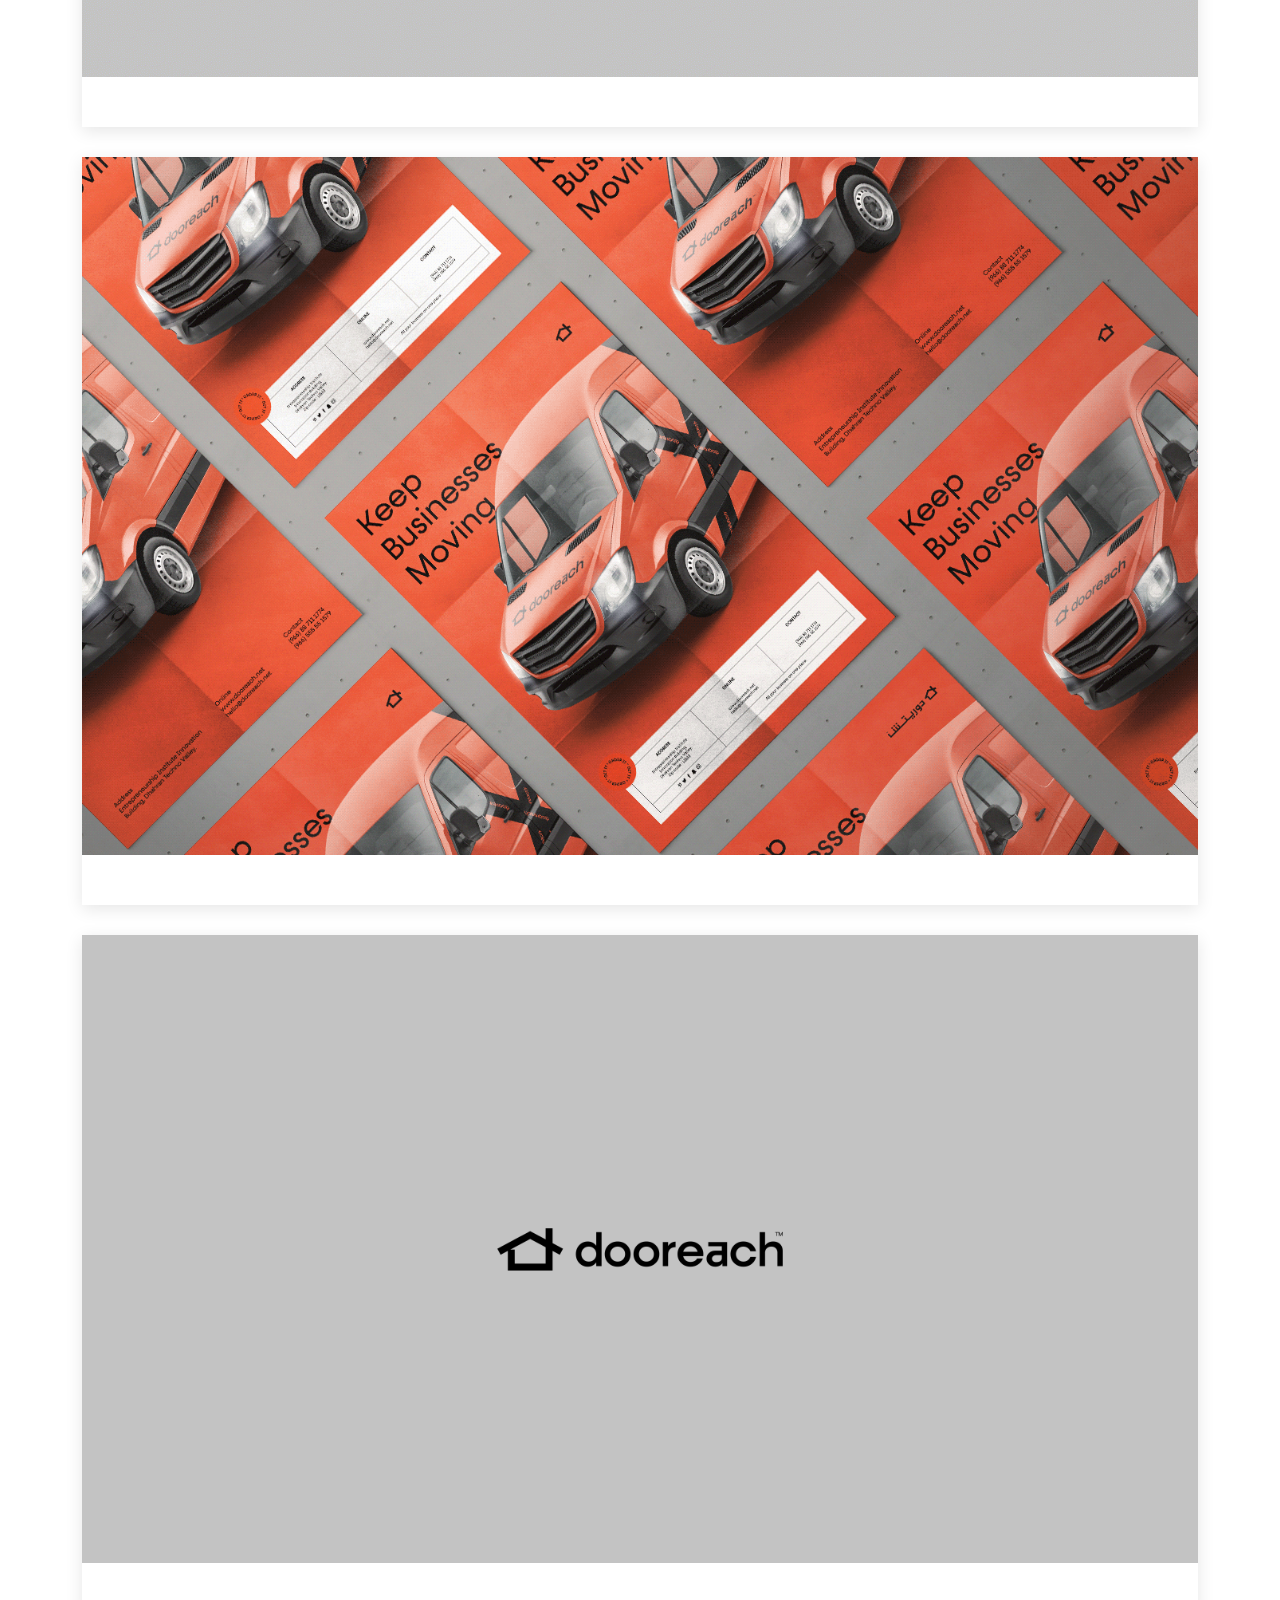
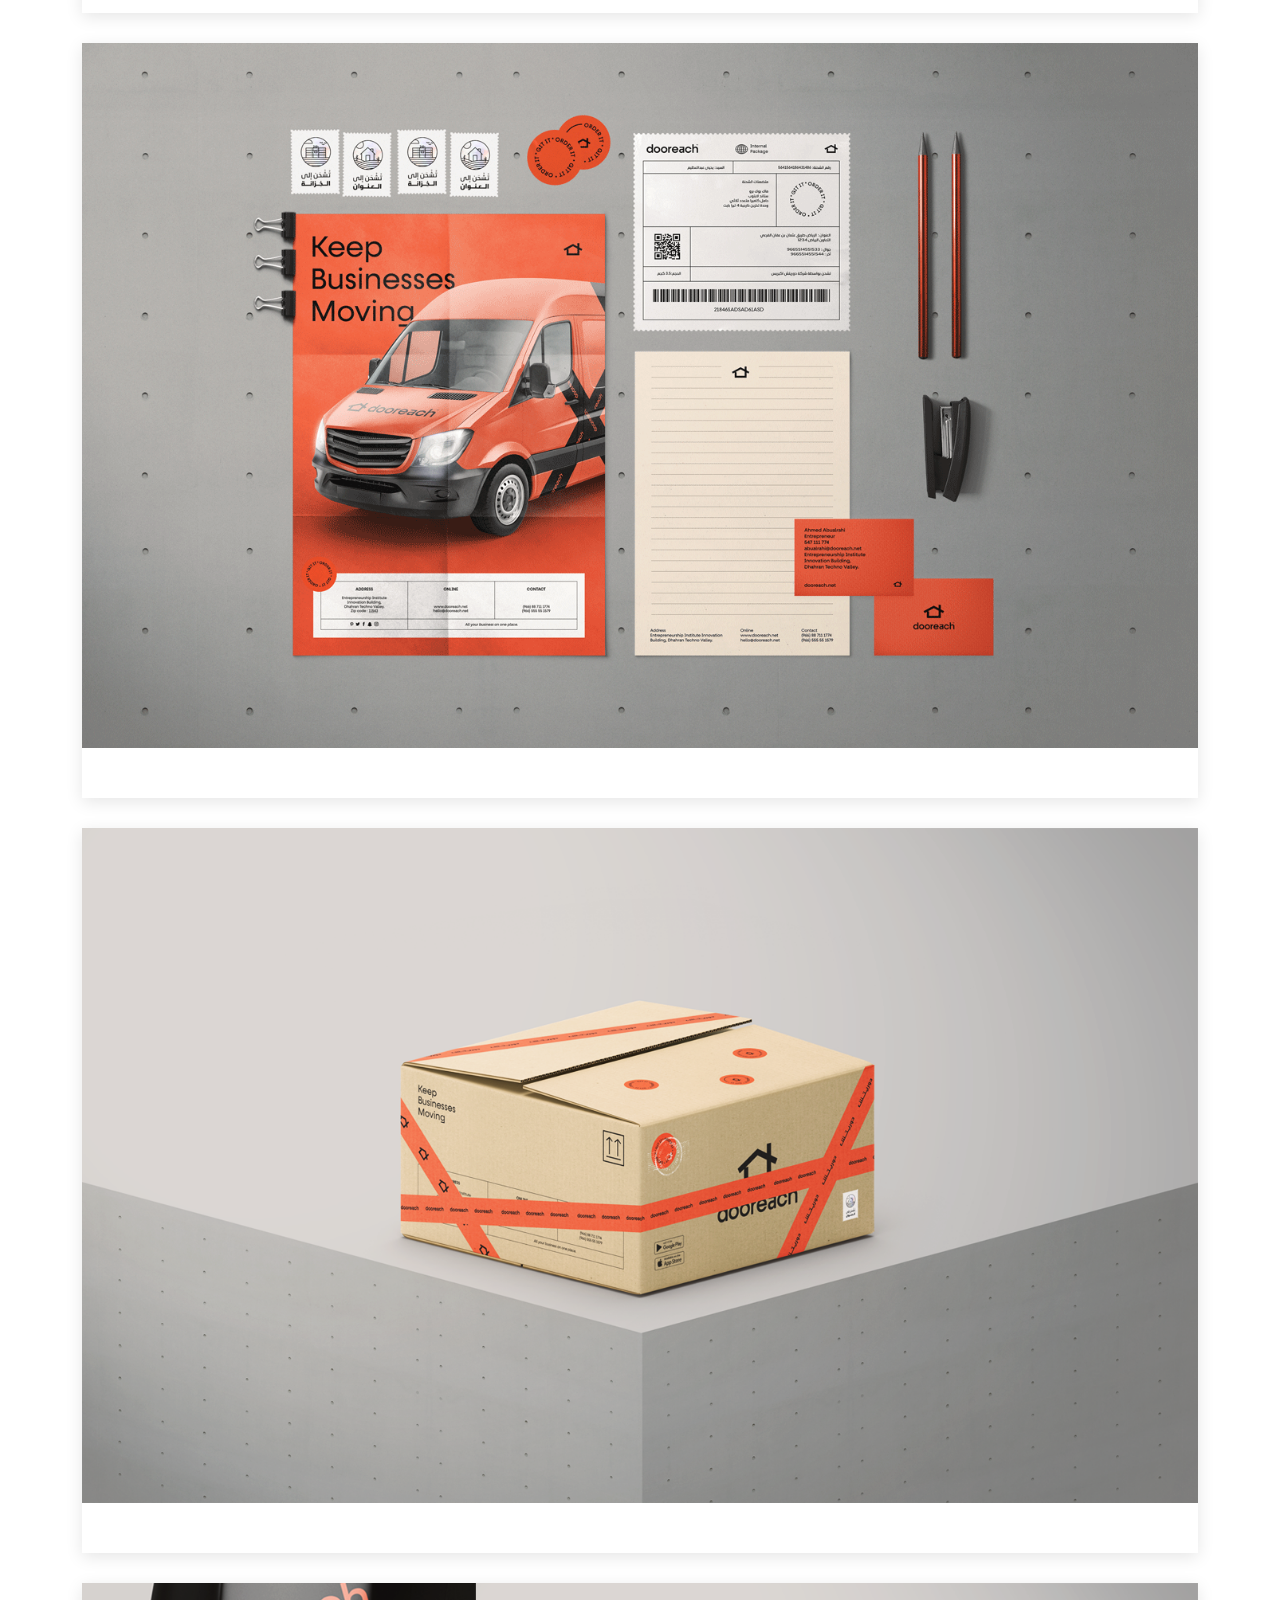
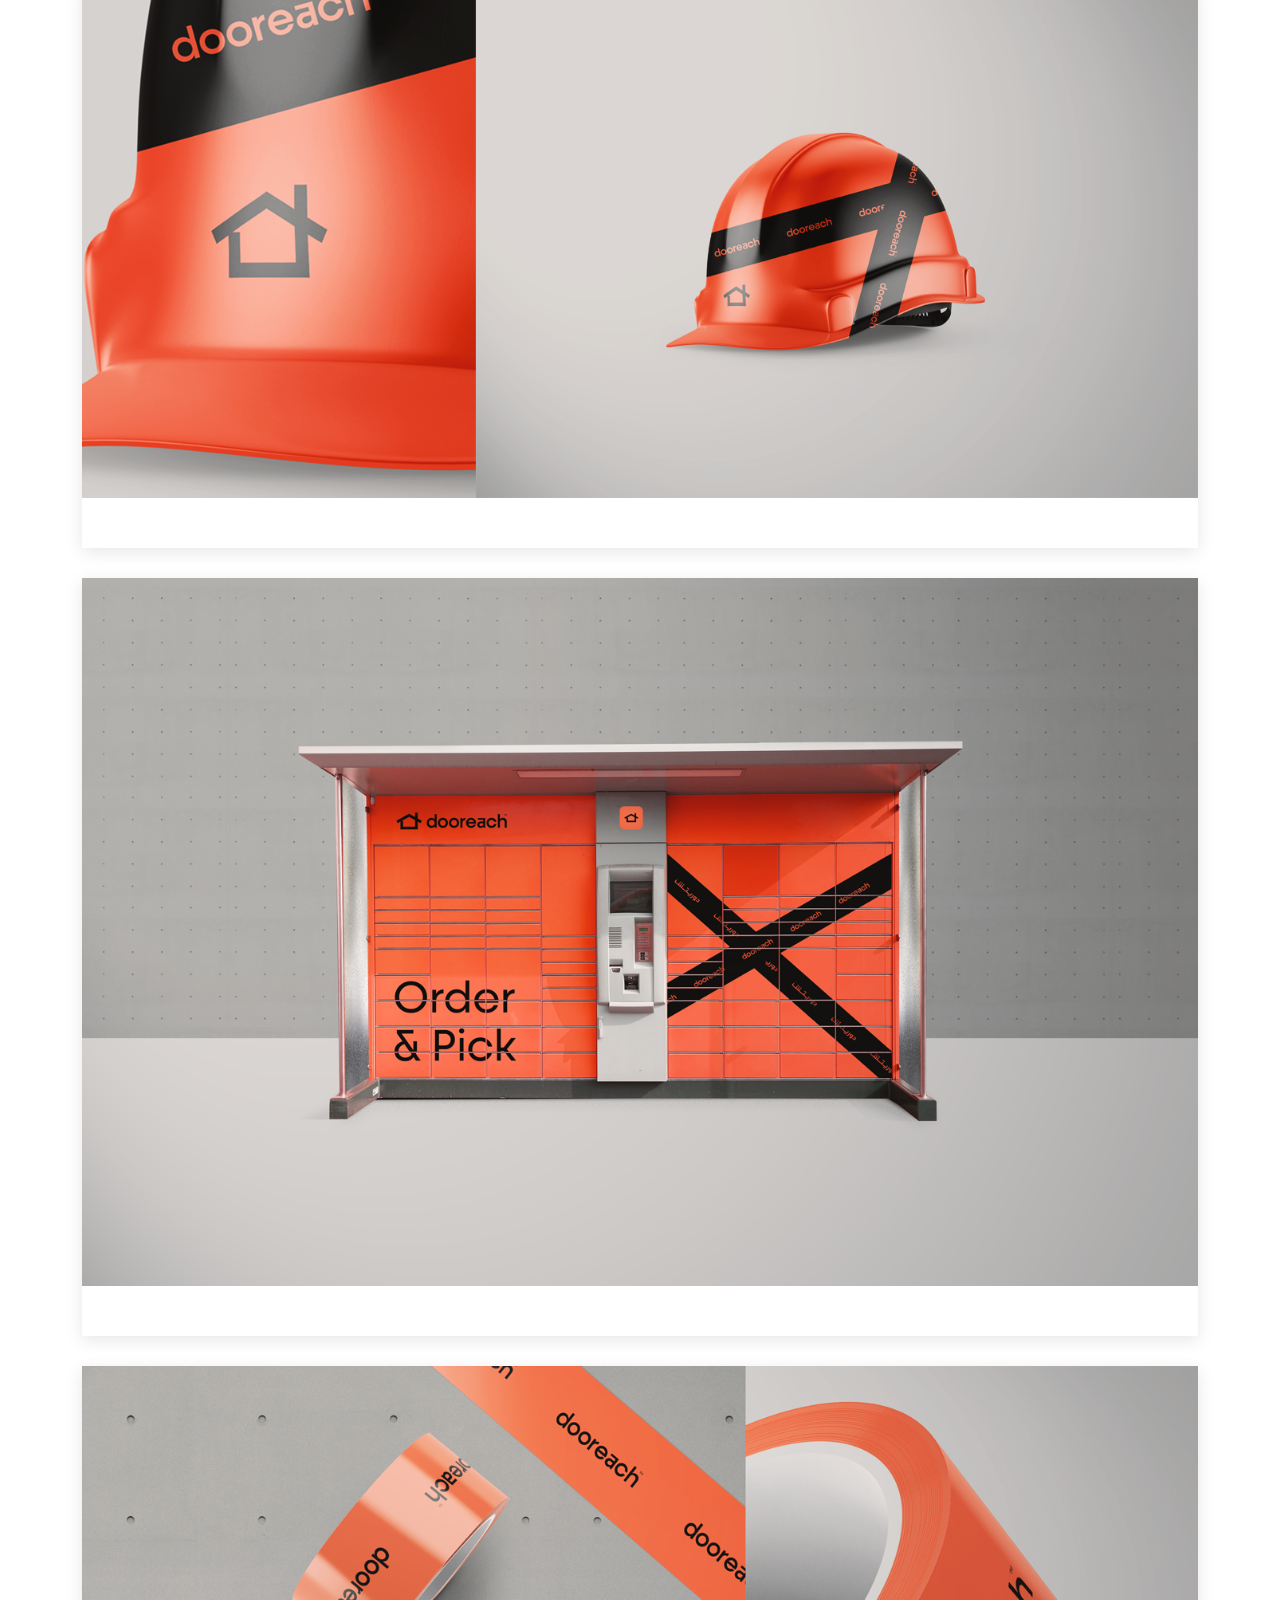
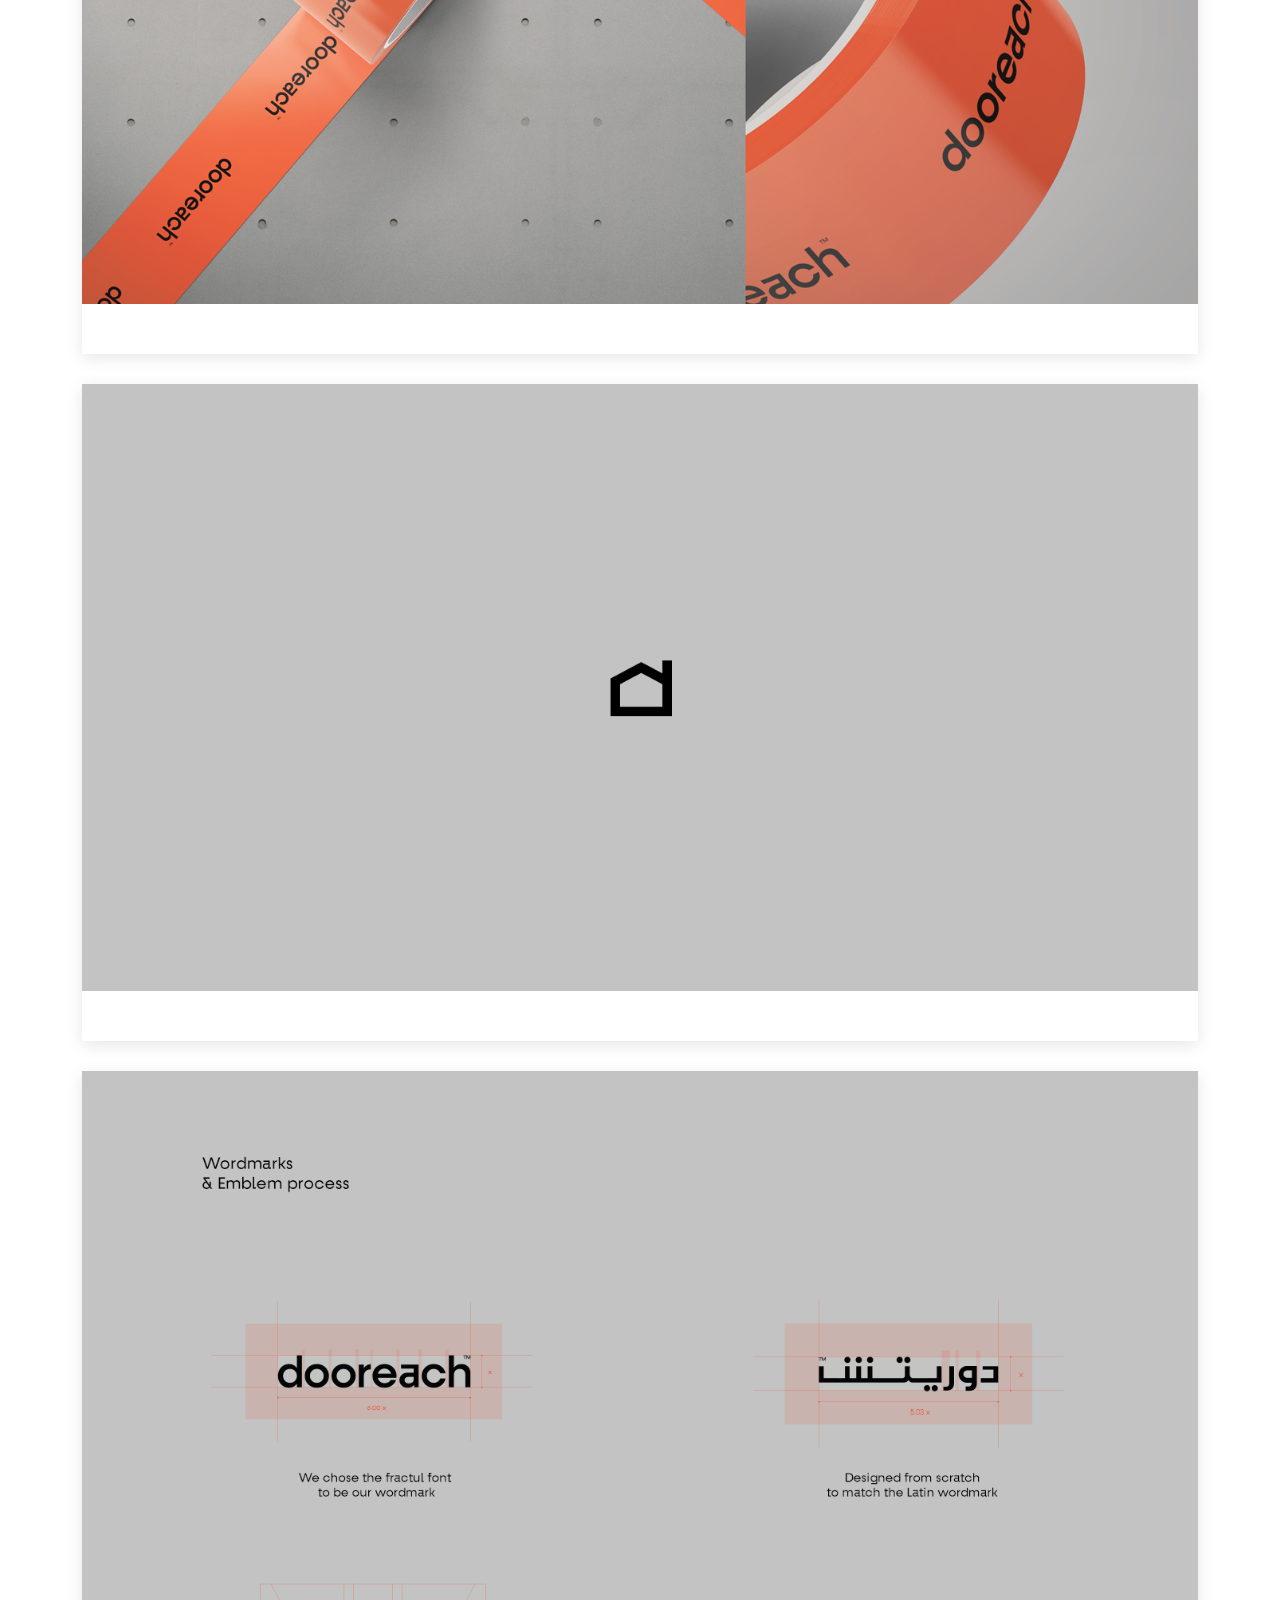
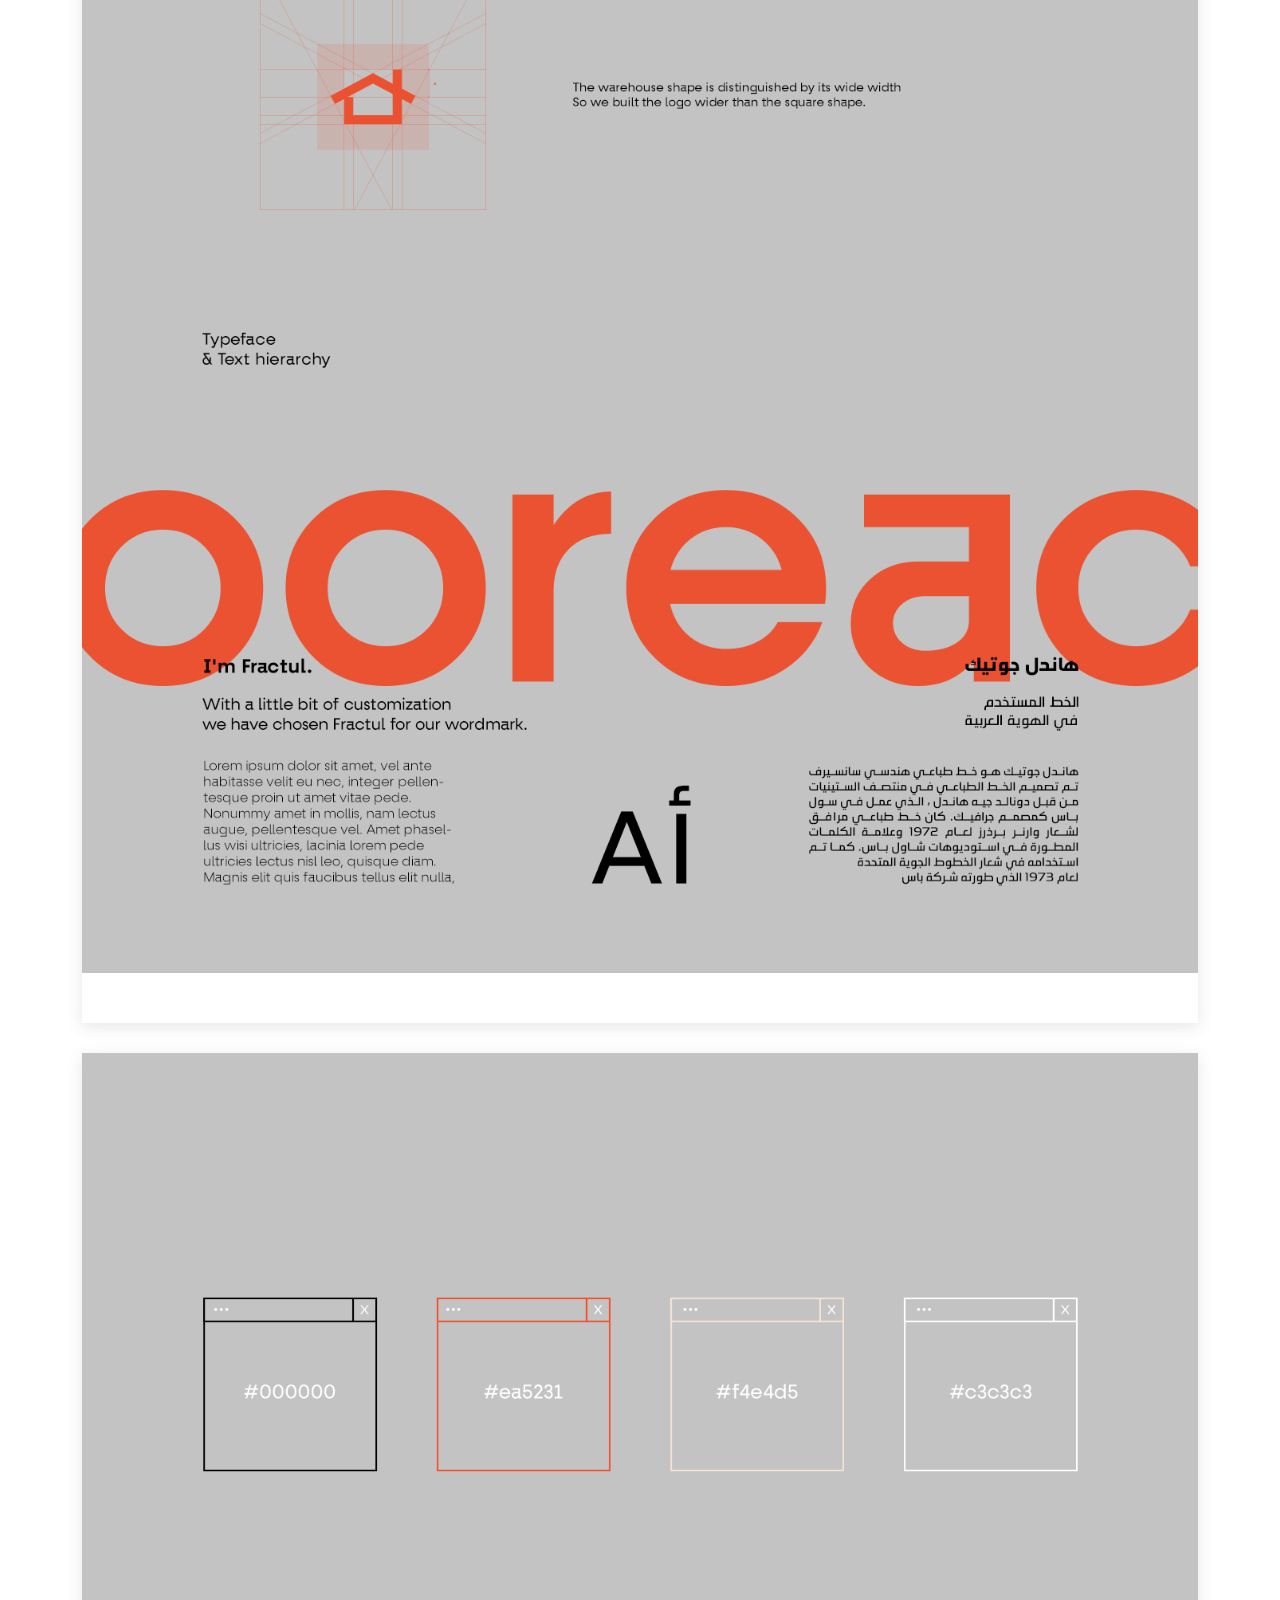
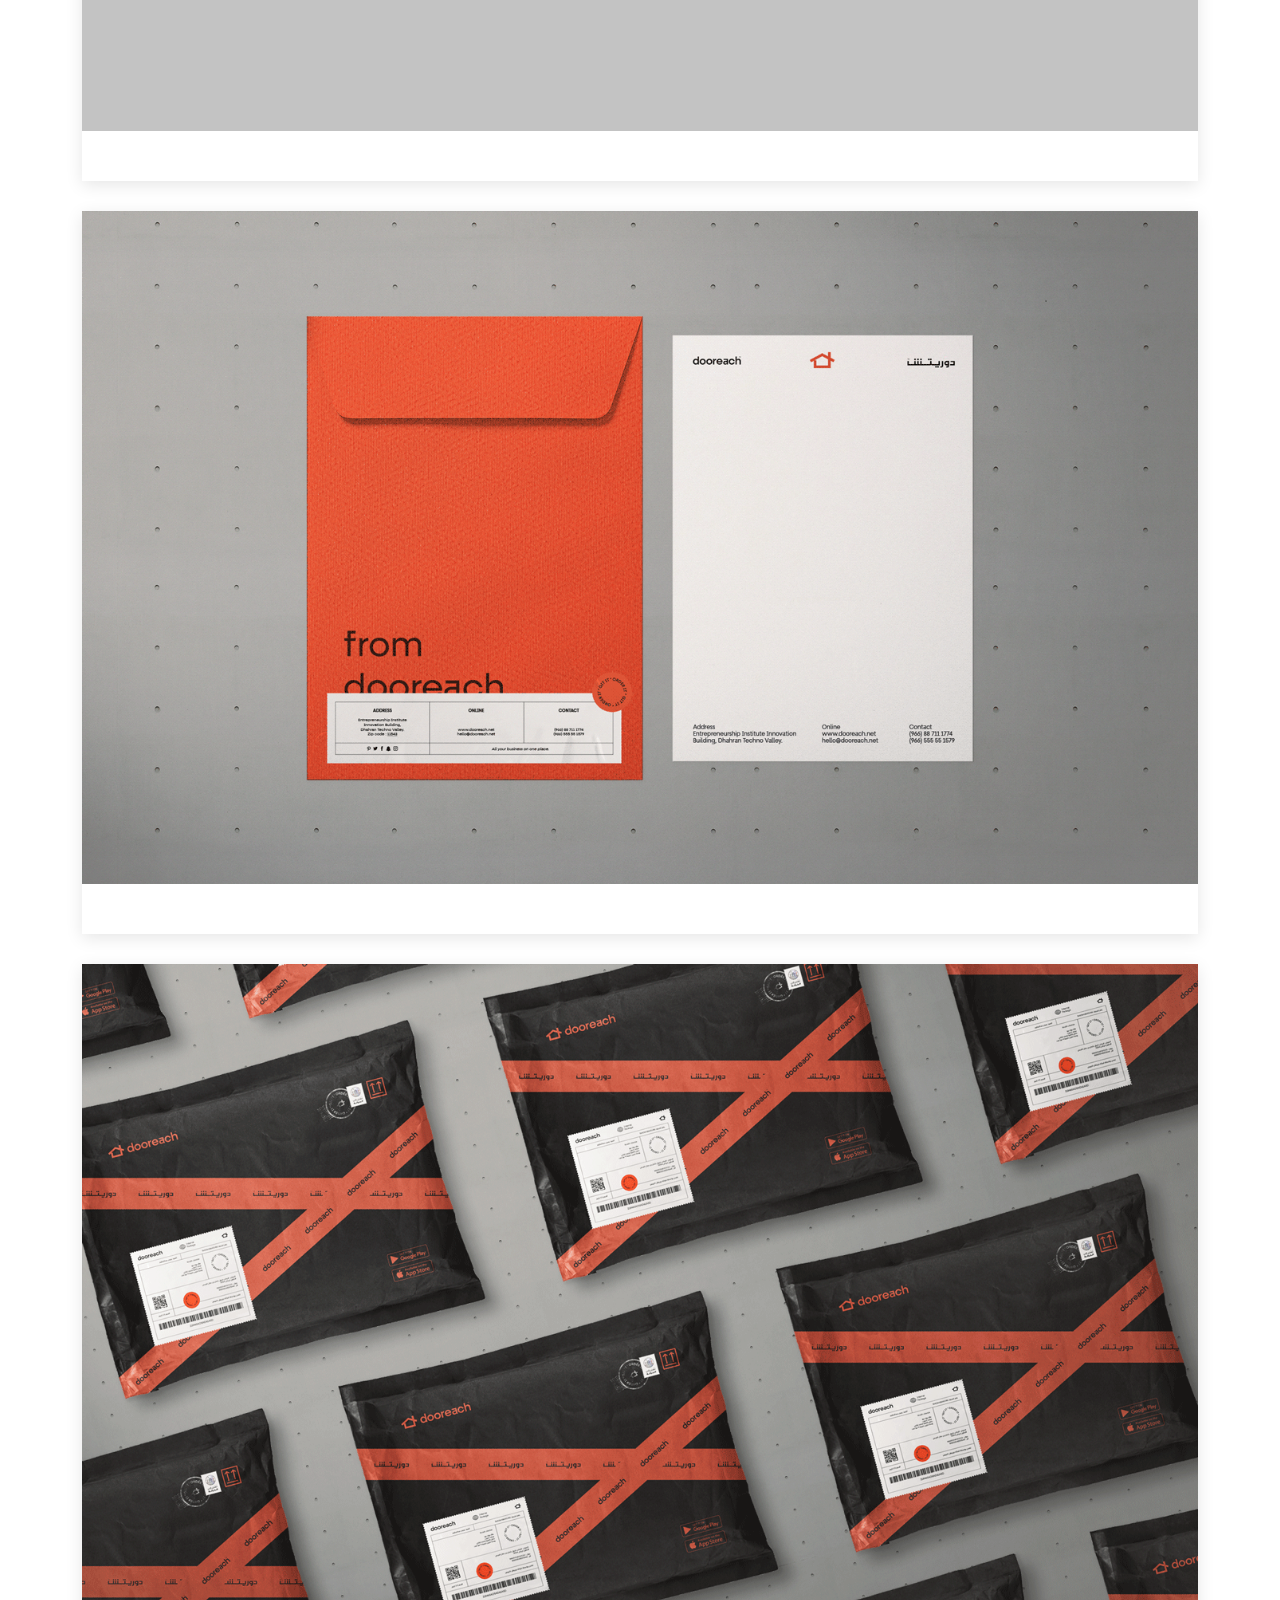
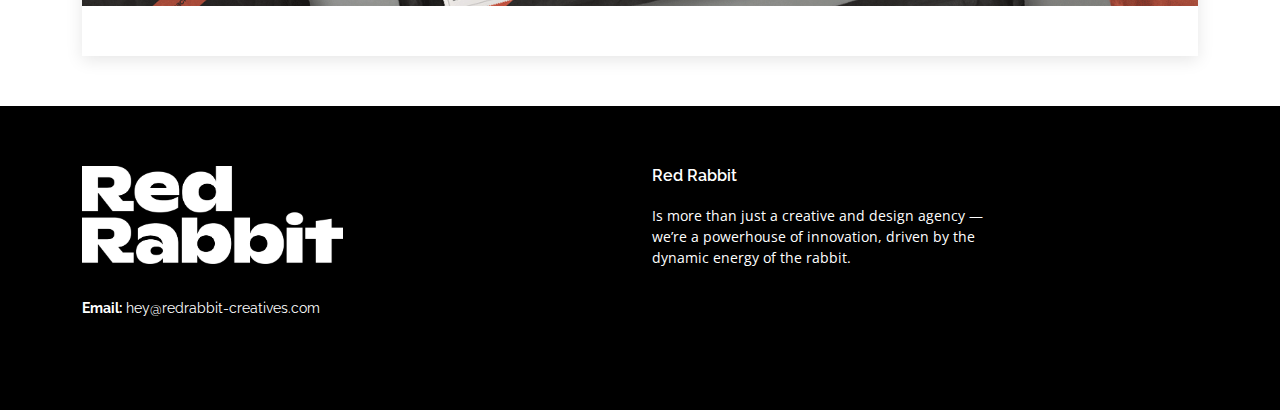
<file: pags/detail8.html>
<!DOCTYPE html>
<html lang="en">

<head>
  <meta charset="utf-8">
  <meta content="width=device-width, initial-scale=1.0" name="viewport">

  <title>Red Rabbit</title>
  <meta content="" name="description">
  <meta content="" name="keywords">

  <!-- Favicons -->
  <link href="../assets/img/favicon.png" rel="icon">
  <link href="../assets/img/apple-touch-icon.png" rel="apple-touch-icon">

  <!-- Google Fonts -->
  <link href="https://fonts.googleapis.com/css?family=Open+Sans:300,300i,400,400i,600,600i,700,700i|Raleway:300,300i,400,400i,500,500i,600,600i,700,700i|Poppins:300,300i,400,400i,500,500i,600,600i,700,700i" rel="stylesheet">

  <!-- Vendor CSS Files -->
  <link href="../assets/vendor/animate.css/animate.min.css" rel="stylesheet">
  <link href="../assets/vendor/bootstrap/css/bootstrap.min.css" rel="stylesheet">
  <link href="../assets/vendor/bootstrap-icons/bootstrap-icons.css" rel="stylesheet">
  <link href="../assets/vendor/boxicons/css/boxicons.min.css" rel="stylesheet">
  <link href="../assets/vendor/glightbox/css/glightbox.min.css" rel="stylesheet">
  <link href="../assets/vendor/remixicon/remixicon.css" rel="stylesheet">
  <link href="../assets/vendor/swiper/swiper-bundle.min.css" rel="stylesheet">

  <!-- Template Main CSS File -->
  <link href="../assets/css/style.css" rel="stylesheet">

  <!-- =======================================================

  ======================================================== -->
</head>

<body>

  <!-- ======= Header ======= -->
  <header id="header" class="fixed-top d-flex align-items-center">
    <div class="container d-flex align-items-center">

      <h1 class="logo me-auto"><a href="../index.html">
  
          <img src="../assets/img/logo.png" alt="" class="img-fluid" >
          
    

      </a></h1>



      <!-- Uncomment below if you prefer to use an image logo -->
      <!-- <a href="index.html" class="logo me-auto"><img src="assets/img/logo.png" alt="" class="img-fluid"></a>-->

      <nav id="navbar" class="navbar">
        <ul style="font-family: ABC;">
          <li><a href="../index.html">Home</a></li>
<!-- 
          <li class="dropdown"><a href="#"><span>About</span> <i class="bi bi-chevron-down"></i></a>
            <ul>
              <li><a href="about.html">About</a></li>
             <li><a href="team.html">Team</a></li> -->
              <!-- <li><a href="testimonials.html">Testimonials</a></li> -->

              <!-- <li class="dropdown"><a href="#"><span>Deep Drop Down</span> <i class="bi bi-chevron-right"></i></a>
                <ul>
                  <li><a href="#">Deep Drop Down 1</a></li>
                  <li><a href="#">Deep Drop Down 2</a></li>
                  <li><a href="#">Deep Drop Down 3</a></li>
                  <li><a href="#">Deep Drop Down 4</a></li>
                  <li><a href="#">Deep Drop Down 5</a></li>
                </ul>
              </li> -->
            <!-- </ul>
          </li>  -->
          <li><a href="#">Story</a></li>
          <li><a href="#" class="active">Portfolio</a></li>
          <!-- <li><a href="pricing.html">Pricing</a></li>
          <li><a href="blog.html">Blog</a></li> -->

          <li><a href="#">Contact us</a></li>
          <!-- <li><a href="index.html" class="getstarted">Get Started</a></li> -->
        </ul>
        <i class="bi bi-list mobile-nav-toggle"></i>
      </nav><!-- .navbar -->

    </div>
  </header><!-- End Header -->

  <main id="main">

 <br><br><br><br>
    <!-- ======= Blog Single Section ======= -->
    <section id="blog" class="blog">
      <div class="container" data-aos="fade-up">

        <div class="row">

          <div class="col-lg-12 entries">

            <article class="entry entry-single" style="background: #000;">

              <div class="entry-img">
                <img src="../assets/img/detils/dooreach/1.png" alt="" class="img-fluid">
              </div>

          </div><!-- End blog entries list -->
          <div class="col-lg-12 entries">

            <article class="entry entry-single">

              <div class="entry-img">
                <img src="../assets/img/detils/dooreach/2.gif" alt="" class="img-fluid">
              </div>

          </div><!-- End blog entries list -->


          <div class="col-lg-12 entries">

            <article class="entry entry-single">

              <div class="entry-img">
                <img src="../assets/img/detils/dooreach/3.png" alt="" class="img-fluid">
              </div>

          </div><!-- End blog entries list -->

          <div class="col-lg-12 entries">

            <article class="entry entry-single">

              <div class="entry-img">
                <img src="../assets/img/detils/dooreach/4.gif" alt="" class="img-fluid">
              </div>

          </div><!-- End blog entries list -->


          <div class="col-lg-12 entries">

            <article class="entry entry-single">

              <div class="entry-img">
                <img src="../assets/img/detils/dooreach/5.png" alt="" class="img-fluid">
              </div>

          </div><!-- End blog entries list -->



          <div class="col-lg-12 entries">

            <article class="entry entry-single">

              <div class="entry-img">
                <img src="../assets/img/detils/dooreach/6.png" alt="" class="img-fluid">
              </div>

          </div><!-- End blog entries list -->

          <div class="col-lg-12 entries">

            <article class="entry entry-single">

              <div class="entry-img">
                <img src="../assets/img/detils/dooreach/7.png" alt="" class="img-fluid">
              </div>

          </div><!-- End blog entries list -->


          
          <div class="col-lg-12 entries">

            <article class="entry entry-single">

              <div class="entry-img">
                <img src="../assets/img/detils/dooreach/8.png" alt="" class="img-fluid">
              </div>

          </div><!-- End blog entries list -->





          
          <div class="col-lg-12 entries">

            <article class="entry entry-single">

              <div class="entry-img">
                <img src="../assets/img/detils/dooreach/9.png" alt="" class="img-fluid">
              </div>

          </div><!-- End blog entries list -->





          
          <div class="col-lg-12 entries">

            <article class="entry entry-single">

              <div class="entry-img">
                <img src="../assets/img/detils/dooreach/10.gif" alt="" class="img-fluid">
              </div>

          </div><!-- End blog entries list -->





          
          <div class="col-lg-12 entries">

            <article class="entry entry-single">

              <div class="entry-img">
                <img src="../assets/img/detils/dooreach/11.png" alt="" class="img-fluid">
              </div>

          </div><!-- End blog entries list -->





          
          <div class="col-lg-12 entries">

            <article class="entry entry-single">

              <div class="entry-img">
                <img src="../assets/img/detils/dooreach/12.png" alt="" class="img-fluid">
              </div>

          </div><!-- End blog entries list -->



          <div class="col-lg-12 entries">

            <article class="entry entry-single">

              <div class="entry-img">
                <img src="../assets/img/detils/dooreach/13.png" alt="" class="img-fluid">
              </div>

          </div><!-- End blog entries list -->



          <div class="col-lg-12 entries">

            <article class="entry entry-single">

              <div class="entry-img">
                <img src="../assets/img/detils/dooreach/14.png" alt="" class="img-fluid">
              </div>

          </div><!-- End blog entries list -->



       



        </div>
      </div>
    </section><!-- End Blog Single Section -->



  </main><!-- End #main -->

  <!-- ======= Footer ======= -->
  <footer id="footer">
    <div class="footer-top">
      <div class="container">
        <div class="row">

          <div class="col-lg-3 col-md-6">
            <div class="footer-info">
              <h1 class="logo me-auto"><a href="../index.html">
  
                <img src="../assets/img/logoo.png" alt="" class="img-fluid" >

              
      
            </a></h1>
           <p>
             
        <br>
                <strong>Email:</strong> hey@redrabbit-creatives.com<br>
              </p>
              <!-- <div class="social-links mt-3">
                <a href="#" class="twitter"><i class="bx bxl-twitter"></i></a>
                <a href="#" class="facebook"><i class="bx bxl-facebook"></i></a>
                <a href="#" class="instagram"><i class="bx bxl-instagram"></i></a>
                <a href="#" class="google-plus"><i class="bx bxl-skype"></i></a>
                <a href="#" class="linkedin"><i class="bx bxl-linkedin"></i></a>
              </div> -->
            </div>
          </div>

          <!-- <div class="col-lg-2 col-md-6 footer-links">
            <h4>Useful Links</h4>
            <ul>
              <li><i class="bx bx-chevron-right"></i> <a href="#">Home</a></li>
              <li><i class="bx bx-chevron-right"></i> <a href="#">About us</a></li>
              <li><i class="bx bx-chevron-right"></i> <a href="#">Services</a></li>
              <li><i class="bx bx-chevron-right"></i> <a href="#">Terms of service</a></li>
              <li><i class="bx bx-chevron-right"></i> <a href="#">Privacy policy</a></li>
            </ul>
          </div> -->

          <div class="col-lg-3 col-md-6 footer-links">
            <!-- <h4>Our Services</h4> -->
            <ul>
              <!-- <li><i class="bx bx-chevron-right"></i> <a href="#">Story</a></li>
              <li><i class="bx bx-chevron-right"></i> <a href="#">Portfolio</a></li>
              <li><i class="bx bx-chevron-right"></i> <a href="#">contact Us</a></li>
         -->
            </ul>
          </div>

          <div class="col-lg-4 col-md-6 footer-newsletter">
            <h4> Red Rabbit</h4>
            <p>Is more than just a creative and design agency — we’re a powerhouse of innovation,
               driven by the dynamic energy of the rabbit.
            </p>
            <!-- <form action="" method="post">
              <input type="email" name="email"><input type="submit" value="Subscribe">
            </form> -->

          </div>

        </div>
      </div>
    </div>


  </footer><!-- End Footer -->

  <a href="#" class="back-to-top d-flex align-items-center justify-content-center"><i class="bi bi-arrow-up-short"></i></a>

  <!-- Vendor JS Files -->
  <script src="../assets/vendor/bootstrap/js/bootstrap.bundle.min.js"></script>
  <script src="../assets/vendor/glightbox/js/glightbox.min.js"></script>
  <script src="../assets/vendor/isotope-layout/isotope.pkgd.min.js"></script>
  <script src="../assets/vendor/swiper/swiper-bundle.min.js"></script>
  <script src="../assets/vendor/waypoints/noframework.waypoints.js"></script>
  <script src="../assets/vendor/php-email-form/validate.js"></script>

  <!-- Template Main JS File -->
  <script src="../assets/js/main.js"></script>

</body>

</html>
</file>
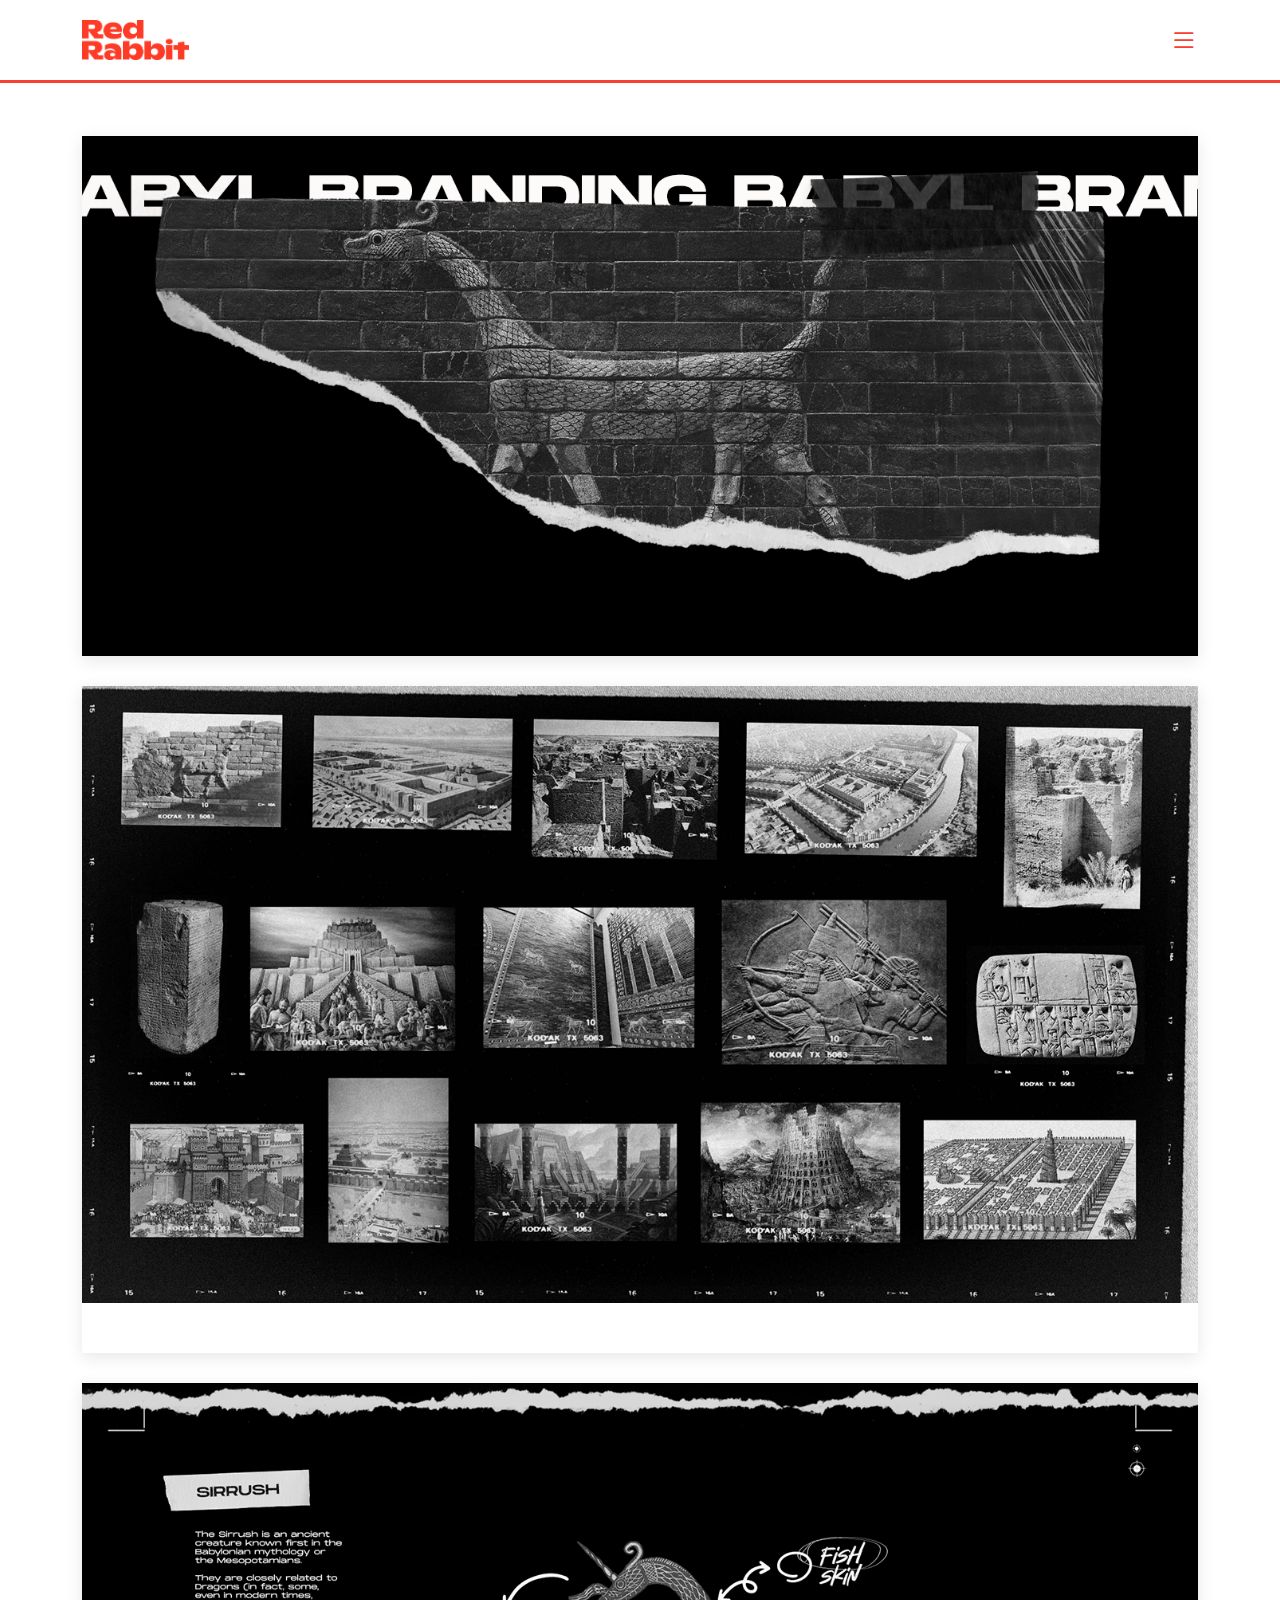
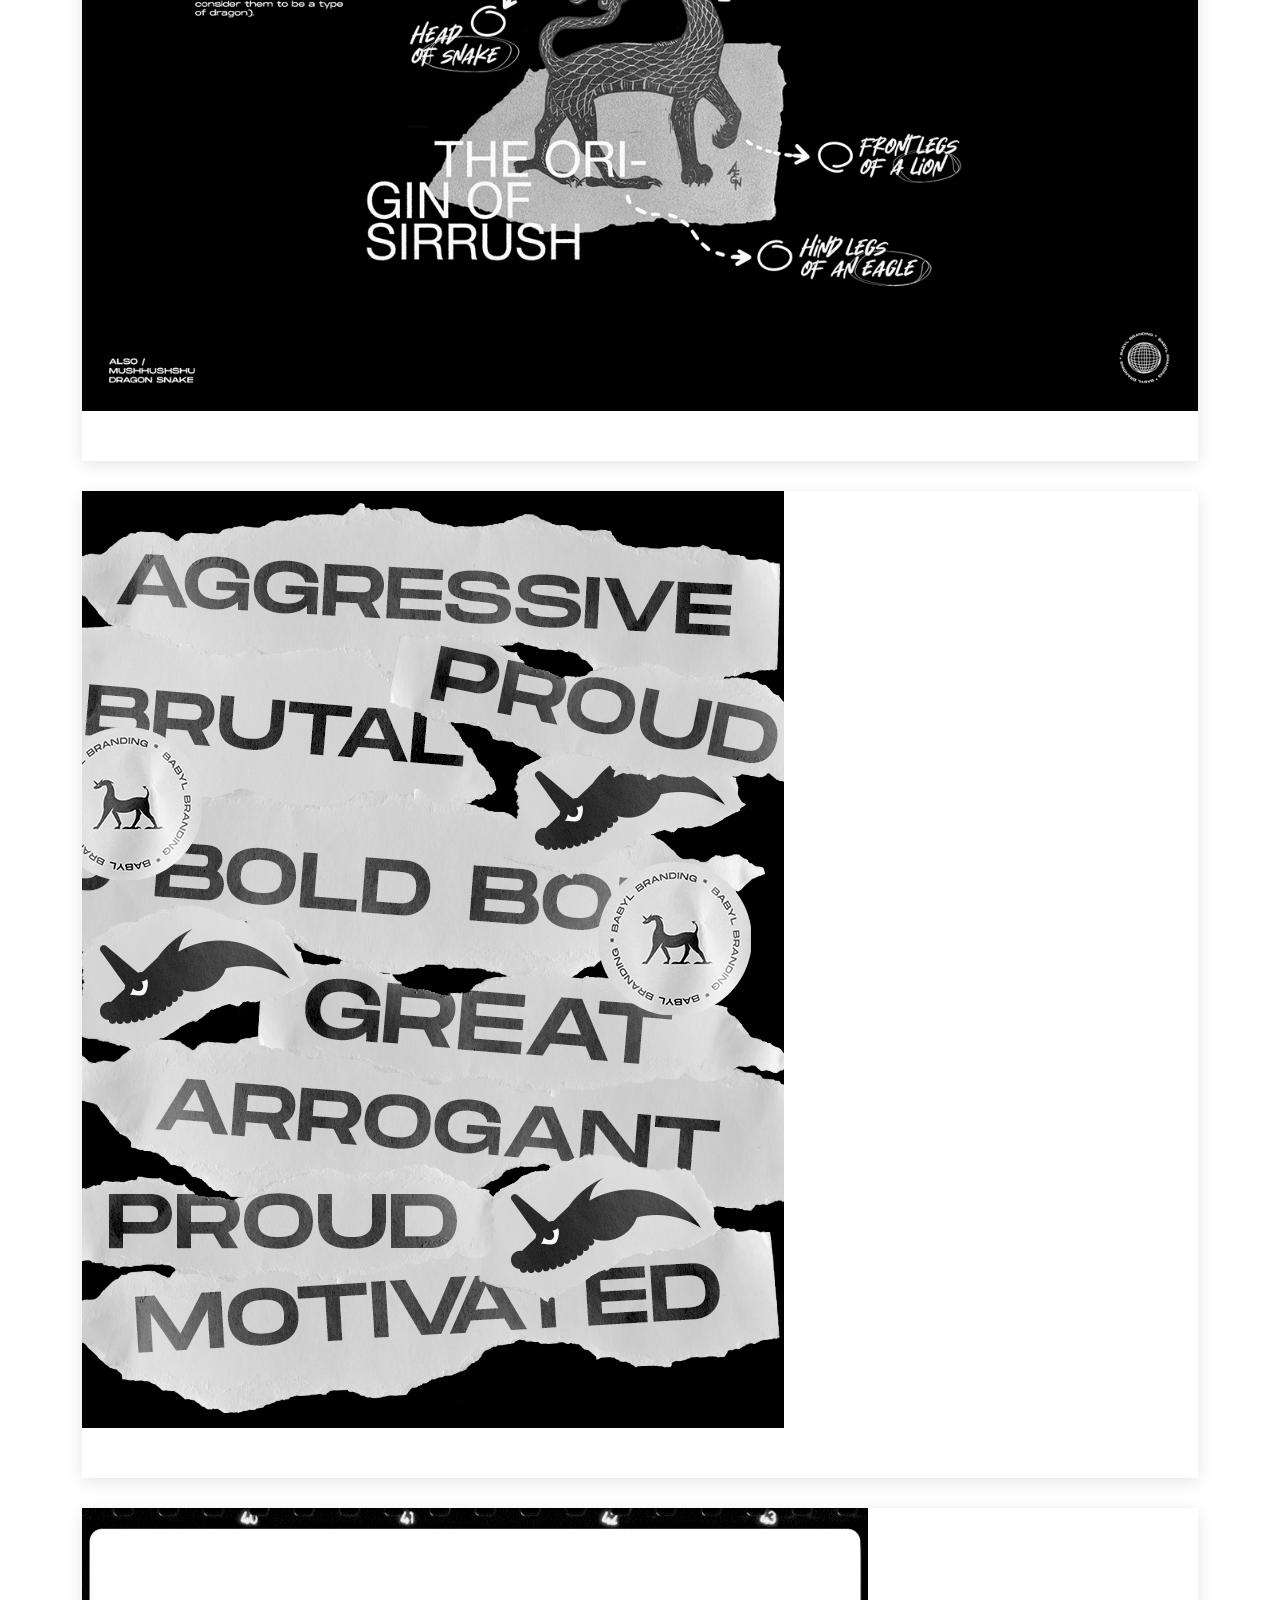
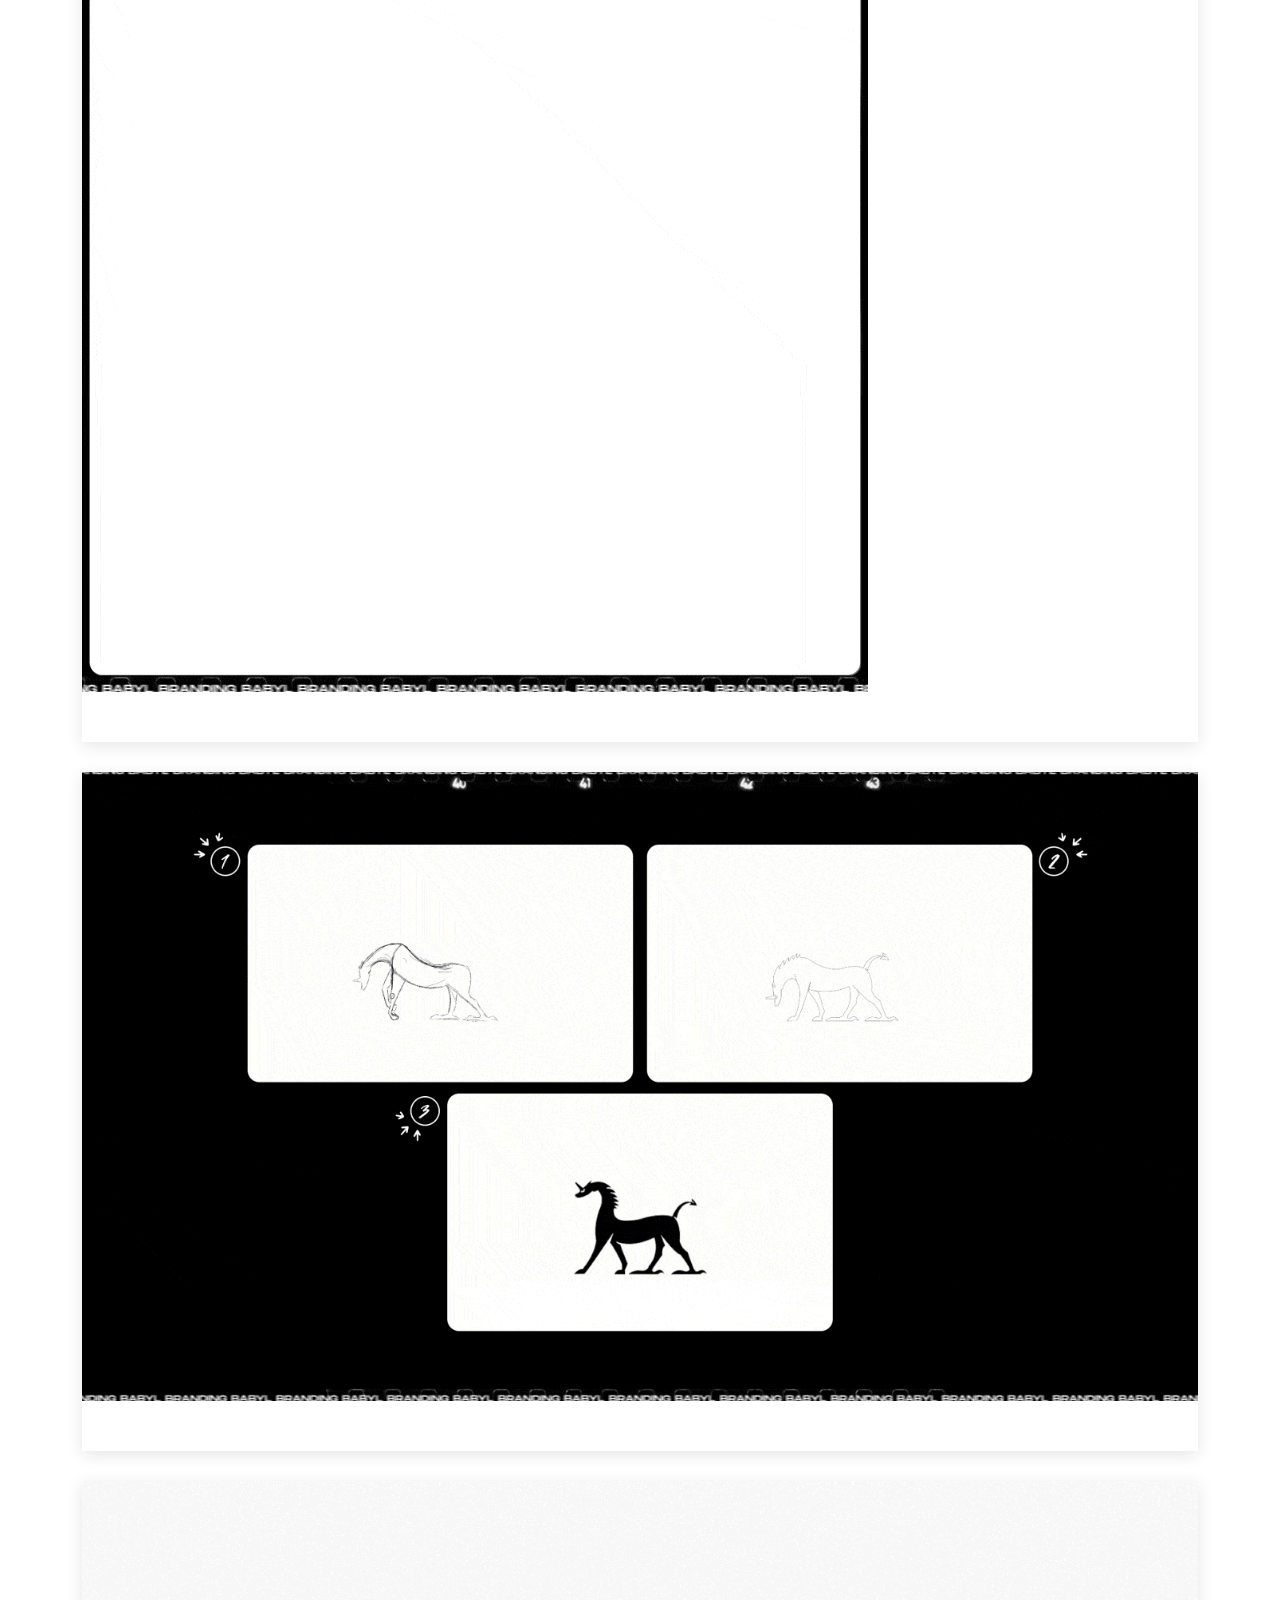
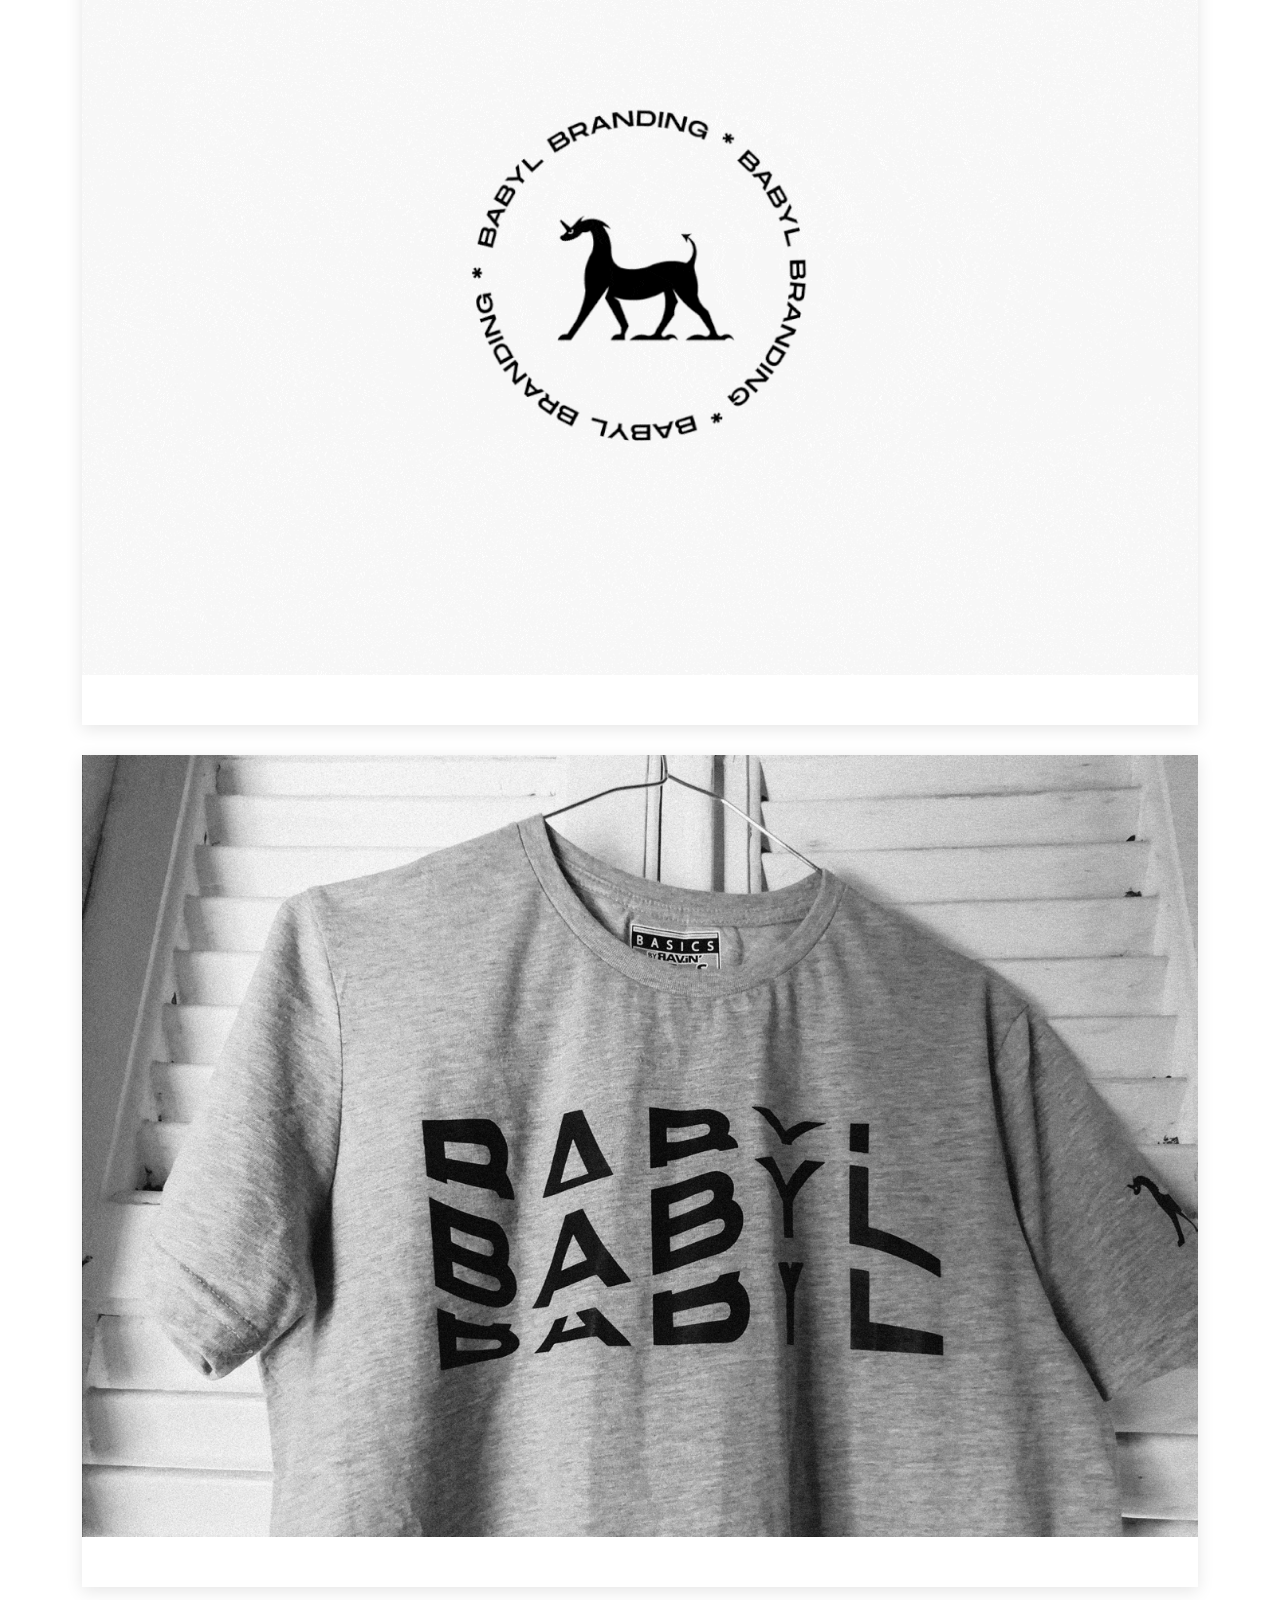
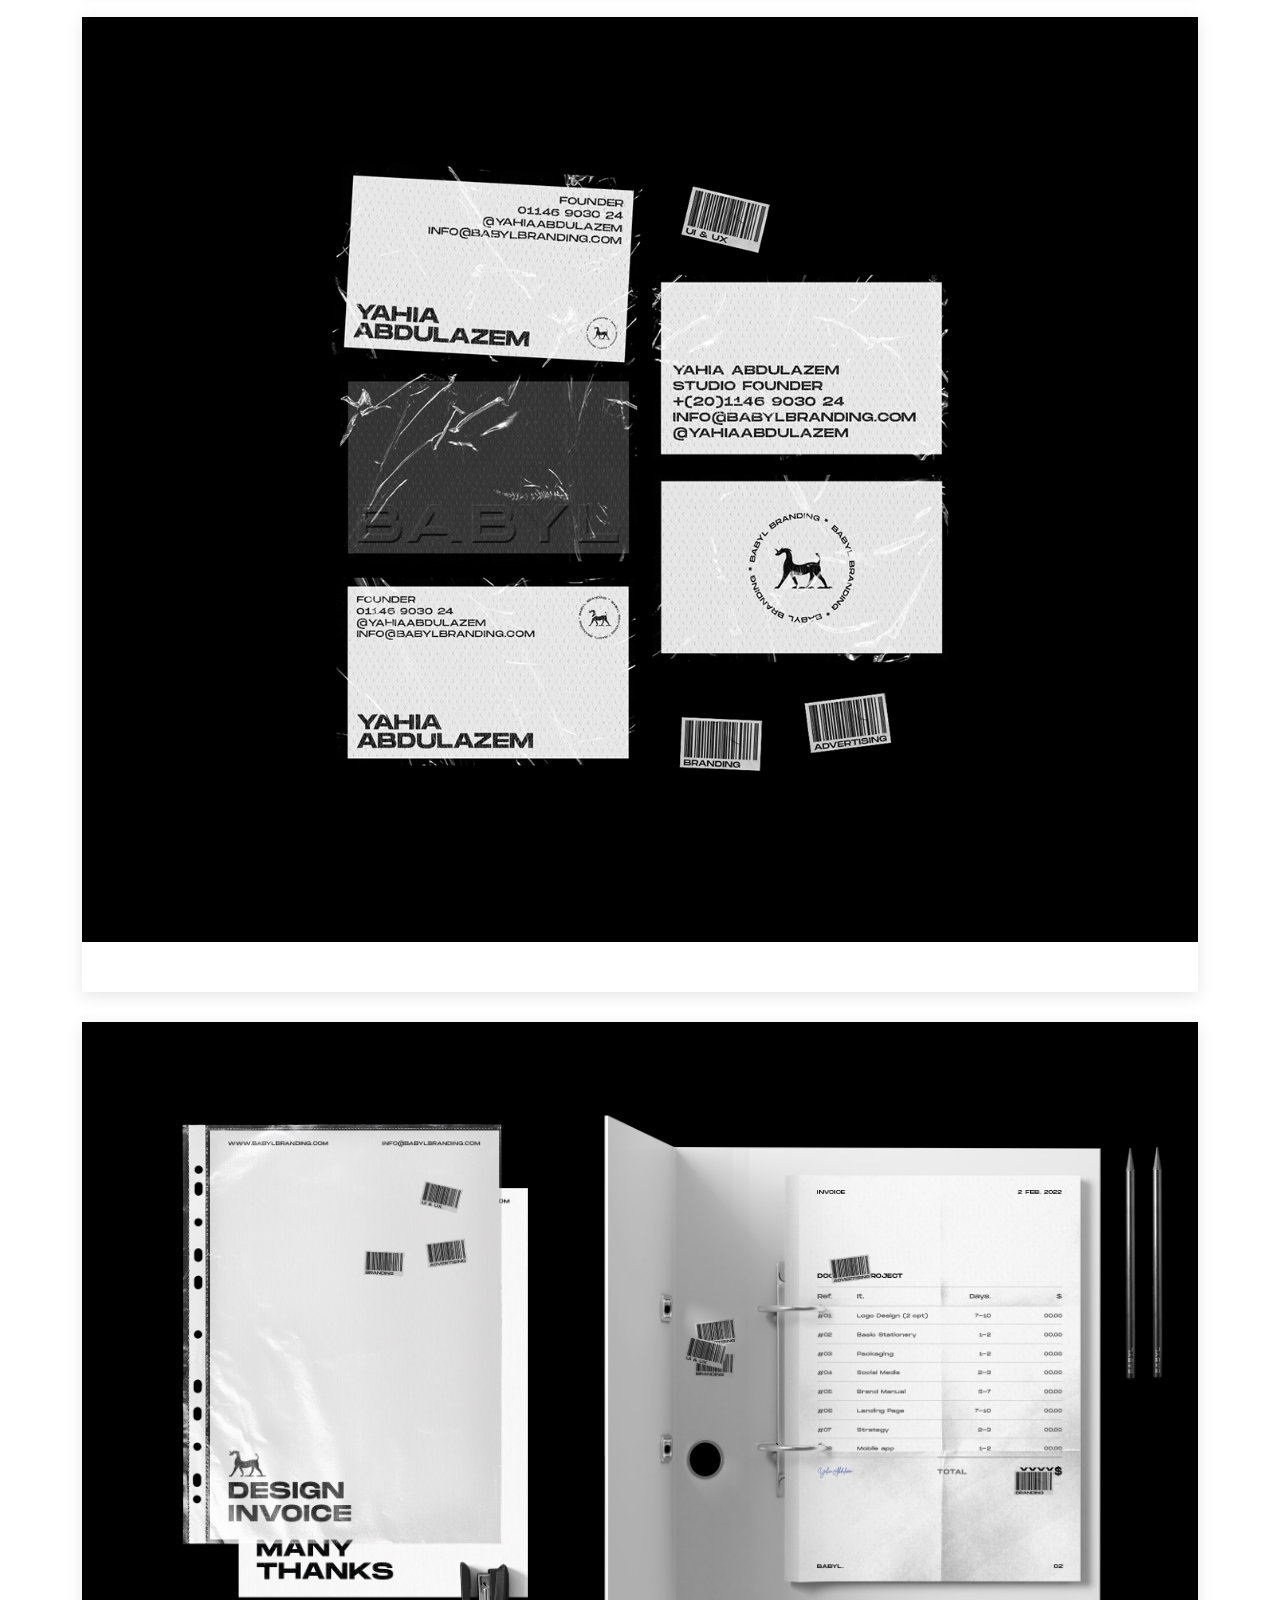
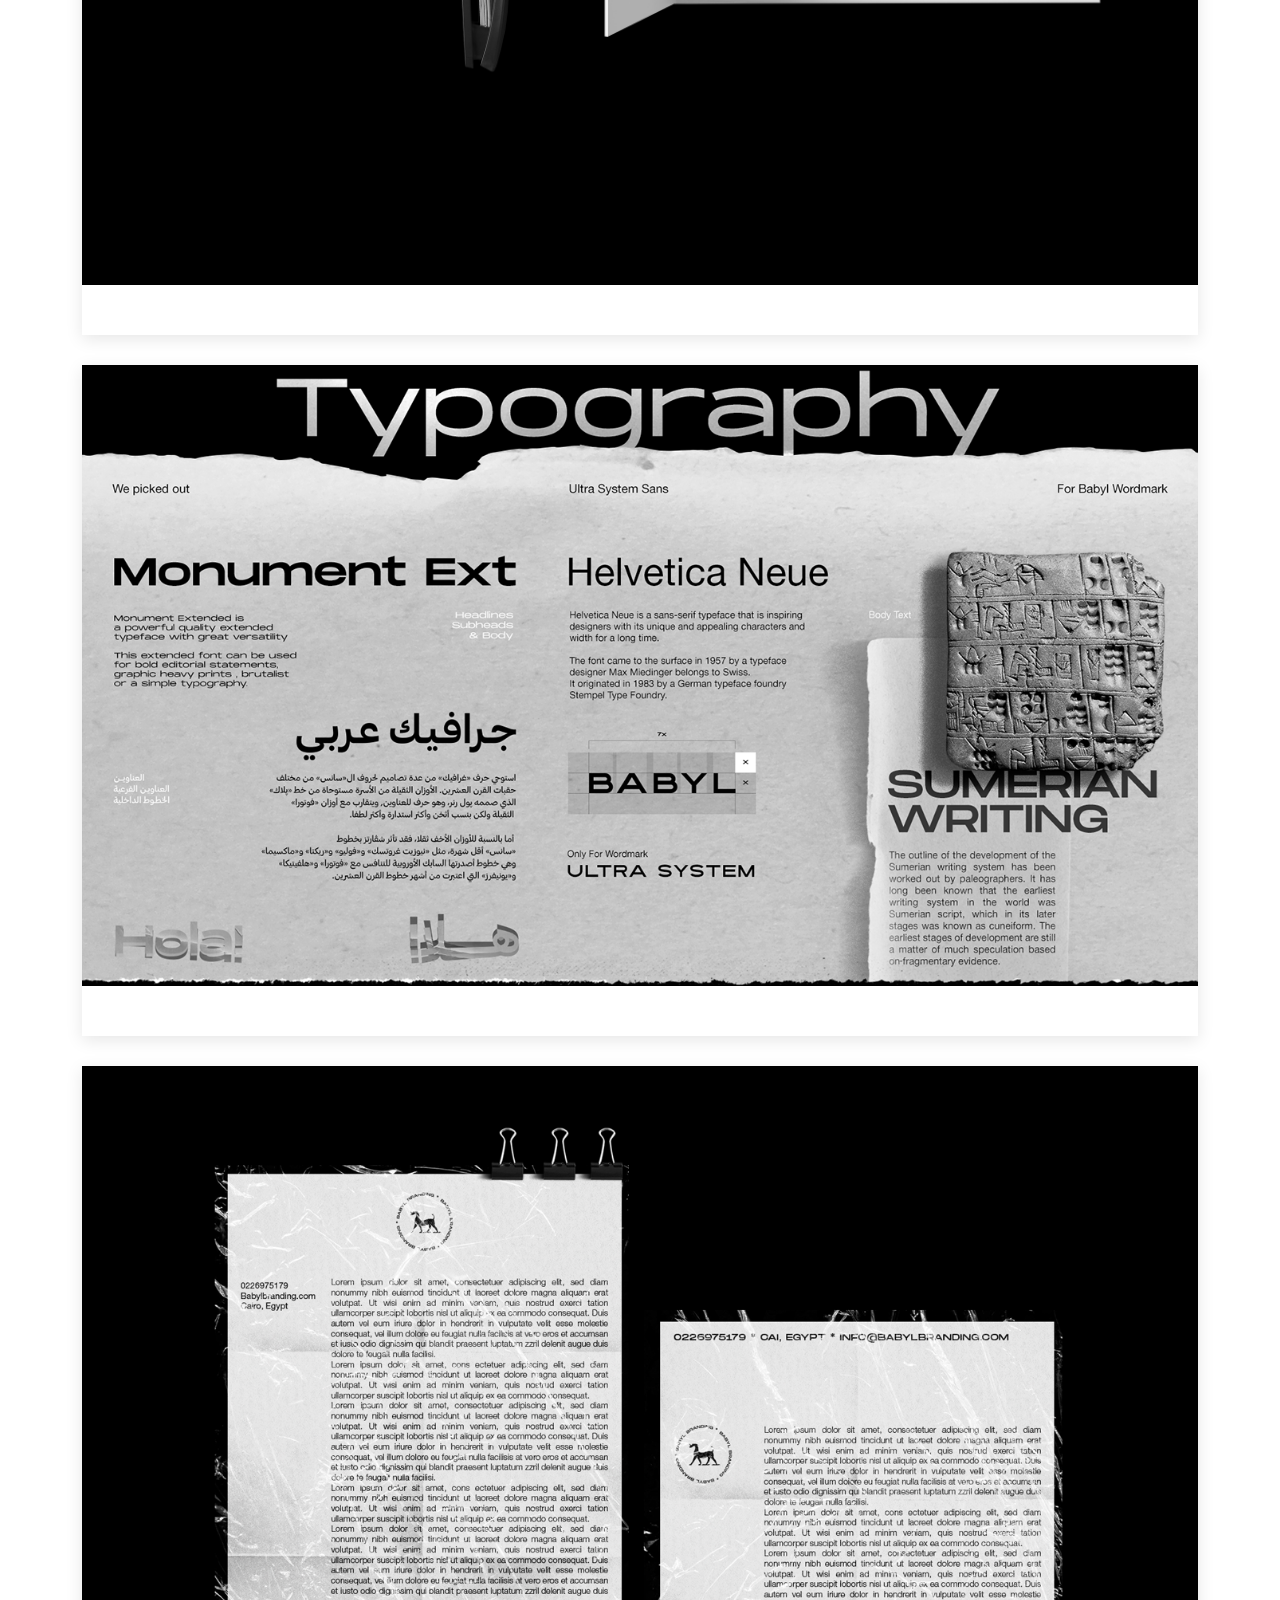
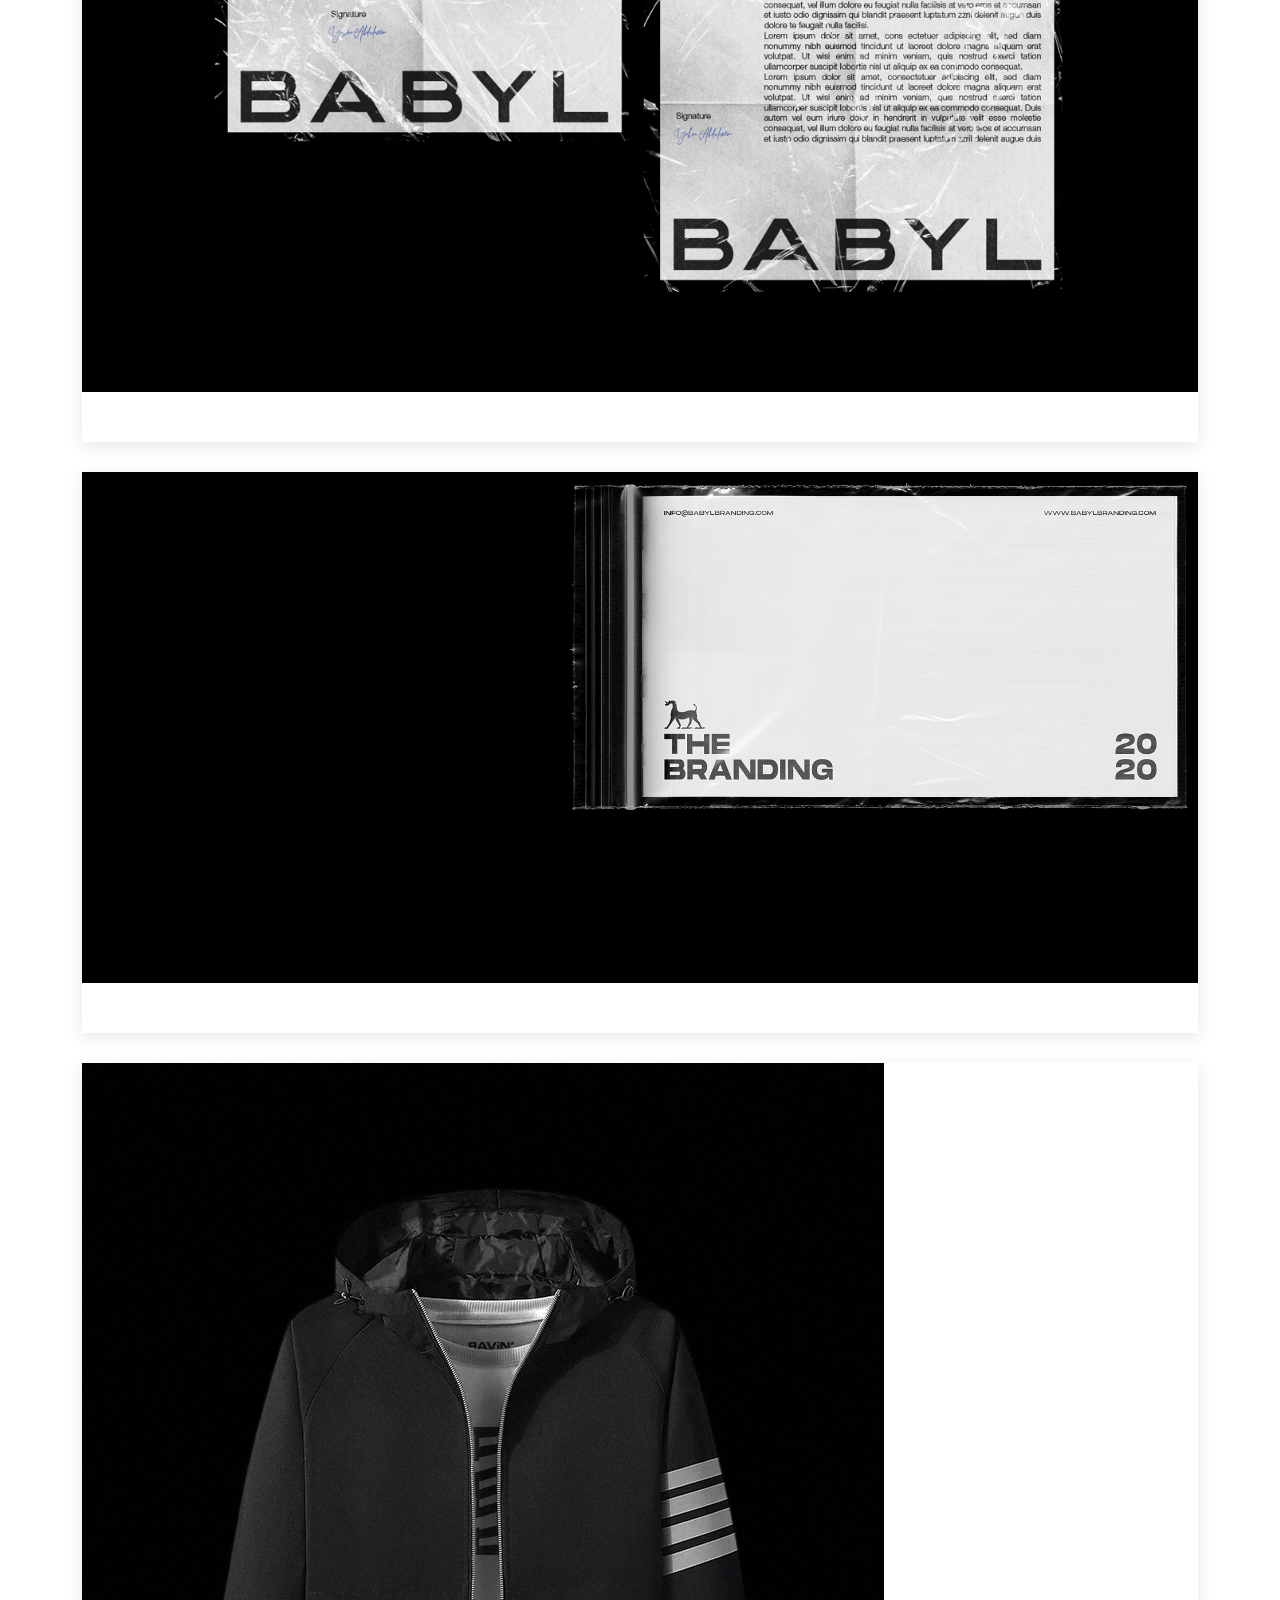
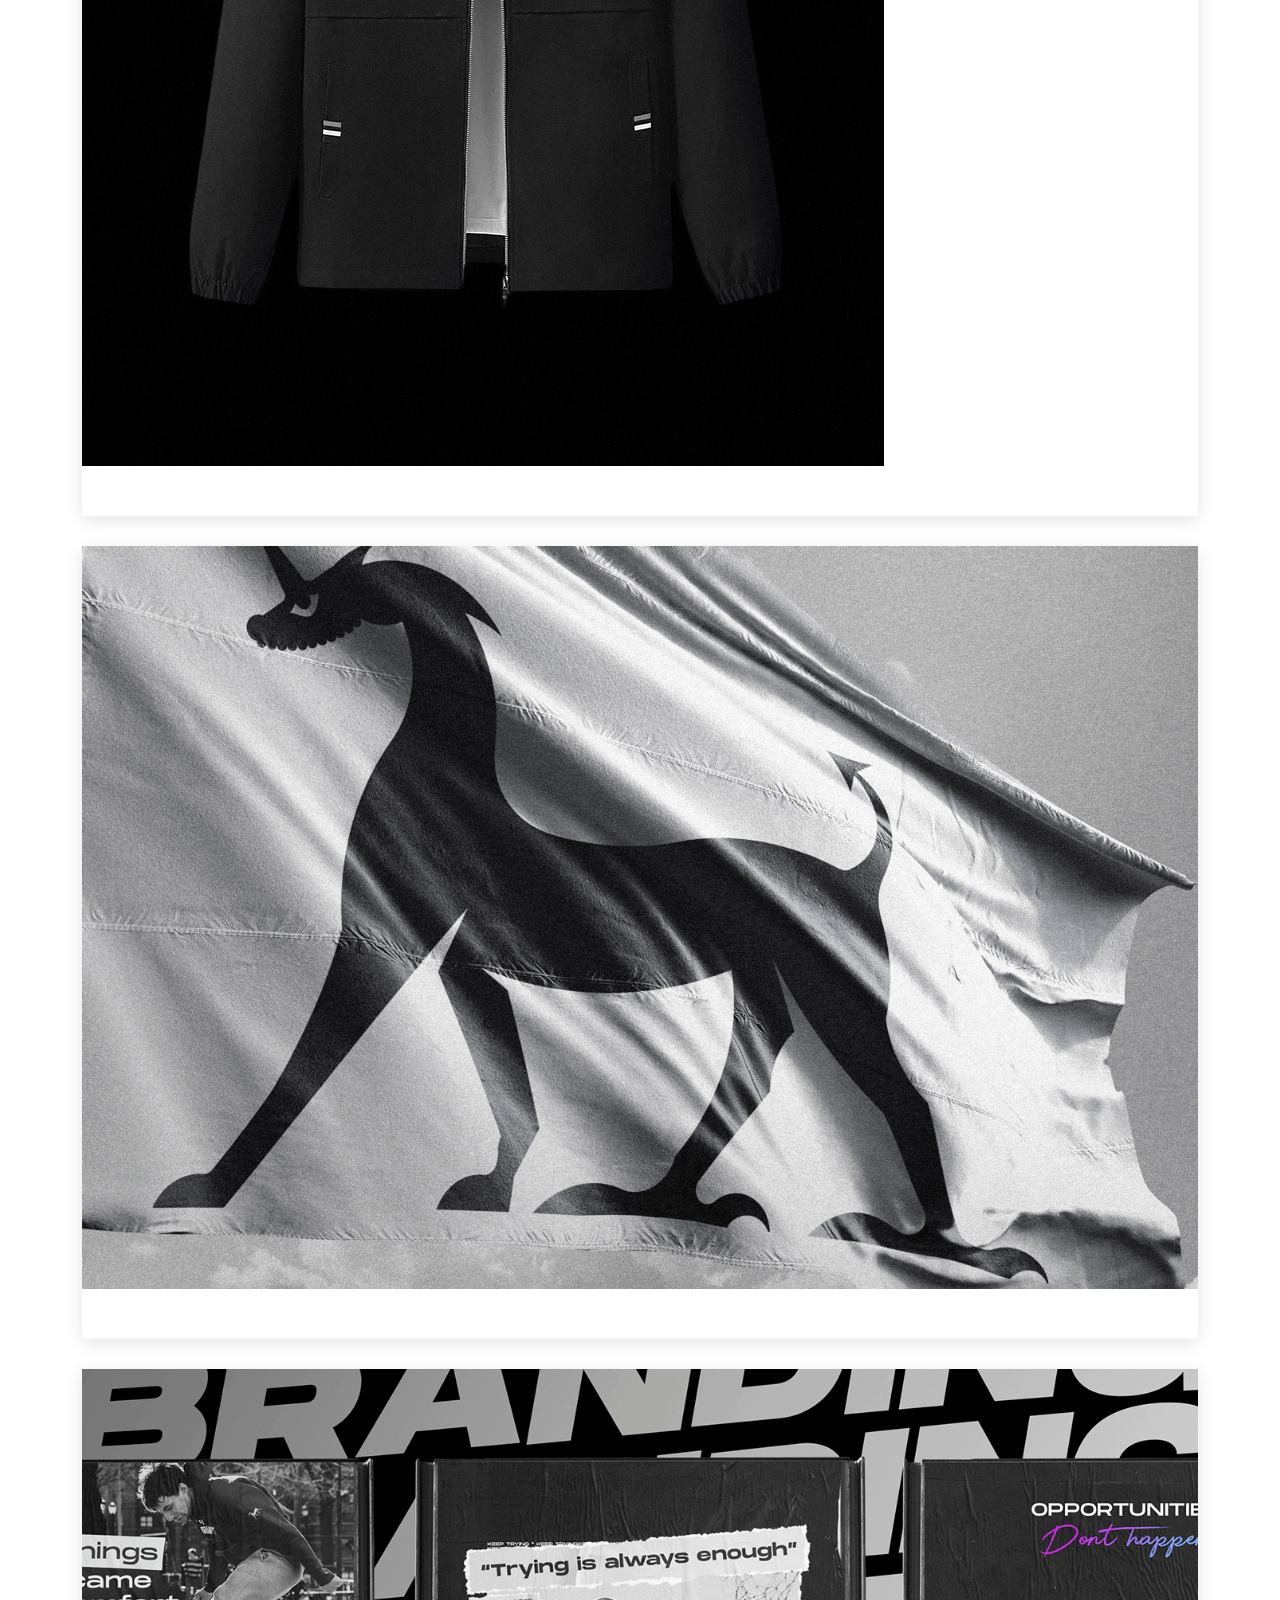
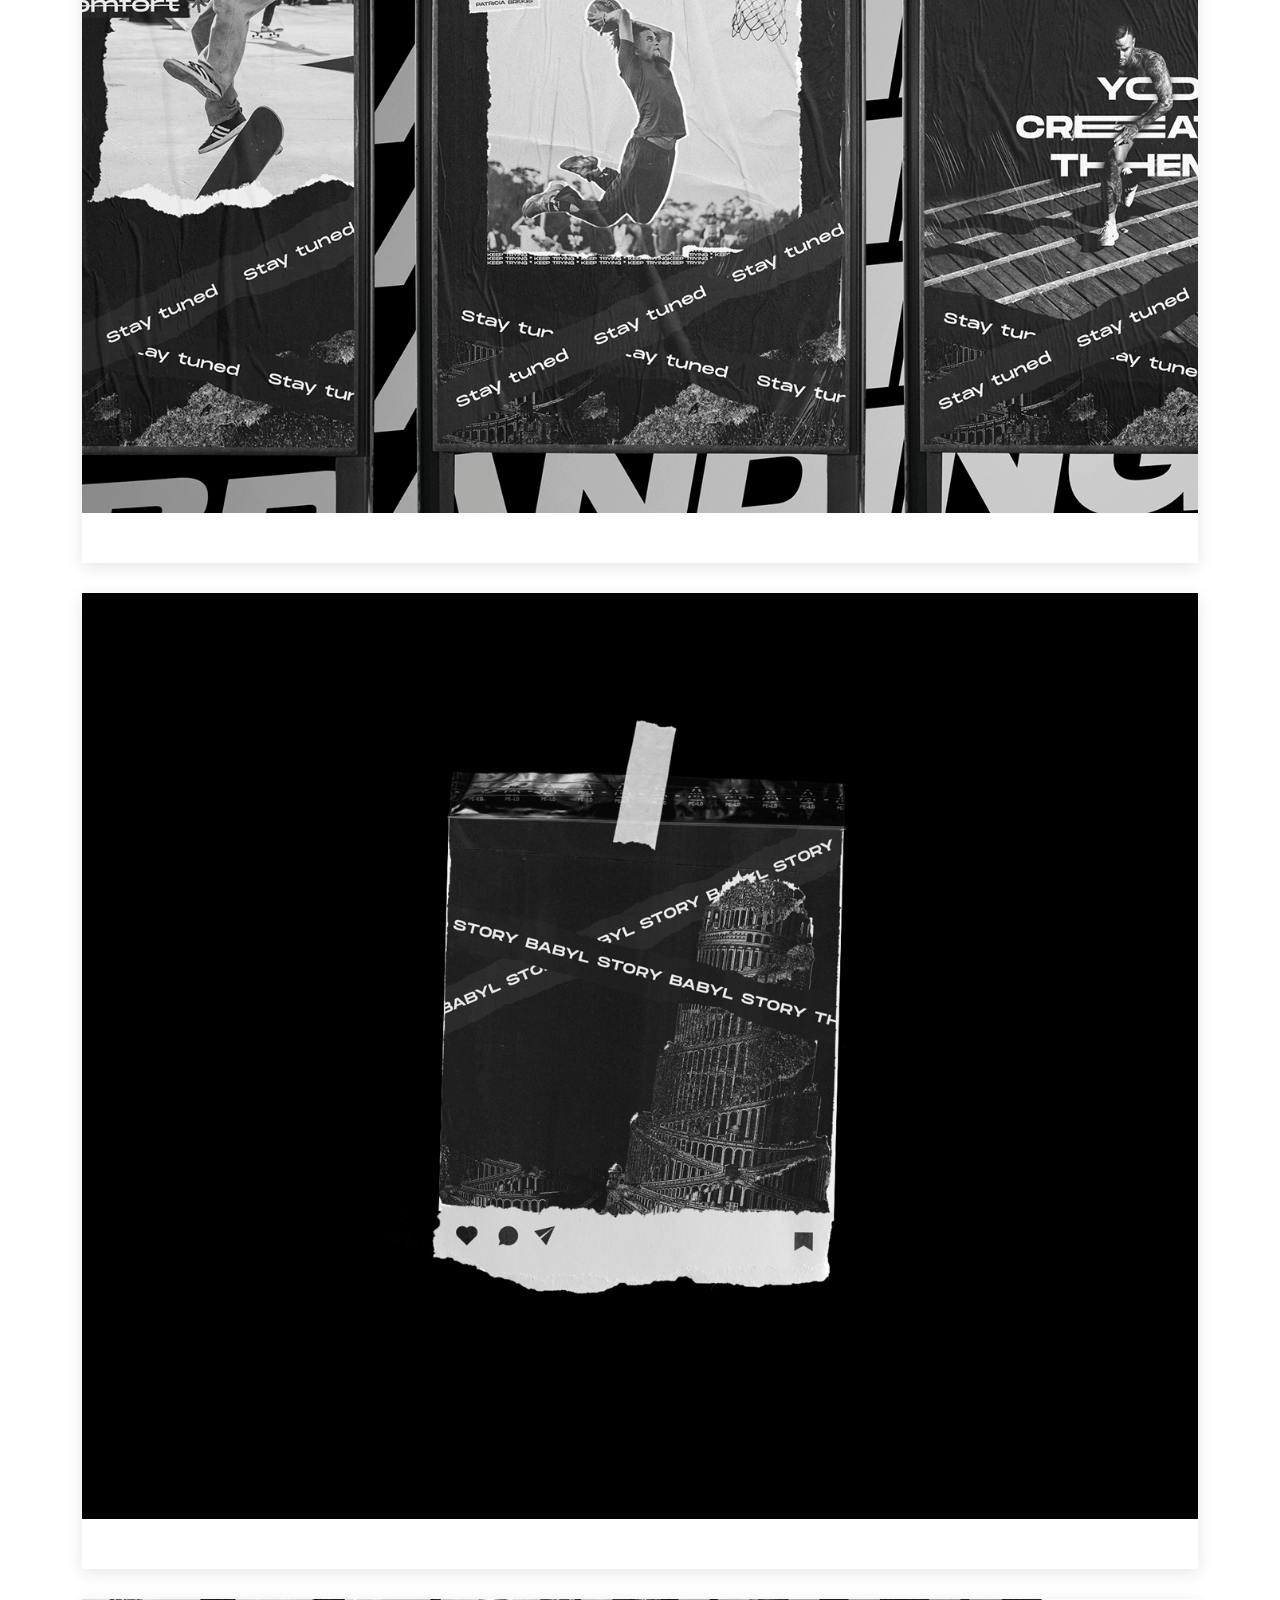
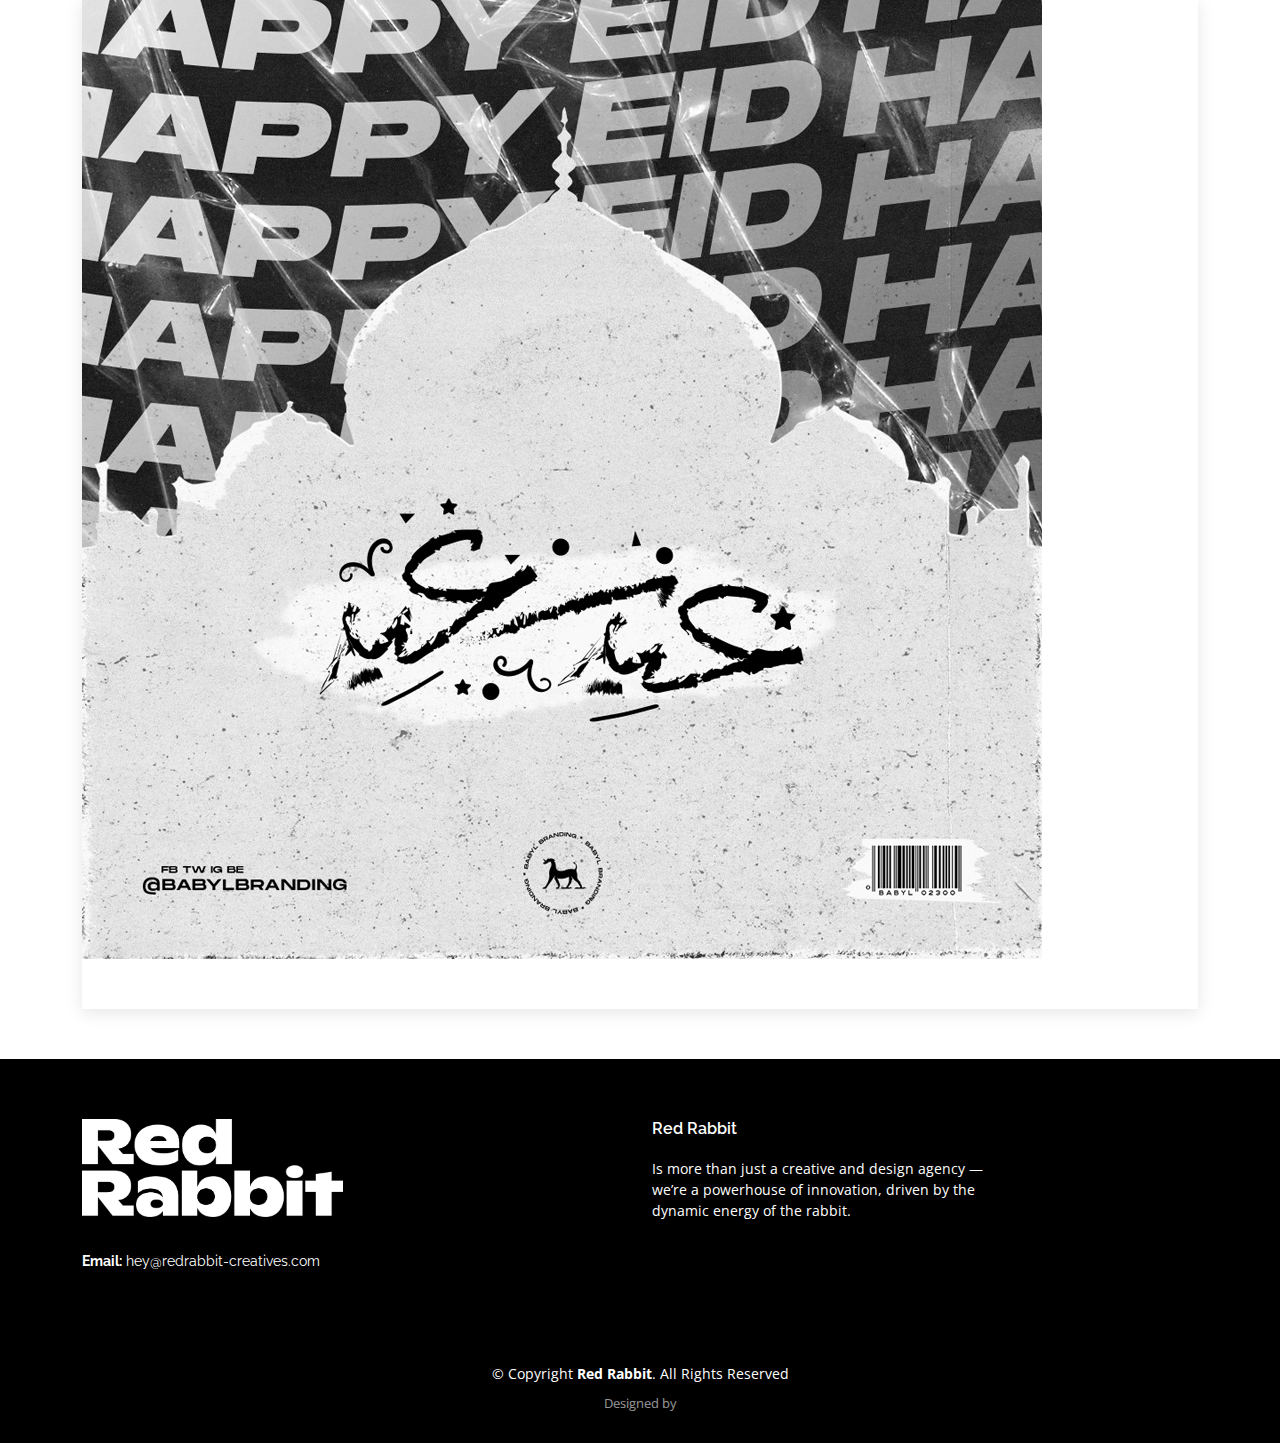
<file: pags/detail9.html>
<!DOCTYPE html>
<html lang="en">

<head>
  <meta charset="utf-8">
  <meta content="width=device-width, initial-scale=1.0" name="viewport">

  <title>Red Rabbit</title>
  <meta content="" name="description">
  <meta content="" name="keywords">

  <!-- Favicons -->
  <link href="../assets/img/favicon.png" rel="icon">
  <link href="../assets/img/apple-touch-icon.png" rel="apple-touch-icon">

  <!-- Google Fonts -->
  <link href="https://fonts.googleapis.com/css?family=Open+Sans:300,300i,400,400i,600,600i,700,700i|Raleway:300,300i,400,400i,500,500i,600,600i,700,700i|Poppins:300,300i,400,400i,500,500i,600,600i,700,700i" rel="stylesheet">

  <!-- Vendor CSS Files -->
  <link href="../assets/vendor/animate.css/animate.min.css" rel="stylesheet">
  <link href="../assets/vendor/bootstrap/css/bootstrap.min.css" rel="stylesheet">
  <link href="../assets/vendor/bootstrap-icons/bootstrap-icons.css" rel="stylesheet">
  <link href="../assets/vendor/boxicons/css/boxicons.min.css" rel="stylesheet">
  <link href="../assets/vendor/glightbox/css/glightbox.min.css" rel="stylesheet">
  <link href="../assets/vendor/remixicon/remixicon.css" rel="stylesheet">
  <link href="../assets/vendor/swiper/swiper-bundle.min.css" rel="stylesheet">

  <!-- Template Main CSS File -->
  <link href="../assets/css/style.css" rel="stylesheet">

  <!-- =======================================================

  ======================================================== -->
</head>

<body>

  <!-- ======= Header ======= -->
  <header id="header" class="fixed-top d-flex align-items-center">
    <div class="container d-flex align-items-center">

      <h1 class="logo me-auto"><a href="../index.html">
  
          <img src="../assets/img/logo.png" alt="" class="img-fluid" >
          
    

      </a></h1>



      <!-- Uncomment below if you prefer to use an image logo -->
      <!-- <a href="index.html" class="logo me-auto"><img src="assets/img/logo.png" alt="" class="img-fluid"></a>-->

      <nav id="navbar" class="navbar">
        <ul style="font-family: ABC;">
          <li><a href="../index.html">Home</a></li>
<!-- 
          <li class="dropdown"><a href="#"><span>About</span> <i class="bi bi-chevron-down"></i></a>
            <ul>
              <li><a href="about.html">About</a></li>
             <li><a href="team.html">Team</a></li> -->
              <!-- <li><a href="testimonials.html">Testimonials</a></li> -->

              <!-- <li class="dropdown"><a href="#"><span>Deep Drop Down</span> <i class="bi bi-chevron-right"></i></a>
                <ul>
                  <li><a href="#">Deep Drop Down 1</a></li>
                  <li><a href="#">Deep Drop Down 2</a></li>
                  <li><a href="#">Deep Drop Down 3</a></li>
                  <li><a href="#">Deep Drop Down 4</a></li>
                  <li><a href="#">Deep Drop Down 5</a></li>
                </ul>
              </li> -->
            <!-- </ul>
          </li>  -->
          <li><a href="#">Story</a></li>
          <li><a href="#" class="active">Portfolio</a></li>
          <!-- <li><a href="pricing.html">Pricing</a></li>
          <li><a href="blog.html">Blog</a></li> -->

          <li><a href="#">Contact us</a></li>
          <!-- <li><a href="index.html" class="getstarted">Get Started</a></li> -->
        </ul>
        <i class="bi bi-list mobile-nav-toggle"></i>
      </nav><!-- .navbar -->

    </div>
  </header><!-- End Header -->

  <main id="main">

 <br><br><br><br>
    <!-- ======= Blog Single Section ======= -->
    <section id="blog" class="blog">
      <div class="container" data-aos="fade-up">

        <div class="row">

          <div class="col-lg-12 entries">

            <article class="entry entry-single" style="background: #000;">

              <div class="entry-img">
                <img src="../assets/img/detils/Reign of Babyl/1.png" alt="" class="img-fluid">
              </div>

          </div><!-- End blog entries list -->
          <div class="col-lg-12 entries">

            <article class="entry entry-single">

              <div class="entry-img">
                <img src="../assets/img/detils/Reign of Babyl/2.png" alt="" class="img-fluid">
              </div>

          </div><!-- End blog entries list -->


          <div class="col-lg-12 entries">

            <article class="entry entry-single">

              <div class="entry-img">
                <img src="../assets/img/detils/Reign of Babyl/3.png" alt="" class="img-fluid">
              </div>

          </div><!-- End blog entries list -->

          <div class="col-lg-12 entries">

            <article class="entry entry-single">

              <div class="entry-img">
                <img src="../assets/img/detils/Reign of Babyl/4.png" alt="" class="img-fluid">
              </div>

          </div><!-- End blog entries list -->


          <div class="col-lg-12 entries">

            <article class="entry entry-single">

              <div class="entry-img">
                <img src="../assets/img/detils/Reign of Babyl/5.gif" alt="" class="img-fluid">
              </div>

          </div><!-- End blog entries list -->



          <div class="col-lg-12 entries">

            <article class="entry entry-single">

              <div class="entry-img">
                <img src="../assets/img/detils/Reign of Babyl/6.gif" alt="" class="img-fluid">
              </div>

          </div><!-- End blog entries list -->

          <div class="col-lg-12 entries">

            <article class="entry entry-single">

              <div class="entry-img">
                <img src="../assets/img/detils/Reign of Babyl/7.gif" alt="" class="img-fluid">
              </div>

          </div><!-- End blog entries list -->


          
          <div class="col-lg-12 entries">

            <article class="entry entry-single">

              <div class="entry-img">
                <img src="../assets/img/detils/Reign of Babyl/8.png" alt="" class="img-fluid">
              </div>

          </div><!-- End blog entries list -->





          
          <div class="col-lg-12 entries">

            <article class="entry entry-single">

              <div class="entry-img">
                <img src="../assets/img/detils/Reign of Babyl/9.png" alt="" class="img-fluid">
              </div>

          </div><!-- End blog entries list -->





          
          <div class="col-lg-12 entries">

            <article class="entry entry-single">

              <div class="entry-img">
                <img src="../assets/img/detils/Reign of Babyl/10.jpg" alt="" class="img-fluid">
              </div>

          </div><!-- End blog entries list -->





          
          <div class="col-lg-12 entries">

            <article class="entry entry-single">

              <div class="entry-img">
                <img src="../assets/img/detils/Reign of Babyl/11.png" alt="" class="img-fluid">
              </div>

          </div><!-- End blog entries list -->





          
          <div class="col-lg-12 entries">

            <article class="entry entry-single">

              <div class="entry-img">
                <img src="../assets/img/detils/Reign of Babyl/12.png" alt="" class="img-fluid">
              </div>

          </div><!-- End blog entries list -->



          <div class="col-lg-12 entries">

            <article class="entry entry-single">

              <div class="entry-img">
                <img src="../assets/img/detils/Reign of Babyl/13.gif" alt="" class="img-fluid">
              </div>

          </div><!-- End blog entries list -->



          <div class="col-lg-12 entries">

            <article class="entry entry-single">

              <div class="entry-img">
                <img src="../assets/img/detils/Reign of Babyl/14.png" alt="" class="img-fluid">
              </div>

          </div><!-- End blog entries list -->


          <div class="col-lg-12 entries">

            <article class="entry entry-single">

              <div class="entry-img">
                <img src="../assets/img/detils/Reign of Babyl/15.png" alt="" class="img-fluid">
              </div>

          </div><!-- End blog entries list -->


          <div class="col-lg-12 entries">

            <article class="entry entry-single">

              <div class="entry-img">
                <img src="../assets/img/detils/Reign of Babyl/16.png" alt="" class="img-fluid">
              </div>

          </div><!-- End blog entries list -->




          <div class="col-lg-12 entries">

            <article class="entry entry-single">

              <div class="entry-img">
                <img src="../assets/img/detils/Reign of Babyl/17.gif" alt="" class="img-fluid">
              </div>

          </div><!-- End blog entries list -->




          <div class="col-lg-12 entries">

            <article class="entry entry-single">

              <div class="entry-img">
                <img src="../assets/img/detils/Reign of Babyl/18.jpg" alt="" class="img-fluid">
              </div>

          </div><!-- End blog entries list -->





        </div>
      </div>
    </section><!-- End Blog Single Section -->














  </main><!-- End #main -->

  <!-- ======= Footer ======= -->
  <footer id="footer">
    <div class="footer-top">
      <div class="container">
        <div class="row">

          <div class="col-lg-3 col-md-6">
            <div class="footer-info">
              <h1 class="logo me-auto"><a href="../index.html">
  
                <img src="../assets/img/logoo.png" alt="" class="img-fluid" >

              
      
            </a></h1>
           <p>
             
        <br>
                <strong>Email:</strong> hey@redrabbit-creatives.com<br>
              </p>
              <!-- <div class="social-links mt-3">
                <a href="#" class="twitter"><i class="bx bxl-twitter"></i></a>
                <a href="#" class="facebook"><i class="bx bxl-facebook"></i></a>
                <a href="#" class="instagram"><i class="bx bxl-instagram"></i></a>
                <a href="#" class="google-plus"><i class="bx bxl-skype"></i></a>
                <a href="#" class="linkedin"><i class="bx bxl-linkedin"></i></a>
              </div> -->
            </div>
          </div>

          <!-- <div class="col-lg-2 col-md-6 footer-links">
            <h4>Useful Links</h4>
            <ul>
              <li><i class="bx bx-chevron-right"></i> <a href="#">Home</a></li>
              <li><i class="bx bx-chevron-right"></i> <a href="#">About us</a></li>
              <li><i class="bx bx-chevron-right"></i> <a href="#">Services</a></li>
              <li><i class="bx bx-chevron-right"></i> <a href="#">Terms of service</a></li>
              <li><i class="bx bx-chevron-right"></i> <a href="#">Privacy policy</a></li>
            </ul>
          </div> -->

          <div class="col-lg-3 col-md-6 footer-links">
            <!-- <h4>Our Services</h4> -->
            <ul>
              <!-- <li><i class="bx bx-chevron-right"></i> <a href="#">Story</a></li>
              <li><i class="bx bx-chevron-right"></i> <a href="#">Portfolio</a></li>
              <li><i class="bx bx-chevron-right"></i> <a href="#">contact Us</a></li>
         -->
            </ul>
          </div>

          <div class="col-lg-4 col-md-6 footer-newsletter">
            <h4> Red Rabbit</h4>
            <p>Is more than just a creative and design agency — we’re a powerhouse of innovation,
               driven by the dynamic energy of the rabbit.
            </p>
            <!-- <form action="" method="post">
              <input type="email" name="email"><input type="submit" value="Subscribe">
            </form> -->

          </div>

        </div>
      </div>
    </div>

    <div class="container">
      <div class="copyright">
        &copy; Copyright <strong><span>Red Rabbit</span></strong>. All Rights Reserved
      </div>
      <div class="credits">
        <!-- All the links in the footer should remain intact. -->
        <!-- You can delete the links only if you purchased the pro version. -->
        <!-- Licensing information: https://bootstrapmade.com/license/ -->
        <!-- Purchase the pro version with working PHP/AJAX contact form: https://bootstrapmade.com/sailor-free-bootstrap-theme/ -->
        Designed by <a href="#"></a>
      </div>
    </div>
  </footer><!-- End Footer -->

  <a href="#" class="back-to-top d-flex align-items-center justify-content-center"><i class="bi bi-arrow-up-short"></i></a>

  <!-- Vendor JS Files -->
  <script src="../assets/vendor/bootstrap/js/bootstrap.bundle.min.js"></script>
  <script src="../assets/vendor/glightbox/js/glightbox.min.js"></script>
  <script src="../assets/vendor/isotope-layout/isotope.pkgd.min.js"></script>
  <script src="../assets/vendor/swiper/swiper-bundle.min.js"></script>
  <script src="../assets/vendor/waypoints/noframework.waypoints.js"></script>
  <script src="../assets/vendor/php-email-form/validate.js"></script>

  <!-- Template Main JS File -->
  <script src="../assets/js/main.js"></script>

</body>

</html>
</file>
<file: assets/css/style.css>
@font-face {
  font-family: ABC;
  src: url(../fonts/ABCGintoNordCondensed-Medium-Trial-BF651b7b785204a.otf);
}

/*--------------------------------------------------------------
# General
--------------------------------------------------------------*/
body {
  font-family: "Open Sans", sans-serif;
  color: #444444;
}

a {
  text-decoration: none;
  color: #d9232d;
}

a:hover {
  color: #e24d55;
  text-decoration: none;
}

h1,
h2,
h3,
h4,
h5,
h6 {
  font-family: "Raleway", sans-serif;
}

/*--------------------------------------------------------------
# Back to top button
--------------------------------------------------------------*/
.back-to-top {
  position: fixed;
  visibility: hidden;
  opacity: 0;
  right: 15px;
  bottom: 15px;
  z-index: 996;
  background: #d9232d;
  width: 40px;
  height: 40px;
  border-radius: 4px;
  transition: all 0.4s;
}

.back-to-top i {
  font-size: 28px;
  color: #fff;
  line-height: 0;
}

.back-to-top:hover {
  background: #e1444d;
  color: #fff;
}

.back-to-top.active {
  visibility: visible;
  opacity: 1;
}

/*--------------------------------------------------------------
# Header
--------------------------------------------------------------*/
#header {
  background: white;
  transition: all 0.5s;
  z-index: 997;
  padding: 20px 0;
  border-bottom: solid #f64030;
}

#header.header-scrolled {
  box-shadow: 0px 2px 15px rgba(0, 0, 0, 0.1);
  padding: 12px 0;
}

#header.header-inner-pages {
  box-shadow: 0px 2px 15px rgba(0, 0, 0, 0.1);
}

#header .logo {
  font-size: 28px;
  margin: 0;
  padding: 0;
  line-height: 1;
  font-weight: 700;
  text-transform: uppercase;
}

#header .logo a {
  color: #556270;
}

#header .logo img {
  max-height: 40px;
}

/*--------------------------------------------------------------
# Navigation Menu
--------------------------------------------------------------*/
/**
* Desktop Navigation 
*/
.navbar {
  padding: 0;
}

.navbar ul {
  margin: 0;
  padding: 0;
  display: flex;
  list-style: none;
  align-items: center;
}

.navbar li {
  position: relative;
}

.navbar a,
.navbar a:focus {
  display: flex;
  align-items: center;
  justify-content: space-between;
  padding: 10px 0 10px 30px;
  font-family: "Poppins", sans-serif;
  font-size: 15px;
  font-weight: 500;
  color: #f64030;
  white-space: nowrap;
  transition: 0.3s;
  font-weight: bold;
}

.navbar a i,
.navbar a:focus i {
  font-size: 12px;
  line-height: 0;
  margin-left: 5px;
}

.navbar a:hover,
.navbar .active,
.navbar .active:focus,
.navbar li:hover>a {
  color: #d9232d;
}

.navbar .getstarted,
.navbar .getstarted:focus {
  background: #d9232d;
  padding: 8px 25px;
  margin-left: 30px;
  border-radius: 4px;
  font-weight: 400;
  color: #fff;
}

.navbar .getstarted:hover,
.navbar .getstarted:focus:hover {
  color: #fff;
  background: #e1444d;
}

.navbar .dropdown ul {
  display: block;
  position: absolute;
  left: 14px;
  top: calc(100% + 30px);
  margin: 0;
  padding: 10px 0;
  z-index: 99;
  opacity: 0;
  visibility: hidden;
  background: #fff;
  box-shadow: 0px 0px 30px rgba(127, 137, 161, 0.25);
  transition: 0.3s;
}

.navbar .dropdown ul li {
  min-width: 200px;
}

.navbar .dropdown ul a {
  padding: 10px 20px;
  font-size: 15px;
  text-transform: none;
  font-weight: 400;
}

.navbar .dropdown ul a i {
  font-size: 12px;
}

.navbar .dropdown ul a:hover,
.navbar .dropdown ul .active:hover,
.navbar .dropdown ul li:hover>a {
  color: #d9232d;
}

.navbar .dropdown:hover>ul {
  opacity: 1;
  top: 100%;
  visibility: visible;
}

.navbar .dropdown .dropdown ul {
  top: 0;
  left: calc(100% - 30px);
  visibility: hidden;
}

.navbar .dropdown .dropdown:hover>ul {
  opacity: 1;
  top: 0;
  left: 100%;
  visibility: visible;
}

@media (max-width: 1366px) {
  .navbar .dropdown .dropdown ul {
    left: -90%;
  }

  .navbar .dropdown .dropdown:hover>ul {
    left: -100%;
  }
}

/**
* Mobile Navigation 
*/
.mobile-nav-toggle {
  color: #f64030;
  font-size: 28px;
  cursor: pointer;
  /* display: none; */
  line-height: 0;
  transition: 0.5s;
}



.mobile-nav-toggle.bi-x {
  color: #fff;
}

@media (max-width: 1000000px) {
  .mobile-nav-toggle {
    display: block;
  }
  

  .navbar ul {
    display: none;
  }
}







.mobile-nav-toggle.bi-x {
  color: #fff;
}

@media (max-width: 991px) {
  .mobile-nav-toggle {
    display: block;
  }


  .navbar ul {
    display: none;
  }
}

.navbar-mobile {
  position: fixed;
  overflow: hidden;
  top: 0;
  right: 0;
  left: 0;
  bottom: 0;
  background: rgba(63, 73, 83, 0.9);
  transition: 0.3s;
  z-index: 999;
}

.navbar-mobile .mobile-nav-toggle {
  position: absolute;
  top: 15px;
  right: 15px;
}

.navbar-mobile ul {
  display: block;
  position: absolute;
  top: 55px;
  right: 15px;
  bottom: 15px;
  left: 15px;
  padding: 10px 0;
  background-color: #fff;
  overflow-y: auto;
  transition: 0.3s;
}

.navbar-mobile a,
.navbar-mobile a:focus {
  padding: 10px 20px;
  font-size: 15px;
  color: #556270;
}

.navbar-mobile a:hover,
.navbar-mobile .active,
.navbar-mobile li:hover>a {
  color: #d9232d;
}

.navbar-mobile .getstarted,
.navbar-mobile .getstarted:focus {
  margin: 15px;
}

.navbar-mobile .dropdown ul {
  position: static;
  display: none;
  margin: 10px 20px;
  padding: 10px 0;
  z-index: 99;
  opacity: 1;
  visibility: visible;
  background: #fff;
  box-shadow: 0px 0px 30px rgba(127, 137, 161, 0.25);
}

.navbar-mobile .dropdown ul li {
  min-width: 200px;
}

.navbar-mobile .dropdown ul a {
  padding: 10px 20px;
}

.navbar-mobile .dropdown ul a i {
  font-size: 12px;
}

.navbar-mobile .dropdown ul a:hover,
.navbar-mobile .dropdown ul .active:hover,
.navbar-mobile .dropdown ul li:hover>a {
  color: #d9232d;
}

.navbar-mobile .dropdown>.dropdown-active {
  display: block;
}

/*--------------------------------------------------------------
# Hero Section
--------------------------------------------------------------*/
#hero {
  width: 100%;
  height: 100vh;
  background-color: rgba(63, 73, 83, 0.8);
  overflow: hidden;
  position: relative;
}

#hero .carousel,
#hero .carousel-inner,
#hero .carousel-item,
#hero .carousel-item::before {
  position: absolute;
  top: 0;
  right: 0;
  left: 0;
  bottom: 0;
}

#hero .carousel-item {
  background-size: cover;
  background-position: center;
  background-repeat: no-repeat;
}

#hero .carousel-item::before {
  content: "";
  background-color: rgba(30, 35, 40, 0.6);
}

#hero .carousel-container {
  display: flex;
  justify-content: center;
  align-items: center;
  position: absolute;
  bottom: 0;
  top: 70px;
  left: 50px;
  right: 50px;
}

#hero .container {
  text-align: center;
}

#hero h2 {
  color: #fff;
  margin-bottom: 20px;
  font-size: 48px;
  font-weight: 700;
}

#hero p {
  animation-delay: 0.4s;
  margin: 0 auto 30px auto;
  color: #fff;
}

#hero .carousel-inner .carousel-item {
  transition-property: opacity;
  background-position: center top;
}

#hero .carousel-inner .carousel-item,
#hero .carousel-inner .active.carousel-item-start,
#hero .carousel-inner .active.carousel-item-end {
  opacity: 0;
}

#hero .carousel-inner .active,
#hero .carousel-inner .carousel-item-next.carousel-item-start,
#hero .carousel-inner .carousel-item-prev.carousel-item-end {
  opacity: 1;
  transition: 0.5s;
}

#hero .carousel-inner .carousel-item-next,
#hero .carousel-inner .carousel-item-prev,
#hero .carousel-inner .active.carousel-item-start,
#hero .carousel-inner .active.carousel-item-end {
  left: 0;
  transform: translate3d(0, 0, 0);
}

#hero .carousel-control-next-icon,
#hero .carousel-control-prev-icon {
  background: none;
  font-size: 30px;
  line-height: 0;
  width: auto;
  height: auto;
  background: rgba(255, 255, 255, 0.2);
  border-radius: 50px;
  transition: 0.3s;
  color: rgba(255, 255, 255, 0.5);
  width: 54px;
  height: 54px;
  display: flex;
  align-items: center;
  justify-content: center;
}

#hero .carousel-control-next-icon:hover,
#hero .carousel-control-prev-icon:hover {
  background: rgba(255, 255, 255, 0.3);
  color: rgba(255, 255, 255, 0.8);
}

#hero .carousel-indicators li {
  list-style-type: none;
  cursor: pointer;
  background: #fff;
  overflow: hidden;
  border: 0;
  width: 12px;
  height: 12px;
  border-radius: 50px;
  opacity: 0.6;
  transition: 0.3s;
}

#hero .carousel-indicators li.active {
  opacity: 1;
  background: #d9232d;
}

#hero .btn-get-started {
  font-family: "Raleway", sans-serif;
  font-weight: 500;
  font-size: 14px;
  letter-spacing: 1px;
  display: inline-block;
  padding: 14px 32px;
  border-radius: 4px;
  transition: 0.5s;
  line-height: 1;
  color: #fff;
  animation-delay: 0.8s;
  background: #d9232d;
}

#hero .btn-get-started:hover {
  background: #df3740;
}

@media (max-width: 992px) {
  #hero {
    height: 100vh;
  }

  #hero .carousel-container {
    top: 8px;
  }
}

@media (max-width: 768px) {
  #hero h2 {
    font-size: 28px;
  }
}

@media (min-width: 1024px) {

  #hero .carousel-control-prev,
  #hero .carousel-control-next {
    width: 5%;
  }
}

@media (max-height: 500px) {
  #hero {
    height: 120vh;
  }
}

/*--------------------------------------------------------------
# Sections General
--------------------------------------------------------------*/
section {
  padding: 30px 0  0;
  overflow: hidden;
}

.section-bg,
.services .icon-box {
  background-color: #f8f9fa;
}

.section-title {
  padding-bottom: 40px;
}

.section-title h2 {
  font-size: 14px;
  font-weight: 500;
  padding: 0;
  line-height: 1px;
  margin: 0 0 5px 0;
  letter-spacing: 2px;
  text-transform: uppercase;
  color: #aaaaaa;
  font-family: "Poppins", sans-serif;
}

.section-title h2::after {
  content: "";
  width: 120px;
  height: 1px;
  display: inline-block;
  background: #e6636a;
  margin: 4px 10px;
}

.section-title p {
  margin: 0;
  margin: 0;
  font-size: 36px;
  font-weight: 700;
  text-transform: uppercase;
  font-family: "Poppins", sans-serif;
  color: #556270;
}

/*--------------------------------------------------------------
# Breadcrumbs
--------------------------------------------------------------*/
.breadcrumbs {
  padding: 18px 0;
  background: #f8f9fa;
  min-height: 40px;
  margin-top: 80px;
}

.breadcrumbs h2 {
  font-size: 32px;
  font-weight: 300;
  margin: 0;
}

.breadcrumbs ol {
  display: flex;
  flex-wrap: wrap;
  list-style: none;
  padding: 0;
  margin: 0;
  font-size: 14px;
}

.breadcrumbs ol li+li {
  padding-left: 10px;
}

.breadcrumbs ol li+li::before {
  display: inline-block;
  padding-right: 10px;
  color: #6b7b8d;
  content: "/";
}

@media (max-width: 992px) {
  .breadcrumbs {
    margin-top: 58px;
  }

  .breadcrumbs .d-flex {
    display: block !important;
  }

  .breadcrumbs h2 {
    margin-bottom: 10px;
  }

  .breadcrumbs ol {
    display: block;
  }

  .breadcrumbs ol li {
    display: inline-block;
  }
}

/*--------------------------------------------------------------
# About
--------------------------------------------------------------*/
.about .content h2 {
  /* font-weight: 700; */
  font-size: 45px;
  line-height: 60px;
  margin-bottom: 20px;
  /* text-transform: uppercase; */
  color: #f64030;
}

.about .content h3 {
  font-weight: 500;
  line-height: 32px;
  font-size: 24px;
}

.about .content ul {
  list-style: none;
  padding: 0;
}

.about .content ul li {
  padding: 10px 0 0 28px;
  position: relative;
  display: inline;
}

.about .content ul i {
  left: 0;
  top: 7px;
  position: absolute;
  font-size: 20px;
  color: #d9232d;
}

.about .content p:last-child {
  margin-bottom: 0;
}

/*--------------------------------------------------------------
# Clients
--------------------------------------------------------------*/


.clients {
  padding: 15px 0;
  text-align: center;
}

.clients img {

  transition: all 0.4s ease-in-out;
  display: inline-block;
  padding: 15px 0;
  filter: grayscale(100);
  max-width: 80%;
}

.clients img:hover {
  filter: none;
  transform: scale(1.15);
}

@media (max-width: 768px) {
  .clients img {
    max-width: 40%;
  }
}

/*--------------------------------------------------------------
# Services
--------------------------------------------------------------*/
.services .icon-box {
  margin-bottom: 20px;
  padding: 30px;
  border-radius: 6px;
}

.services .icon-box i {
  float: left;
  color: #d9232d;
  font-size: 40px;
}

.services .icon-box h4 {
  margin-left: 70px;
  font-weight: 700;
  margin-bottom: 15px;
  font-size: 18px;
}

.services .icon-box h4 a {
  color: #556270;
  transition: 0.3s;
}

.services .icon-box p {
  margin-left: 70px;
  line-height: 24px;
  font-size: 14px;
}

.services .icon-box:hover h4 a {
  color: #d9232d;
}

/*--------------------------------------------------------------
# Portfolio
--------------------------------------------------------------*/
.portfolio .portfolio-item {
  margin-bottom: 30px;
}

.portfolio #portfolio-flters {
  padding: 0;
  margin: 0 auto 20px auto;
  list-style: none;
  text-align: center;
}

.portfolio #portfolio-flters li {
  cursor: pointer;
  display: inline-block;
  padding: 8px 15px 10px 15px;
  font-size: 14px;
  font-weight: 600;
  line-height: 1;
  text-transform: uppercase;
  color: #444444;
  margin-bottom: 5px;
  transition: all 0.3s ease-in-out;
  border-radius: 3px;
}

.portfolio #portfolio-flters li:hover,
.portfolio #portfolio-flters li.filter-active {
  color: #fff;
  background: #d9232d;
}

.portfolio #portfolio-flters li:last-child {
  margin-right: 0;
}

.portfolio .portfolio-wrap {
  transition: 0.3s;
  position: relative;
  overflow: hidden;
  z-index: 1;
  background: rgba(85, 98, 112, 0.6);
}

.portfolio .portfolio-wrap::before {
  content: "";
  background: rgba(85, 98, 112, 0.6);
  position: absolute;
  left: 0;
  right: 0;
  top: 0;
  bottom: 0;
  transition: all ease-in-out 0.3s;
  z-index: 2;
  opacity: 0;
}

.portfolio .portfolio-wrap img {
  transition: all ease-in-out 0.3s;
}

.portfolio .portfolio-wrap .portfolio-info {
  opacity: 0;
  position: absolute;
  top: 0;
  left: 0;
  right: 0;
  bottom: 0;
  z-index: 3;
  transition: all ease-in-out 0.3s;
  display: flex;
  flex-direction: column;
  justify-content: flex-end;
  align-items: flex-start;
  padding: 20px;
}

.portfolio .portfolio-wrap .portfolio-info h4 {
  font-size: 20px;
  color: #fff;
  font-weight: 600;
}

.portfolio .portfolio-wrap .portfolio-info p {
  color: rgba(255, 255, 255, 0.7);
  font-size: 14px;
  text-transform: uppercase;
  padding: 0;
  margin: 0;
  font-style: italic;
}

.portfolio .portfolio-wrap .portfolio-links {
  text-align: center;
  z-index: 4;
}

.portfolio .portfolio-wrap .portfolio-links a {
  color: rgba(255, 255, 255, 0.6);
  margin: 0 5px 0 0;
  font-size: 28px;
  display: inline-block;
  transition: 0.3s;
}

.portfolio .portfolio-wrap .portfolio-links a:hover {
  color: white;
}

.portfolio .portfolio-wrap:hover::before {
  opacity: 1;
}

.portfolio .portfolio-wrap:hover img {
  transform: scale(1.2);
}

.portfolio .portfolio-wrap:hover .portfolio-info {
  opacity: 1;
}

/*--------------------------------------------------------------
# Portfolio Details
--------------------------------------------------------------*/
.portfolio-details {
  padding-top: 40px;
}

.portfolio-details .portfolio-details-slider img {
  width: 100%;
}

.portfolio-details .portfolio-details-slider .swiper-pagination {
  margin-top: 20px;
  position: relative;
}

.portfolio-details .portfolio-details-slider .swiper-pagination .swiper-pagination-bullet {
  width: 12px;
  height: 12px;
  background-color: #fff;
  opacity: 1;
  border: 1px solid #d9232d;
}

.portfolio-details .portfolio-details-slider .swiper-pagination .swiper-pagination-bullet-active {
  background-color: #d9232d;
}

.portfolio-details .portfolio-info {
  padding: 30px;
  box-shadow: 0px 0 30px rgba(85, 98, 112, 0.08);
}

.portfolio-details .portfolio-info h3 {
  font-size: 22px;
  font-weight: 700;
  margin-bottom: 20px;
  padding-bottom: 20px;
  border-bottom: 1px solid #eee;
}

.portfolio-details .portfolio-info ul {
  list-style: none;
  padding: 0;
  font-size: 15px;
}

.portfolio-details .portfolio-info ul li+li {
  margin-top: 10px;
}

.portfolio-details .portfolio-description {
  padding-top: 30px;
}

.portfolio-details .portfolio-description h2 {
  font-size: 26px;
  font-weight: 700;
  margin-bottom: 20px;
}

.portfolio-details .portfolio-description p {
  padding: 0;
}

/*--------------------------------------------------------------
# Our Team
--------------------------------------------------------------*/
.team .member {
  position: relative;
  box-shadow: 0px 2px 15px rgba(85, 98, 112, 0.08);
  padding: 30px;
  border-radius: 4px;
  background: white;
}

.team .member .pic {
  overflow: hidden;
  width: 140px;
  border-radius: 4px;
}

.team .member .pic img {
  transition: ease-in-out 0.3s;
}

.team .member:hover img {
  transform: scale(1.1);
}

.team .member .member-info {
  padding-left: 30px;
}

.team .member h4 {
  font-weight: 700;
  margin-bottom: 5px;
  font-size: 20px;
  color: #556270;
}

.team .member span {
  display: block;
  font-size: 15px;
  padding-bottom: 10px;
  position: relative;
  font-weight: 500;
}

.team .member span::after {
  content: "";
  position: absolute;
  display: block;
  width: 50px;
  height: 1px;
  background: #dee2e6;
  bottom: 0;
  left: 0;
}

.team .member p {
  margin: 10px 0 0 0;
  font-size: 14px;
}

.team .member .social {
  margin-top: 12px;
  display: flex;
  align-items: center;
  justify-content: flex-start;
}

.team .member .social a {
  transition: ease-in-out 0.3s;
  display: flex;
  align-items: center;
  justify-content: center;
  border-radius: 4px;
  width: 32px;
  height: 32px;
  background: #8795a4;
}

.team .member .social a i {
  color: #fff;
  font-size: 16px;
  margin: 0 2px;
}

.team .member .social a:hover {
  background: #d9232d;
}

.team .member .social a+a {
  margin-left: 8px;
}

/*--------------------------------------------------------------
# Our Skills
--------------------------------------------------------------*/
.skills .progress {
  height: 60px;
  display: block;
  background: none;
  border-radius: 0;
}

.skills .progress .skill {
  padding: 10px 0;
  margin: 0;
  text-transform: uppercase;
  display: block;
  font-weight: 600;
  font-family: "Poppins", sans-serif;
  color: #556270;
}

.skills .progress .skill .val {
  float: right;
  font-style: normal;
}

.skills .progress-bar-wrap {
  background: #edeff1;
}

.skills .progress-bar {
  width: 1px;
  height: 10px;
  transition: 0.9s;
  background-color: #6b7b8d;
}

/*--------------------------------------------------------------
# Features
--------------------------------------------------------------*/
.features {
  overflow: hidden;
}

.features .nav-tabs {
  border: 0;
}

.features .nav-link {
  border: 0;
  padding: 12px 15px 12px 0;
  transition: 0.3s;
  color: #556270;
  border-radius: 0;
  border-right: 2px solid white;
  font-weight: 600;
  font-size: 15px;
}

.features .nav-link:hover {
  color: #d9232d;
}

.features .nav-link.active {
  color: #d9232d;
  border-color: #d9232d;
}

.features .tab-pane.active {
  animation: fadeIn 0.5s ease-out;
}

.features .details h3 {
  font-size: 26px;
  font-weight: 600;
  margin-bottom: 20px;
  color: #556270;
}

.features .details p {
  color: #777777;
}

.features .details p:last-child {
  margin-bottom: 0;
}

@media (max-width: 992px) {
  .features .nav-link {
    border: 0;
    padding: 15px;
  }

  .features .nav-link.active {
    color: #fff;
    background: #d9232d;
  }
}

/*--------------------------------------------------------------
# Pricing
--------------------------------------------------------------*/
.pricing .box {
  padding: 20px;
  background: #fff;
  text-align: center;
  box-shadow: 0px 0px 4px rgba(0, 0, 0, 0.12);
  border-radius: 5px;
  position: relative;
  overflow: hidden;
}

.pricing h3 {
  font-weight: 400;
  margin: -20px -20px 20px -20px;
  padding: 20px 15px;
  font-size: 16px;
  font-weight: 600;
  color: #777777;
  background: #f8f8f8;
}

.pricing h4 {
  font-size: 36px;
  color: #d9232d;
  font-weight: 600;
  font-family: "Poppins", sans-serif;
  margin-bottom: 20px;
}

.pricing h4 sup {
  font-size: 20px;
  top: -15px;
  left: -3px;
}

.pricing h4 span {
  color: #bababa;
  font-size: 16px;
  font-weight: 300;
}

.pricing ul {
  padding: 0;
  list-style: none;
  color: #444444;
  text-align: center;
  line-height: 20px;
  font-size: 14px;
}

.pricing ul li {
  padding-bottom: 16px;
}

.pricing ul i {
  color: #d9232d;
  font-size: 18px;
  padding-right: 4px;
}

.pricing ul .na {
  color: #ccc;
  text-decoration: line-through;
}

.pricing .btn-wrap {
  margin: 20px -20px -20px -20px;
  padding: 20px 15px;
  background: #f8f8f8;
  text-align: center;
}

.pricing .btn-buy {
  background: #d9232d;
  display: inline-block;
  padding: 8px 35px 9px 35px;
  border-radius: 4px;
  color: #fff;
  transition: none;
  font-size: 14px;
  font-weight: 400;
  font-family: "Raleway", sans-serif;
  font-weight: 600;
  transition: 0.3s;
}

.pricing .btn-buy:hover {
  background: #e1444d;
}

.pricing .featured h3 {
  color: #fff;
  background: #d9232d;
}

.pricing .advanced {
  width: 200px;
  position: absolute;
  top: 18px;
  right: -68px;
  transform: rotate(45deg);
  z-index: 1;
  font-size: 14px;
  padding: 1px 0 3px 0;
  background: #d9232d;
  color: #fff;
}

/*--------------------------------------------------------------
# Frequently Asked Questions
--------------------------------------------------------------*/
.faq .faq-item {
  margin: 20px 0;
  padding: 20px 0;
  border-bottom: 1px solid white;
}

.faq .faq-item i {
  color: #dee2e6;
  font-size: 20px;
  float: left;
  line-height: 0;
  padding: 13px 0 0 0;
  margin: 0;
}

.faq .faq-item h4 {
  font-size: 16px;
  line-height: 26px;
  font-weight: 500;
  margin: 0 0 10px 28px;
  font-family: "Poppins", sans-serif;
}

.faq .faq-item p {
  font-size: 15px;
}

/*--------------------------------------------------------------
# Testimonials
--------------------------------------------------------------*/
.testimonials .testimonials-carousel,
.testimonials .testimonials-slider {
  overflow: hidden;
}

.testimonials .testimonial-item {
  box-sizing: content-box;
  padding: 40px;
  box-shadow: 0px 2px 12px rgba(0, 0, 0, 0.08);
  position: relative;
  background: #fff;
}

.testimonials .testimonial-item .testimonial-img {
  width: 90px;
  border-radius: 50px;
  border: 6px solid #fff;
  float: left;
  margin: 0 10px 0 0;
}

.testimonials .testimonial-item h3 {
  font-size: 18px;
  font-weight: bold;
  margin: 10px 0 5px 0;
  color: #111;
}

.testimonials .testimonial-item h4 {
  font-size: 14px;
  color: #999;
  margin: 0;
}

.testimonials .testimonial-item .quote-icon-left,
.testimonials .testimonial-item .quote-icon-right {
  color: #f8d1d3;
  font-size: 26px;
}

.testimonials .testimonial-item .quote-icon-left {
  display: inline-block;
  left: -5px;
  position: relative;
}

.testimonials .testimonial-item .quote-icon-right {
  display: inline-block;
  right: -5px;
  position: relative;
  top: 10px;
}

.testimonials .testimonial-item p {
  font-style: italic;
  margin: 15px 0 0 0;
  padding: 0;
}

/*--------------------------------------------------------------
# Contact
--------------------------------------------------------------*/
.contact .info {
  width: 100%;
  background: #fff;
}

.contact .info i {
  font-size: 20px;
  color: #556270;
  float: left;
  width: 44px;
  height: 44px;
  background: #edeff1;
  display: flex;
  justify-content: center;
  align-items: center;
  border-radius: 50px;
  transition: all 0.3s ease-in-out;
}

.contact .info h4 {
  padding: 0 0 0 60px;
  font-size: 22px;
  font-weight: 600;
  margin-bottom: 5px;
  color: #556270;
}

.contact .info p {
  padding: 0 0 0 60px;
  margin-bottom: 0;
  font-size: 14px;
  color: #8795a4;
}

.contact .info .email,
.contact .info .phone {
  margin-top: 40px;
}

.contact .info .email:hover i,
.contact .info .address:hover i,
.contact .info .phone:hover i {
  background: #556270;
  color: #fff;
}

.contact .php-email-form {
  width: 100%;
  background: #fff;
}

.contact .php-email-form .form-group {
  padding-bottom: 8px;
}

.contact .php-email-form .error-message {
  display: none;
  color: #fff;
  background: #ed3c0d;
  text-align: left;
  padding: 15px;
  font-weight: 600;
}

.contact .php-email-form .error-message br+br {
  margin-top: 25px;
}

.contact .php-email-form .sent-message {
  display: none;
  color: #fff;
  background: #18d26e;
  text-align: center;
  padding: 15px;
  font-weight: 600;
}

.contact .php-email-form .loading {
  display: none;
  background: #fff;
  text-align: center;
  padding: 15px;
}

.contact .php-email-form .loading:before {
  content: "";
  display: inline-block;
  border-radius: 50%;
  width: 24px;
  height: 24px;
  margin: 0 10px -6px 0;
  border: 3px solid #18d26e;
  border-top-color: #eee;
  animation: animate-loading 1s linear infinite;
}

.contact .php-email-form input,
.contact .php-email-form textarea {
  border-radius: 0;
  box-shadow: none;
  font-size: 14px;
  border-radius: 4px;
}

.contact .php-email-form input:focus,
.contact .php-email-form textarea:focus {
  border-color: #d9232d;
}

.contact .php-email-form input {
  height: 44px;
}

.contact .php-email-form textarea {
  padding: 10px 12px;
}

.contact .php-email-form button[type=submit] {
  background: #d9232d;
  border: 0;
  padding: 10px 24px;
  color: #fff;
  transition: 0.4s;
  border-radius: 4px;
}

.contact .php-email-form button[type=submit]:hover {
  background: #e24d55;
}

@keyframes animate-loading {
  0% {
    transform: rotate(0deg);
  }

  100% {
    transform: rotate(360deg);
  }
}

/*--------------------------------------------------------------
# Blog
--------------------------------------------------------------*/
.blog {
  padding: 40px 0 20px 0;
}

.blog .entry {
  padding: 30px;
  margin-bottom: 60px;
  box-shadow: 0 4px 16px rgba(0, 0, 0, 0.1);
}

.blog .entry .entry-img {
  /* max-height: 440px; */
  margin: -30px -30px 20px -30px;
  overflow: hidden;
}

.blog .entry .entry-title {
  font-size: 28px;
  font-weight: bold;
  padding: 0;
  margin: 0 0 20px 0;
}

.blog .entry .entry-title a {
  color: #556270;
  transition: 0.3s;
}

.blog .entry .entry-title a:hover {
  color: #d9232d;
}

.blog .entry .entry-meta {
  margin-bottom: 15px;
  color: #c1c8d0;
}

.blog .entry .entry-meta ul {
  display: flex;
  flex-wrap: wrap;
  list-style: none;
  align-items: center;
  padding: 0;
  margin: 0;
}

.blog .entry .entry-meta ul li+li {
  padding-left: 20px;
}

.blog .entry .entry-meta i {
  font-size: 16px;
  margin-right: 8px;
  line-height: 0;
}

.blog .entry .entry-meta a {
  color: #777777;
  font-size: 14px;
  display: inline-block;
  line-height: 1;
}

.blog .entry .entry-content p {
  line-height: 24px;
}

.blog .entry .entry-content .read-more {
  -moz-text-align-last: right;
  text-align-last: right;
}

.blog .entry .entry-content .read-more a {
  display: inline-block;
  background: #d9232d;
  color: #fff;
  padding: 6px 20px;
  transition: 0.3s;
  font-size: 14px;
  border-radius: 4px;
}

.blog .entry .entry-content .read-more a:hover {
  background: #df3740;
}

.blog .entry .entry-content h3 {
  font-size: 22px;
  margin-top: 30px;
  font-weight: bold;
}

.blog .entry .entry-content blockquote {
  overflow: hidden;
  background-color: #fafafa;
  padding: 60px;
  position: relative;
  text-align: center;
  margin: 20px 0;
}

.blog .entry .entry-content blockquote p {
  color: #444444;
  line-height: 1.6;
  margin-bottom: 0;
  font-style: italic;
  font-weight: 500;
  font-size: 22px;
}

.blog .entry .entry-content blockquote::after {
  content: "";
  position: absolute;
  left: 0;
  top: 0;
  bottom: 0;
  width: 3px;
  background-color: #556270;
  margin-top: 20px;
  margin-bottom: 20px;
}

.blog .entry .entry-footer {
  padding-top: 10px;
  border-top: 1px solid #e6e6e6;
}

.blog .entry .entry-footer i {
  color: #a4afba;
  display: inline;
}

.blog .entry .entry-footer a {
  color: #606f7e;
  transition: 0.3s;
}

.blog .entry .entry-footer a:hover {
  color: #d9232d;
}

.blog .entry .entry-footer .cats {
  list-style: none;
  display: inline;
  padding: 0 20px 0 0;
  font-size: 14px;
}

.blog .entry .entry-footer .cats li {
  display: inline-block;
}

.blog .entry .entry-footer .tags {
  list-style: none;
  display: inline;
  padding: 0;
  font-size: 14px;
}

.blog .entry .entry-footer .tags li {
  display: inline-block;
}

.blog .entry .entry-footer .tags li+li::before {
  padding-right: 6px;
  color: #6c757d;
  content: ",";
}

.blog .entry .entry-footer .share {
  font-size: 16px;
}

.blog .entry .entry-footer .share i {
  padding-left: 5px;
}

.blog .entry-single {
  margin-bottom: 30px;
}

.blog .blog-author {
  padding: 20px;
  margin-bottom: 30px;
  box-shadow: 0 4px 16px rgba(0, 0, 0, 0.1);
}

.blog .blog-author img {
  width: 120px;
  margin-right: 20px;
}

.blog .blog-author h4 {
  font-weight: 600;
  font-size: 22px;
  margin-bottom: 0px;
  padding: 0;
  color: #556270;
}

.blog .blog-author .social-links {
  margin: 0 10px 10px 0;
}

.blog .blog-author .social-links a {
  color: rgba(85, 98, 112, 0.5);
  margin-right: 5px;
}

.blog .blog-author p {
  font-style: italic;
  color: #b7b7b7;
}

.blog .blog-comments {
  margin-bottom: 30px;
}

.blog .blog-comments .comments-count {
  font-weight: bold;
}

.blog .blog-comments .comment {
  margin-top: 30px;
  position: relative;
}

.blog .blog-comments .comment .comment-img {
  margin-right: 14px;
}

.blog .blog-comments .comment .comment-img img {
  width: 60px;
}

.blog .blog-comments .comment h5 {
  font-size: 16px;
  margin-bottom: 2px;
}

.blog .blog-comments .comment h5 a {
  font-weight: bold;
  color: #444444;
  transition: 0.3s;
}

.blog .blog-comments .comment h5 a:hover {
  color: #d9232d;
}

.blog .blog-comments .comment h5 .reply {
  padding-left: 10px;
  color: #556270;
}

.blog .blog-comments .comment h5 .reply i {
  font-size: 20px;
}

.blog .blog-comments .comment time {
  display: block;
  font-size: 14px;
  color: #6b7b8d;
  margin-bottom: 5px;
}

.blog .blog-comments .comment.comment-reply {
  padding-left: 40px;
}

.blog .blog-comments .reply-form {
  margin-top: 30px;
  padding: 30px;
  box-shadow: 0 4px 16px rgba(0, 0, 0, 0.1);
}

.blog .blog-comments .reply-form h4 {
  font-weight: bold;
  font-size: 22px;
}

.blog .blog-comments .reply-form p {
  font-size: 14px;
}

.blog .blog-comments .reply-form input {
  border-radius: 4px;
  padding: 10px 10px;
  font-size: 14px;
}

.blog .blog-comments .reply-form input:focus {
  box-shadow: none;
  border-color: #e9797f;
}

.blog .blog-comments .reply-form textarea {
  border-radius: 4px;
  padding: 10px 10px;
  font-size: 14px;
}

.blog .blog-comments .reply-form textarea:focus {
  box-shadow: none;
  border-color: #e9797f;
}

.blog .blog-comments .reply-form .form-group {
  margin-bottom: 25px;
}

.blog .blog-comments .reply-form .btn-primary {
  border-radius: 4px;
  padding: 10px 20px;
  border: 0;
  background-color: #556270;
}

.blog .blog-comments .reply-form .btn-primary:hover {
  background-color: #606f7e;
}

.blog .blog-pagination {
  color: #8795a4;
}

.blog .blog-pagination ul {
  display: flex;
  padding: 0;
  margin: 0;
  list-style: none;
}

.blog .blog-pagination li {
  margin: 0 5px;
  transition: 0.3s;
}

.blog .blog-pagination li a {
  color: #556270;
  padding: 7px 16px;
  display: flex;
  align-items: center;
  justify-content: center;
}

.blog .blog-pagination li.active,
.blog .blog-pagination li:hover {
  background: #d9232d;
}

.blog .blog-pagination li.active a,
.blog .blog-pagination li:hover a {
  color: #fff;
}

.blog .sidebar {
  padding: 30px;
  margin: 0 0 60px 20px;
  box-shadow: 0 4px 16px rgba(0, 0, 0, 0.1);
}

.blog .sidebar .sidebar-title {
  font-size: 20px;
  font-weight: 700;
  padding: 0 0 0 0;
  margin: 0 0 15px 0;
  color: #556270;
  position: relative;
}

.blog .sidebar .sidebar-item {
  margin-bottom: 30px;
}

.blog .sidebar .search-form form {
  background: #fff;
  border: 1px solid #ddd;
  padding: 3px 10px;
  position: relative;
}

.blog .sidebar .search-form form input[type=text] {
  border: 0;
  padding: 4px;
  border-radius: 4px;
  width: calc(100% - 40px);
}

.blog .sidebar .search-form form button {
  position: absolute;
  top: 0;
  right: 0;
  bottom: 0;
  border: 0;
  background: none;
  font-size: 16px;
  padding: 0 15px;
  margin: -1px;
  background: #d9232d;
  color: #fff;
  transition: 0.3s;
  border-radius: 0 4px 4px 0;
  line-height: 0;
}

.blog .sidebar .search-form form button i {
  line-height: 0;
}

.blog .sidebar .search-form form button:hover {
  background: #de323c;
}

.blog .sidebar .categories ul {
  list-style: none;
  padding: 0;
}

.blog .sidebar .categories ul li+li {
  padding-top: 10px;
}

.blog .sidebar .categories ul a {
  color: #556270;
  transition: 0.3s;
}

.blog .sidebar .categories ul a:hover {
  color: #d9232d;
}

.blog .sidebar .categories ul a span {
  padding-left: 5px;
  color: #aaaaaa;
  font-size: 14px;
}

.blog .sidebar .recent-posts .post-item+.post-item {
  margin-top: 15px;
}

.blog .sidebar .recent-posts img {
  width: 80px;
  float: left;
}

.blog .sidebar .recent-posts h4 {
  font-size: 15px;
  margin-left: 95px;
  font-weight: bold;
}

.blog .sidebar .recent-posts h4 a {
  color: #556270;
  transition: 0.3s;
}

.blog .sidebar .recent-posts h4 a:hover {
  color: #d9232d;
}

.blog .sidebar .recent-posts time {
  display: block;
  margin-left: 95px;
  font-style: italic;
  font-size: 14px;
  color: #aaaaaa;
}

.blog .sidebar .tags {
  margin-bottom: -10px;
}

.blog .sidebar .tags ul {
  list-style: none;
  padding: 0;
}

.blog .sidebar .tags ul li {
  display: inline-block;
}

.blog .sidebar .tags ul a {
  color: #96a2af;
  font-size: 14px;
  padding: 6px 14px;
  margin: 0 6px 8px 0;
  border: 1px solid white;
  display: inline-block;
  transition: 0.3s;
}

.blog .sidebar .tags ul a:hover {
  color: #fff;
  border: 1px solid #d9232d;
  background: #d9232d;
}

.blog .sidebar .tags ul a span {
  padding-left: 5px;
  color: #fbfbfc;
  font-size: 14px;
}

/*--------------------------------------------------------------
# Footer
--------------------------------------------------------------*/
#footer {
  background: #000000;
  padding: 0 0 30px 0;
  color: #fff;
  font-size: 14px;
}

#footer .footer-top {
  background: #000000;
  padding: 60px 0 30px 0;
}

#footer .footer-top .footer-info {
  margin-bottom: 30px;
}

#footer .footer-top .footer-info h3 {
  font-size: 24px;
  margin: 0 0 20px 0;
  padding: 2px 0 2px 0;
  line-height: 1;
  font-weight: 700;
}

#footer .footer-top .footer-info p {
  font-size: 14px;
  line-height: 24px;
  margin-bottom: 0;
  font-family: "Raleway", sans-serif;
  color: #fff;
}

#footer .footer-top .social-links a {
  font-size: 18px;
  display: inline-block;
  background: rgba(255, 255, 255, 0.1);
  color: #fff;
  line-height: 1;
  padding: 8px 0;
  margin-right: 4px;
  border-radius: 4px;
  text-align: center;
  width: 36px;
  height: 36px;
  transition: 0.3s;
}

#footer .footer-top .social-links a:hover {
  background: #d9232d;
  color: #fff;
  text-decoration: none;
}

#footer .footer-top h4 {
  font-size: 16px;
  font-weight: 600;
  color: #fff;
  position: relative;
  padding-bottom: 12px;
}

#footer .footer-top .footer-links {
  margin-bottom: 30px;
}

#footer .footer-top .footer-links ul {
  list-style: none;
  padding: 0;
  margin: 0;
}

#footer .footer-top .footer-links ul i {
  padding-right: 2px;
  color: rgba(255, 255, 255, 0.6);
  font-size: 18px;
  line-height: 1;
}

#footer .footer-top .footer-links ul li {
  padding: 10px 0;
  display: flex;
  align-items: center;
}

#footer .footer-top .footer-links ul li:first-child {
  padding-top: 0;
}

#footer .footer-top .footer-links ul a {
  color: rgba(255, 255, 255, 0.6);
  transition: 0.3s;
  display: inline-block;
  line-height: 1;
}

#footer .footer-top .footer-links ul a:hover {
  color: white;
}

#footer .footer-top .footer-newsletter form {
  margin-top: 30px;
  background: #fff;
  padding: 6px 10px;
  position: relative;
  border-radius: 4px;
}

#footer .footer-top .footer-newsletter form input[type=email] {
  border: 0;
  padding: 4px;
  width: calc(100% - 110px);
}

#footer .footer-top .footer-newsletter form input[type=submit] {
  position: absolute;
  top: 0;
  right: -2px;
  bottom: 0;
  border: 0;
  background: none;
  font-size: 16px;
  padding: 0 20px 2px 20px;
  background: #d9232d;
  color: #fff;
  transition: 0.3s;
  border-radius: 0 4px 4px 0;
}

#footer .footer-top .footer-newsletter form input[type=submit]:hover {
  background: #df3740;
}

#footer .copyright {
  text-align: center;
  padding-top: 30px;
}

#footer .credits {
  padding-top: 10px;
  text-align: center;
  font-size: 13px;
  color: rgba(255, 255, 255, 0.6);
}

#footer .credits a {
  color: rgba(255, 255, 255, 0.6);
  transition: 0.3s;
  font-weight: 600;
}

#footer .credits a:hover {
  color: white;
}
</file>
